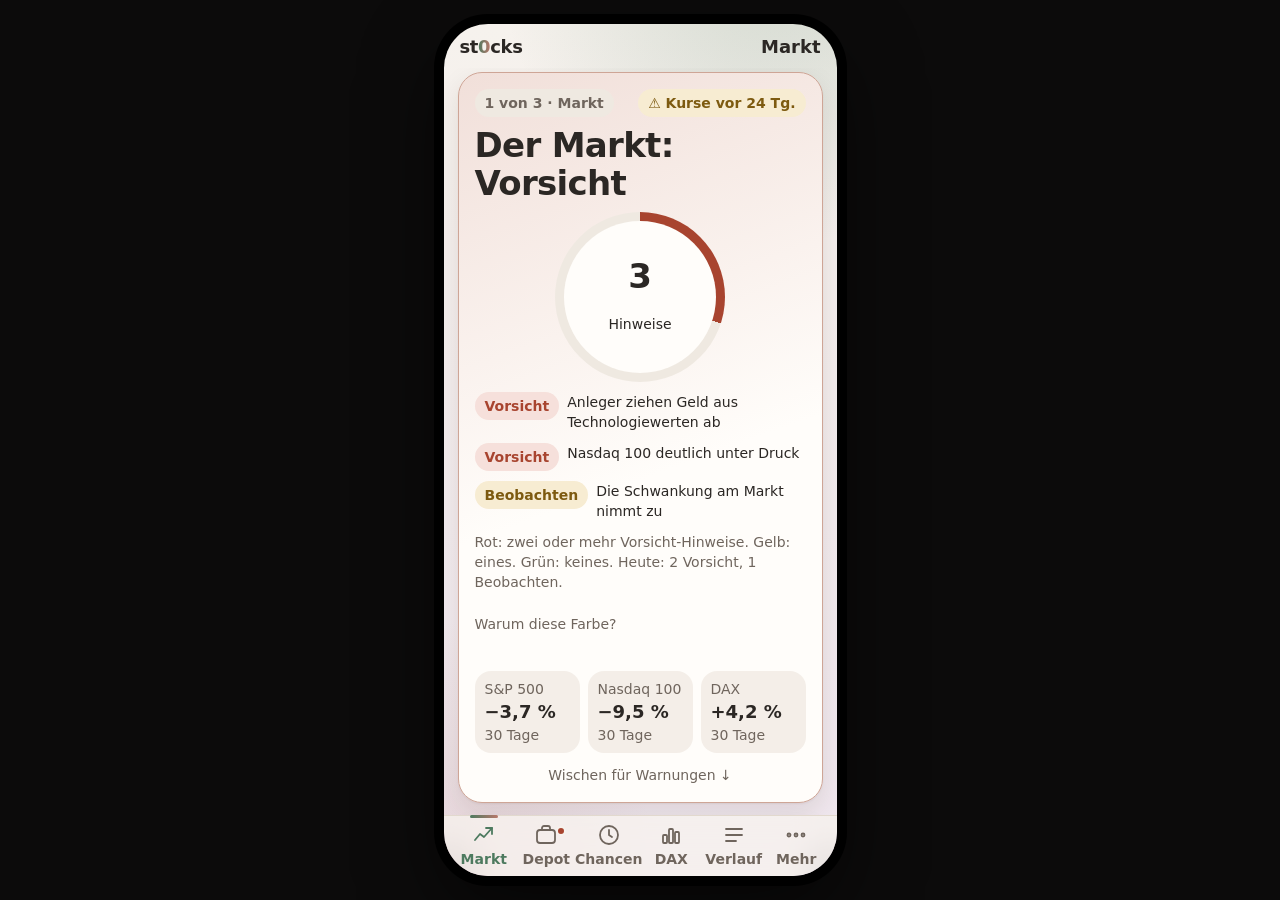
<file: docs/index.html>
<!doctype html>
<html lang="de">
<head>
<meta charset="utf-8">
<meta name="viewport" content="width=device-width, initial-scale=1, viewport-fit=cover">
<meta name="theme-color" content="#161413" media="(prefers-color-scheme: dark)">
<meta name="theme-color" content="#f6f2ed" media="(prefers-color-scheme: light)">
<meta name="apple-mobile-web-app-capable" content="yes">
<meta name="mobile-web-app-capable" content="yes">
<meta name="apple-mobile-web-app-title" content="st0cks">
<meta name="apple-mobile-web-app-status-bar-style" content="black-translucent">
<title>st0cks</title>
<link rel="apple-touch-icon" href="icon.png">
<link rel="icon" type="image/png" href="favicon.png">
<link rel="manifest" href="manifest.webmanifest">
<style>
:root{
  --bg:#161413;--bg2:#1d1a1f;--surface:#201d1b;--surface2:#2a2623;--line:#38332f;--text:#efe9e2;--muted:#a79f96;
  --accent:#9dbaa6;--accent2:#d9a79b;--accent-ink:#16201a;
  --ok:#9dc4a8;--ok-soft:#26332b;--warn:#e3c07a;--warn-soft:#382f1c;--bad:#e59a8f;--bad-soft:#3b2724;--info:#a9b4c2;--info-soft:#262b31;
  --glass:rgba(22,20,19,.72);--shadow:0 1px 2px rgba(0,0,0,.35),0 12px 32px rgba(0,0,0,.32);
  --fs-s:14px;--fs-m:18px;--fs-l:34px;--r:24px;--t:.2s;
  --font:system-ui,-apple-system,"SF Pro Text","Segoe UI",Roboto,sans-serif;
}
:root[data-theme="light"]{
  --bg:#f6f2ed;--bg2:#efe6ee;--surface:#fffdfa;--surface2:#efe9e1;--line:#e2d9ce;--text:#2b2724;--muted:#6f655d;
  --accent:#4d7a5f;--accent2:#b8786b;--accent-ink:#fff;
  --ok:#3f6b51;--ok-soft:#e1eee5;--warn:#7d5a10;--warn-soft:#f7ecd2;--bad:#a8442f;--bad-soft:#f6e0db;--info:#4d5968;--info-soft:#e8ecf1;
  --glass:rgba(246,242,237,.78);--shadow:0 1px 2px rgba(60,40,20,.06),0 10px 26px rgba(60,40,20,.10);
}
@media (prefers-color-scheme:light){:root:not([data-theme="dark"]){
  --bg:#f6f2ed;--bg2:#efe6ee;--surface:#fffdfa;--surface2:#efe9e1;--line:#e2d9ce;--text:#2b2724;--muted:#6f655d;
  --accent:#4d7a5f;--accent2:#b8786b;--accent-ink:#fff;
  --ok:#3f6b51;--ok-soft:#e1eee5;--warn:#7d5a10;--warn-soft:#f7ecd2;--bad:#a8442f;--bad-soft:#f6e0db;--info:#4d5968;--info-soft:#e8ecf1;
  --glass:rgba(246,242,237,.78);--shadow:0 1px 2px rgba(60,40,20,.06),0 10px 26px rgba(60,40,20,.10);}}
*{box-sizing:border-box;-webkit-tap-highlight-color:transparent}
html,body{height:100%;margin:0;overscroll-behavior:none}
body{font:400 var(--fs-s)/1.45 var(--font);color:var(--text);background:#0c0b0b;display:grid;place-items:center}
button{font:inherit;color:inherit;background:none;border:0;cursor:pointer;min-height:44px;min-width:44px}
.app{position:relative;width:100%;height:100dvh;overflow:hidden;
  background:radial-gradient(120% 60% at 85% -10%,color-mix(in srgb,var(--accent) 22%,transparent),transparent 60%),
             radial-gradient(90% 50% at 0% 100%,color-mix(in srgb,var(--accent2) 16%,transparent),transparent 60%),
             linear-gradient(180deg,var(--bg),var(--bg2));display:flex;flex-direction:column}
@media (min-width:520px){.app{width:393px;height:min(852px,100dvh);border-radius:44px;box-shadow:0 0 0 10px #000,0 30px 80px rgba(0,0,0,.6)}}
/* Kopf */
header{padding:calc(env(safe-area-inset-top) + 10px) 16px 8px;display:flex;align-items:center;gap:10px}
.brand{font-size:var(--fs-m);font-weight:800;letter-spacing:-.02em}
.brand em{font-style:normal;background:linear-gradient(90deg,var(--accent),var(--accent2));-webkit-background-clip:text;background-clip:text;color:transparent}
.title{font-size:var(--fs-m);font-weight:700}
.sp{flex:1}
.search{display:flex;align-items:center;gap:8px;background:var(--surface);border:1px solid var(--line);border-radius:14px;padding:0 12px;height:44px;flex:1;max-width:60%}
.search input{all:unset;flex:1;font-size:var(--fs-m);min-width:0}
.chip{display:inline-flex;align-items:center;gap:6px;border-radius:99px;padding:4px 10px;font-size:var(--fs-s);font-weight:600;background:var(--surface2);color:var(--muted);white-space:nowrap}
.chip.warn{background:var(--warn-soft);color:var(--warn)}
.chip.bad{background:var(--bad-soft);color:var(--bad)}
.chip.ok{background:var(--ok-soft);color:var(--ok)}
.chip.info{background:var(--info-soft);color:var(--info)}
/* Hauptbereich */
main{flex:1;min-height:0;position:relative}
.screen{position:absolute;inset:0;overflow-y:auto;scroll-snap-type:y mandatory;scroll-behavior:smooth;overscroll-behavior:contain;padding:0 14px;display:none;scrollbar-width:none}
.screen::-webkit-scrollbar{display:none}
.screen.on{display:block}
.screen.list{scroll-snap-type:none;padding-bottom:24px}
.tile{height:100%;scroll-snap-align:start;scroll-snap-stop:always;padding:4px 0 12px}
.card{height:100%;background:linear-gradient(160deg,color-mix(in srgb,var(--tone,var(--accent)) 16%,var(--surface)),var(--surface) 55%);
  border:1px solid color-mix(in srgb,var(--tone,var(--accent)) 35%,var(--line));border-radius:var(--r);box-shadow:var(--shadow);
  padding:16px;display:flex;flex-direction:column;gap:10px;overflow:hidden;position:relative}
.card.tap{cursor:pointer;transition:transform var(--t)}
.card.tap:active{transform:scale(.985)}
.row{display:flex;align-items:center;gap:8px;flex-wrap:wrap}
.muted{color:var(--muted)}
.m{font-size:var(--fs-m);font-weight:700;line-height:1.3}
.big{font-size:var(--fs-l);font-weight:800;letter-spacing:-.02em;line-height:1.1}
/* Urteil */
.verdict{display:flex;align-items:center;gap:16px}
.ring{--p:0;--c:var(--ok);width:92px;height:92px;border-radius:50%;flex:none;display:grid;place-items:center;
  background:conic-gradient(var(--c) calc(var(--p)*1%),var(--surface2) 0);position:relative}
.ring::after{content:"";position:absolute;inset:9px;border-radius:50%;background:var(--surface)}
.ring b{position:relative;z-index:1;font-size:var(--fs-l);font-weight:800}
.badge{display:inline-flex;align-items:center;gap:8px;font-size:var(--fs-m);font-weight:800;padding:8px 14px;border-radius:14px}
.gilt{--tone:var(--ok);--c:var(--ok)} .gilt .badge{background:var(--ok-soft);color:var(--ok)}
.wackelt{--tone:var(--warn);--c:var(--warn)} .wackelt .badge{background:var(--warn-soft);color:var(--warn)}
.widerlegt{--tone:var(--bad);--c:var(--bad)} .widerlegt .badge{background:var(--bad-soft);color:var(--bad)}
.unbekannt{--tone:var(--info);--c:var(--info)} .unbekannt .badge{background:var(--info-soft);color:var(--info)}
.facts{display:grid;grid-template-columns:1fr 1fr 1fr;gap:8px;margin-top:auto}
.fact{background:color-mix(in srgb,var(--surface2) 70%,transparent);border-radius:16px;padding:8px 10px}
.fact small{display:block;color:var(--muted);font-size:var(--fs-s);white-space:nowrap}
.facts+.facts{margin-top:0}.facts+.facts .fact{padding:5px 8px}
.fact b{font-size:var(--fs-m)}
.hint{text-align:center;color:var(--muted);font-size:var(--fs-s);margin-top:2px}
.spark{width:100%;flex:1;min-height:36px}
.stale{color:var(--warn)}
/* Balken */
.bar{display:grid;grid-template-columns:110px 1fr 56px;gap:8px;align-items:center;margin:6px 0}
.bar .tr{height:12px;border-radius:99px;background:var(--surface2);position:relative;overflow:hidden}
.bar .fl{position:absolute;top:0;bottom:0;border-radius:99px;background:linear-gradient(90deg,var(--accent),var(--accent2))}
.bar .fl.neg{background:linear-gradient(90deg,var(--bad),var(--accent2))}
.bar .fl.over{background:linear-gradient(90deg,var(--warn),var(--bad))}
.bar span:last-child{text-align:right;font-weight:700}
.limit{position:relative}
/* Karten in Listen */
.alert{border-radius:18px;padding:12px 14px;background:var(--surface2);border-left:5px solid var(--tone,var(--info));margin-bottom:10px}
.alert.v{--tone:var(--bad)} .alert.b{--tone:var(--warn)} .alert.c{--tone:var(--ok)} .alert.i{--tone:var(--info)}
.alert .h{font-weight:700;font-size:var(--fs-m);line-height:1.3}
details summary{cursor:pointer;color:var(--muted);min-height:44px;display:flex;align-items:center}
details p{margin:0 0 8px}
.seg{display:flex;background:var(--surface);border:1px solid var(--line);border-radius:14px;padding:3px;margin:0 14px 8px}
.seg button{white-space:nowrap;flex:1;border-radius:11px;font-weight:700;color:var(--muted);transition:background var(--t)}
.seg button.on{background:var(--accent);color:var(--accent-ink)}
.li{background:var(--surface);border:1px solid var(--line);border-radius:18px;padding:14px;margin:0 0 10px}
/* Tab-Leiste */
nav{padding:6px 10px calc(env(safe-area-inset-bottom) + 6px);display:flex;gap:2px;background:var(--glass);backdrop-filter:blur(18px) saturate(1.4);-webkit-backdrop-filter:blur(18px) saturate(1.4);border-top:1px solid var(--line)}
nav button{flex:1;display:flex;flex-direction:column;align-items:center;justify-content:center;gap:2px;border-radius:14px;color:var(--muted);font-size:var(--fs-s);font-weight:600;position:relative;transition:color var(--t)}
nav button svg{width:24px;height:24px;stroke:currentColor;fill:none;stroke-width:1.8;stroke-linecap:round;stroke-linejoin:round}
nav button.on{color:var(--accent)}
nav button.on::before{content:"";position:absolute;top:-7px;width:28px;height:3px;border-radius:3px;background:linear-gradient(90deg,var(--accent),var(--accent2))}
nav .dot{position:absolute;top:4px;right:calc(50% - 20px);width:10px;height:10px;border-radius:50%;background:var(--bad);border:2px solid var(--bg)}
/* Detail */
#sheet,.pane{overscroll-behavior:contain}
#sheet{position:absolute;inset:0;z-index:20;background:var(--bg);transform:translateY(100%);transition:transform var(--t) ease-out;display:flex;flex-direction:column;touch-action:pan-y}
#sheet.open{transform:none}
#sheet .grab{width:44px;height:5px;border-radius:5px;background:var(--line);margin:calc(env(safe-area-inset-top) + 8px) auto 6px}
.dh{padding:0 16px 8px}
.dtabs{display:flex;gap:6px;padding:0 12px 8px}
.dtabs button{flex:1;border-radius:12px;font-weight:700;color:var(--muted);background:var(--surface);border:1px solid var(--line);font-size:var(--fs-s)}
.dtabs button.on{background:var(--accent);color:var(--accent-ink);border-color:transparent}
.panes{flex:1;min-height:0;position:relative;overflow:hidden}
.pane{position:absolute;inset:0;overflow-y:auto;padding:4px 16px calc(env(safe-area-inset-bottom) + 24px);transform:translateX(0);transition:transform var(--t),opacity var(--t);scrollbar-width:none}
.pane.l{transform:translateX(-30px);opacity:0;pointer-events:none}
.pane.r{transform:translateX(30px);opacity:0;pointer-events:none}
.sec{margin:14px 0 6px;font-weight:700;font-size:var(--fs-m)}
.matrix{position:relative;height:170px;border-radius:18px;background:
  linear-gradient(var(--line),var(--line)) 50% 0/1px 100% no-repeat,linear-gradient(var(--line),var(--line)) 0 50%/100% 1px no-repeat,var(--surface);border:1px solid var(--line)}
.matrix i{position:absolute;color:var(--muted);font-style:normal;font-size:var(--fs-s);padding:6px 8px}
.matrix .pt{position:absolute;width:22px;height:22px;border-radius:50%;background:var(--accent);border:3px solid var(--bg);transform:translate(-50%,50%)}
.two{display:grid;grid-template-columns:1fr 1fr;gap:10px}
.two>div{background:var(--surface);border:1px solid var(--line);border-radius:16px;padding:12px}
.two h4{margin:0 0 6px;font-size:var(--fs-s);text-transform:uppercase;letter-spacing:.05em}
.lamp{display:inline-block;width:12px;height:12px;border-radius:50%;margin-right:8px;vertical-align:middle}
.lamp.gruen{background:var(--ok)}.lamp.gelb{background:var(--warn)}.lamp.rot{background:var(--bad)}.lamp.unbekannt{background:var(--info)}
.cols{display:flex;align-items:flex-end;gap:12px;height:120px;margin:8px 0}
.col{flex:1;display:flex;flex-direction:column;justify-content:flex-end;align-items:center;gap:4px;height:100%}
.col div{width:100%;border-radius:10px 10px 4px 4px;background:linear-gradient(180deg,var(--accent),color-mix(in srgb,var(--accent) 50%,var(--accent2)))}
.col div.est{background:repeating-linear-gradient(45deg,color-mix(in srgb,var(--accent2) 75%,transparent) 0 6px,color-mix(in srgb,var(--accent2) 35%,transparent) 6px 12px)}

/* Kennzahlen-Karten */
.kc{background:var(--surface);border:1px solid var(--line);border-left:5px solid var(--rtc,var(--info));border-radius:18px;margin:0 0 10px}
.kc summary{display:block;color:var(--text);list-style:none;cursor:pointer;padding:10px 12px;min-height:44px}
.kc summary::-webkit-details-marker{display:none}
.kc .top{display:flex;align-items:center;gap:8px}
.kc .top b{flex:1}
.kc .val{display:flex;align-items:center;gap:8px;margin-top:2px}
.kc .val b{font-size:var(--fs-m);white-space:nowrap}
.kc .val .muted{flex:1}
.kc .spk{width:84px;height:28px;margin-left:auto;stroke:var(--rtc,var(--info));fill:none;stroke-width:2.2;stroke-linejoin:round;stroke-linecap:round}
.kc .body{padding:0 12px 12px}
.kc.top{--rtc:var(--ok)} .kc.good{--rtc:color-mix(in srgb,var(--ok) 70%,var(--info))} .kc.mid{--rtc:var(--warn)} .kc.low{--rtc:var(--bad)}
.rtc{white-space:nowrap;border-radius:99px;padding:2px 10px;font-weight:700;background:color-mix(in srgb,var(--rtc,var(--info)) 20%,transparent);color:var(--text)}
.arr{font-weight:700} .arr.up,.arr.up2{color:var(--ok)} .arr.down,.arr.down2{color:var(--bad)}
.kh{display:flex;gap:6px;margin:8px 0}
.kh>div{flex:1;background:var(--surface2);border-radius:12px;padding:6px 8px;min-width:0}
.kh i{display:block;font-style:normal;color:var(--muted)} .kh b{display:block}
.kh u{text-decoration:none;font-weight:700} .kh u.up{color:var(--ok)} .kh u.down{color:var(--bad)}
.kh .est{background:repeating-linear-gradient(45deg,color-mix(in srgb,var(--accent2) 22%,transparent) 0 6px,transparent 6px 12px),var(--surface2)}
.kn{border-radius:12px;padding:8px 10px;margin-top:8px;background:var(--warn-soft);color:var(--text)}
.kn.einmal,.kn.kurzfristig,.kn.strukturell{background:var(--info-soft)} .kn.risiko{background:var(--bad-soft)}

/* Kachel: Logo, Score-Verlauf, Kursziel-Band */
.flogo{width:44px;height:44px;border-radius:12px;object-fit:contain;background:#fff;flex:none}
.flogo.ini{display:inline-grid;place-items:center;background:var(--surface2);color:var(--muted);font-weight:800}
.strip{display:flex;align-items:center;gap:8px;background:color-mix(in srgb,var(--surface2) 70%,transparent);border-radius:14px;padding:6px 12px;min-height:44px}
.strip .it{display:flex;flex-direction:column;line-height:1.15} .strip .it b{font-size:var(--fs-m)} .strip .it span{color:var(--muted)}
.strip .d{margin-left:auto;font-weight:800;font-size:var(--fs-m)} .strip .d.up{color:var(--ok)} .strip .d.down{color:var(--bad)}
.band{border-radius:18px;padding:12px 14px;background:linear-gradient(135deg,color-mix(in srgb,var(--ok) 20%,transparent),transparent 80%),var(--surface2);border:1px solid color-mix(in srgb,var(--ok) 35%,var(--line))}
.band.stale{background:var(--surface2);border-color:var(--line)} .band.stale .pct{color:var(--muted)}
.band.neg{background:linear-gradient(135deg,color-mix(in srgb,var(--bad) 20%,transparent),transparent 80%),var(--surface2);border-color:color-mix(in srgb,var(--bad) 35%,var(--line))}
.band .lab{font-weight:800;letter-spacing:.04em;text-transform:uppercase;color:var(--muted)}
.band .main{display:flex;align-items:flex-end;justify-content:space-between;gap:8px}
.band .pct{font-size:var(--fs-l);font-weight:800;line-height:1.05;color:var(--ok)} .band.neg .pct{color:var(--bad)}
.band .r{text-align:right;color:var(--muted)} .band .r b{color:var(--text);font-size:var(--fs-m)}
.scale{position:relative;height:12px;border-radius:99px;margin:14px 8px 4px;background:linear-gradient(90deg,var(--ok),var(--accent2))}
.scale i{position:absolute;top:50%;width:18px;height:18px;border-radius:50%;transform:translate(-50%,-50%);border:3px solid var(--bg)}
.scale .kurs{background:var(--text)} .scale .ziel{background:var(--accent);border-radius:4px 50% 50% 4px}
.scale-l{display:flex;justify-content:space-between;color:var(--muted)}
.legend{display:flex;gap:12px;color:var(--muted)} .legend i{display:inline-block;width:12px;height:12px;border-radius:50%;margin-right:4px;vertical-align:-1px} .legend .k{background:var(--text)} .legend .z{background:var(--accent)}
/* Detail: Umsatz/Gewinn, Chart */
.gr{display:grid;grid-template-columns:1fr auto;gap:6px;align-items:end;margin:8px 0;padding:10px 12px;background:var(--surface);border:1px solid var(--line);border-radius:16px}
.gr .big2{font-size:var(--fs-m);font-weight:800}
.bars{display:flex;gap:8px;align-items:flex-end;height:96px}
.bars .c{display:flex;flex-direction:column;align-items:center;justify-content:flex-end;width:58px;height:100%;gap:2px}
.bars .c div{width:100%;border-radius:8px 8px 3px 3px;background:var(--surface2);border:1px solid var(--line)}
.bars .c div.last{background:var(--accent);border-color:transparent}
.bars .c div.est{background:repeating-linear-gradient(45deg,color-mix(in srgb,var(--accent2) 70%,transparent) 0 5px,color-mix(in srgb,var(--accent2) 30%,transparent) 5px 10px);border-color:transparent}
.bars .c u{text-decoration:none;font-weight:700} .bars .c u.up{color:var(--ok)} .bars .c u.down{color:var(--bad)}
.chart{width:100%;height:auto;background:var(--surface);border:1px solid var(--line);border-radius:16px}

/* Unternehmen, Chance/Risiko, SWOT */
.what{color:var(--text)}
.cr .row2{display:flex;justify-content:space-between;gap:8px;margin-top:8px} .cr .tr{height:12px;border-radius:99px;background:var(--surface2);overflow:hidden} .cr .tr i{display:block;height:100%;border-radius:99px}
.cr .g{background:linear-gradient(90deg,var(--accent),var(--ok))} .cr .r{background:linear-gradient(90deg,var(--accent2),var(--bad))}
.info{background:var(--surface);border:1px solid var(--line);border-radius:18px;padding:4px 14px 10px;margin:0 0 10px}
.info h4{margin:10px 0 2px;color:var(--muted);text-transform:uppercase;letter-spacing:.05em}
/* Zustände */
.skel{border-radius:var(--r);height:100%;background:linear-gradient(100deg,var(--surface) 30%,var(--surface2) 50%,var(--surface) 70%) 0 0/200% 100%;animation:sh 1.2s linear infinite}
@keyframes sh{to{background-position:-200% 0}}
.state{height:100%;display:flex;flex-direction:column;align-items:center;justify-content:center;gap:12px;text-align:center;padding:24px}
.state .ico{font-size:var(--fs-l)}
#off{display:none;background:var(--warn-soft);color:var(--warn);text-align:center;padding:6px;font-weight:600}
.demo{position:absolute;top:calc(env(safe-area-inset-top) + 2px);left:50%;transform:translateX(-50%);z-index:50;font-size:14px;background:var(--warn);color:#000;border-radius:99px;padding:0 10px;pointer-events:none;font-weight:700;opacity:.9}
@media (prefers-reduced-motion:reduce){*{transition:none!important;animation:none!important;scroll-behavior:auto!important}}
</style>
</head>
<body>
<div class="app" id="app">
  <div id="off">Kein Netz. Angezeigt wird der zuletzt geladene Stand.</div>
  <header id="hd"></header>
  <main id="main"></main>
  <nav id="nav"></nav>
  <section id="sheet" aria-modal="true" role="dialog"></section>
</div>
<script src="kpi.js"></script>
<script src="charts.js"></script>
<script>
let DATA = null;
const TODAY = (() => { const d = new Date(); return d.getFullYear() + "-" + String(d.getMonth() + 1).padStart(2, "0") + "-" + String(d.getDate()).padStart(2, "0"); })();
const $ = (s, r = document) => r.querySelector(s);
const nm = s => String(s || "").replace(/,?\s+(Inc\.?|Corporation|Corp\.?|plc|N\.V\.|SE|AG|Co\., Ltd\.|Holding Inc\.|Group)$/i, "").replace(/,?\s+(Inc\.?|Corporation|Corp\.?|plc|N\.V\.|SE|AG)$/i, "");
const short = s => String(s || "").split(/[\/(]/)[0].replace(/ und .*/, "").trim();
const esc = s => String(s ?? "").replace(/[&<>"]/g, c => ({ "&": "&amp;", "<": "&lt;", ">": "&gt;", '"': "&quot;" }[c]));
const nf = (v, d = 0) => v == null ? "–" : new Intl.NumberFormat("de-DE", { maximumFractionDigits: d, minimumFractionDigits: d }).format(v);
const pct = (v, d = 0) => v == null ? "keine Daten" : (v > 0 ? "+" : v < 0 ? "−" : "") + nf(Math.abs(v), d) + " %";
const days = d => d ? Math.round((new Date(TODAY) - new Date(d)) / 864e5) : null;
const ago = d => { const n = days(d); return n == null ? "keine Daten" : n <= 0 ? "heute" : n === 1 ? "gestern" : "vor " + n + " Tg."; };
const dm = d => d ? d.slice(8, 10) + "." + d.slice(5, 7) + "." : "–";
const tb = iso => new Date(iso).toLocaleString("de-DE", { timeZone: "Europe/Berlin", day: "2-digit", month: "2-digit", hour: "2-digit", minute: "2-digit" }).replace(",", "");
const agoT = iso => { const m = (Date.now() - new Date(iso)) / 6e4; return m < 60 ? "vor " + Math.max(1, Math.round(m)) + " Min." : m < 1440 ? "vor " + Math.round(m / 60) + " Std." : "vor " + Math.round(m / 1440) + " Tg."; };
const freshT = (label, iso, maxH) => { const old = !iso || (Date.now() - new Date(iso)) / 36e5 > maxH;
  return `<span class="chip ${old ? "warn" : ""}">${old ? "⚠ " : ""}${esc(label)} ${iso ? esc(agoT(iso)) : "keine Daten"}</span>`; };
const fresh = (label, d, maxDays) => { const n = days(d); const old = n == null || n > maxDays;
  return `<span class="chip ${old ? "warn" : ""}" title="${esc(label)}">${old ? "⚠ " : ""}${esc(label)} ${esc(ago(d))}</span>`; };
const STATE = new URLSearchParams(location.search).get("state"); // loading | empty | error

/* ---------- Icons ---------- */
const IC = {
  markt: '<svg viewBox="0 0 24 24"><path d="M3 17l5-6 4 3 8-9"/><path d="M14 5h6v6"/></svg>',
  depot: '<svg viewBox="0 0 24 24"><rect x="3" y="7" width="18" height="13" rx="3"/><path d="M8 7V5a2 2 0 012-2h4a2 2 0 012 2v2"/></svg>',
  chancen: '<svg viewBox="0 0 24 24"><circle cx="12" cy="12" r="9"/><path d="M12 7v5l3 2"/></svg>',
  verlauf: '<svg viewBox="0 0 24 24"><path d="M4 6h16M4 12h16M4 18h10"/></svg>',
  dax: '<svg viewBox="0 0 24 24"><rect x="4" y="12" width="4" height="8" rx="1"/><rect x="10" y="6" width="4" height="14" rx="1"/><rect x="16" y="9" width="4" height="11" rx="1"/></svg>',
  mehr: '<svg viewBox="0 0 24 24"><circle cx="5" cy="12" r="1.5"/><circle cx="12" cy="12" r="1.5"/><circle cx="19" cy="12" r="1.5"/></svg>'
};
const TABS = [["markt", "Markt"], ["depot", "Depot"], ["chancen", "Chancen"], ["dax", "DAX"], ["verlauf", "Verlauf"], ["mehr", "Mehr"]];

/* ---------- Markt: Regeln und Warnungen (alles aus lage.json, Regeln sichtbar) ---------- */
let R = {};
function warnings() {
  const w = [], d = dm(DATA.lage.asof), src = "Yahoo Finance, Schlusskurse vom " + d;
  const nd = R["^NDX"], xk = R.XLK, rsp = R.RSP, vx = R["^VIX"], sp = R["^GSPC"];
  if (xk && rsp && xk.m1 <= -10 && rsp.m1 > 0)
    w.push({ k: "v", h: "Anleger ziehen Geld aus Technologiewerten ab", t: `Technologie ${pct(xk.m1, 1)} im letzten Monat, der Gesamtmarkt gleichgewichtet ${pct(rsp.m1, 1)}.`,
      why: "Regel: Technologie fällt im Monat um 10 % oder mehr, während der breite Markt steigt. Dann wechselt Geld in andere Branchen.", src, d });
  if (nd && nd.m1 <= -8) w.push({ k: "v", h: "Nasdaq 100 deutlich unter Druck", t: `${pct(nd.m1, 1)} in einem Monat, ${nf(Math.abs(nd.hi), 1)} % unter dem Jahreshoch.`,
      why: "Regel: Monatsverlust ab 8 % gilt als Vorsicht.", src, d });
  if (vx && vx.m1 >= 25) w.push({ k: "b", h: "Die Schwankung am Markt nimmt zu", t: `Angstbarometer VIX bei ${nf(vx.px, 1)}, ${pct(vx.m1, 0)} im Monat.`,
      why: "Regel: VIX steigt im Monat um 25 % oder mehr. Unter 20 gilt als ruhig, über 30 als Stress.", src, d });
  if (sp && sp.hi > -5 && sp.ma200 > 0) w.push({ k: "i", h: "Der Gesamtmarkt hält sich", t: `S&P 500 nur ${nf(Math.abs(sp.hi), 1)} % unter dem Hoch und ${nf(sp.ma200, 1)} % über der 200-Tage-Linie.`,
      why: "Regel: Abstand zum Hoch unter 5 % und über dem 200-Tage-Schnitt = intakter Aufwärtstrend.", src, d });
  const c = DATA.chancen.find(v => v.verdict === "gilt" && v.dd != null && v.dd <= -25 && v.pot_pct != null && v.pot_pct >= 40);
  if (c) w.push({ k: "c", h: `Chance: ${c.name} liegt deutlich unter dem Hoch`, t: `${pct(c.dd, 0)} zum Hoch, Analysten erwarten ${pct(c.pot_pct, 0)} (${c.pot_n} Analysten, Stand ${dm(c.pot_asof)}).`,
      why: "Regel: These gilt (Score ab 80), Kurs mindestens 25 % unter dem Hoch, Kursziel mindestens 40 % über dem Kurs.", src: "Eigene Prüfung, Analystenziele vom " + dm(c.pot_asof), d: dm(c.px_date) });
  return w;
}
const KIND = { v: "Vorsicht", b: "Beobachten", c: "Chance", i: "Info" };

/* ---------- Kachel (Aktie) ---------- */
function spark(v) {
  const a = v.spark; if (!a || a.length < 8) return '<div class="muted">Kursverlauf: keine Daten</div>';
  const mn = Math.min(...a), mx = Math.max(...a), W = 320, H = 64;
  const pts = a.map((y, i) => [i / (a.length - 1) * W, H - 6 - (y - mn) / (mx - mn || 1) * (H - 12)]);
  const line = pts.map((p, i) => (i ? "L" : "M") + p[0].toFixed(1) + " " + p[1].toFixed(1)).join(" ");
  const up = a[a.length - 1] >= a[0], col = up ? "var(--ok)" : "var(--bad)";
  return `<svg class="spark" viewBox="0 0 ${W} ${H}" preserveAspectRatio="none" role="img" aria-label="Kursverlauf 1 Jahr"><defs><linearGradient id="g${v.id}" x1="0" x2="0" y1="0" y2="1"><stop offset="0" stop-color="${col}" stop-opacity=".35"/><stop offset="1" stop-color="${col}" stop-opacity="0"/></linearGradient></defs>
  <path d="${line} L${W} ${H} L0 ${H}Z" fill="url(#g${v.id})"/><path d="${line}" fill="none" stroke="${col}" stroke-width="2.5" stroke-linejoin="round"/></svg>`;
}
const VT = { gilt: ["✓", "These gilt"], wackelt: ["!", "These wackelt"], widerlegt: ["✕", "These widerlegt"], unbekannt: ["?", "keine Daten"] };
/* ---------- Kachel-Bausteine ---------- */
const eur0 = (v, cur) => { const e = KPI.toEur(v, cur); return e == null ? "–" : (cur === "EUR" ? "" : "≈ ") + nf(e, 0) + " €"; };
const logoHtml = v => DATA.logos && DATA.logos[v.id] ? `<img class="flogo" alt="" src="${DATA.logos[v.id]}">` : `<span class="flogo ini" aria-hidden="true">${esc((v.name || "?").replace(/[^A-Za-z0-9]/g, "").slice(0, 2).toUpperCase())}</span>`;
function scoreStrip(v) {
  const a = v.slog || []; if (!a.length) return '<div class="strip muted">Score-Verlauf: keine Daten</div>';
  const day = r => r.slice(8, 10) + "." + r.slice(5, 7) + ".", tm = r => r.slice(11, 16);
  const items = a.map((x, i) => { const same = a.some((y, j) => j !== i && y.r.slice(0, 10) === x.r.slice(0, 10)); return `<div class="it"><b>${x.s}</b><span>${day(x.r)}${same ? " " + tm(x.r) : ""}</span></div>`; }).join('<span class="muted" aria-hidden="true">›</span>');
  const d = a.length > 1 ? a[a.length - 1].s - a[a.length - 2].s : null;
  return `<div class="strip"><span class="muted" style="font-weight:700">SCORE</span>${items}${d == null ? "" : `<span class="d ${Math.abs(d) <= 2 ? "" : d > 0 ? "up" : "down"}">${d === 0 ? "±0" : (d > 0 ? "+" : "−") + Math.abs(d)}</span>`}</div>`;
}
function potBand(v) {
  const k = DATA.all[v.id] && DATA.all[v.id].k, p = k && k.potential, px = k && k.last && k.last.price, cur = v.cur;
  if (!p || !p.mean || !px) return '<div class="band stale"><div class="lab">Bis zum Kursziel</div><div class="m">keine Daten</div></div>';
  const stale = days(p.as_of) > 14, up = (p.mean / px - 1) * 100;
  const lo = Math.min(p.low || p.mean, px), hi = Math.max(p.high || p.mean, px, p.mean), pos = x => Math.max(0, Math.min(100, (x - lo) / ((hi - lo) || 1) * 100));
  const dt = p.as_of ? p.as_of.slice(8, 10) + "." + p.as_of.slice(5, 7) + "." + p.as_of.slice(0, 4) : "keine Daten";
  return `<div class="band ${stale ? "stale" : up < 0 ? "neg" : ""}"><div class="main"><div><div class="lab">Bis zum Kursziel</div><div class="pct">${pct(up, 0)}</div></div>
    <div class="r"><b>${up >= 0 ? "+" : "−"} ${eur0(Math.abs(p.mean - px), cur)}</b> je Aktie<br>Ø-Ziel ${eur0(p.mean, cur)}<br>${stale ? "⚠ " : ""}Ziele: ${dt}</div></div>
    <div class="scale" role="img" aria-label="Kurs und Durchschnittsziel zwischen niedrigstem und höchstem Ziel"><i class="kurs" style="left:${pos(px)}%"></i><i class="ziel" style="left:${pos(p.mean)}%"></i></div>
    <div class="scale-l"><span>Tief ${eur0(p.low || p.mean, cur)}</span><span class="legend"><span><i class="k"></i>Kurs</span><span><i class="z"></i>Ziel</span></span><span>Hoch ${eur0(p.high || p.mean, cur)}</span></div>
    </div>`;
}
function stockTile(v) {
  const [ic, tx] = VT[v.verdict], A = DATA.all[v.id], kk = Object.assign({ info: A.info }, A.k), since = v.entry_price && kk.last && kk.last.price ? (kk.last.price / v.entry_price - 1) * 100 : null;
  const z = v.catalyst && v.catalyst.date ? dm(v.catalyst.date) : "offen", F = v.fund || {}, fx = (x, u) => x == null ? "–" : nf(x, 1) + u;
  return `<div class="tile"><div class="card tap ${v.verdict}" data-open="${esc(v.id)}">
    <div class="row"><span class="chip info">${esc(v.gics || short(v.sector) || "Sektor: keine Daten")}</span>${v.depot ? '<span class="chip ok">Depot</span>' : ""}<span class="sp"></span>${fresh("Kurs", v.px_date, 2)}</div>
    <div class="verdict" style="align-items:flex-start;gap:12px"><div class="ring" style="--p:${v.score ?? 0};width:68px;height:68px;flex:none"><b>${v.score ?? "–"}</b></div>
      <div style="flex:1;min-width:0"><div class="badge" style="padding:4px 12px"><span aria-hidden="true">${ic}</span>${tx}</div>
        <div class="m" style="margin-top:6px">${esc(nm(v.name))}</div><div class="muted">${esc(v.ticker)} · ${v.px_eur == null ? "Kurs: keine Daten" : "≈ " + nf(v.px_eur, 2) + " €"}</div></div>${logoHtml(v)}</div>
    ${kk.info && kk.info.was1 ? `<div class="what">${esc(kk.info.was1)}</div>` : ""}
    <div class="m">${esc(v.reason)}</div>
    ${scoreStrip(v)}
    ${potBand(v)}
    ${spark(v)}
    <div class="facts">
      <div class="fact"><small>zum Hoch</small><b>${pct(v.dd, 0)}</b></div>
      <div class="fact"><small>Regeln</small><b>${rules(Object.assign({}, v, { k: kk })).ok} von ${rules(Object.assign({}, v, { k: kk })).total}</b></div>
      <div class="fact"><small>Zahlen am</small><b>${z}</b></div></div>
    <div class="facts" title="Erwartung der Analysten für das laufende Geschäftsjahr${F.asof ? ", Stand " + dm(F.asof) : ""}">
      <div class="fact"><small>KGV erwartet</small><b>${fx(F.fpe, "")}</b></div>
      <div class="fact"><small>Betriebsmarge</small><b>${fx(F.om, " %")}</b></div>
      <div class="fact"><small>Cashflow-M.</small><b>${fx(F.fcf, " %")}</b></div></div>
    </div></div>`;
}
function mismatch(v) { const m = /(\d+)\s*% unter/.exec(v.reason || ""); if (!m || v.dd == null || Math.abs(+m[1] - Math.abs(v.dd)) <= 5) return "";
  return `<div class="chip warn" style="white-space:normal">⚠ Text sagt ${m[1]} % unter dem Hoch, der Kurs zeigt ${pct(v.dd, 0)}: Text ist älter als der Kurs</div>`; }
const skeleton = n => Array.from({ length: n }, () => '<div class="tile"><div class="skel"></div></div>').join("");
const emptyState = (t, s) => `<div class="tile"><div class="card"><div class="state"><div class="ico">🔍</div><div class="m">${t}</div><div class="muted">${s}</div></div></div></div>`;
const errorState = '<div class="tile"><div class="card" style="--tone:var(--bad)"><div class="state"><div class="ico">⚠️</div><div class="m">Daten konnten nicht geladen werden</div><div class="muted">Das liegt am Netz oder an der Datenbank, nicht an deinem Gerät. Gezeigt wird nichts Altes als frisch.</div><button class="chip bad" onclick="location.reload()">Erneut versuchen</button></div></div></div>';

/* ---------- Bildschirme ---------- */
function bars(rows, max) {
  return rows.map(r => { const w = Math.min(Math.abs(r.m1) / max * 50, 50), neg = r.m1 < 0;
    return `<div class="bar"><span>${esc(r.n)}</span><span class="tr"><span class="fl ${neg ? "neg" : ""}" style="${neg ? `right:50%;left:${50 - w}%` : `left:50%;right:${50 - w}%`}"></span></span><span>${pct(r.m1, 1)}</span></div>`; }).join("");
}
function klumpen(list) {
  const total = list.length || 1, by = {};
  list.forEach(v => { const k = short(v.sector) || "Ohne Sektor"; by[k] = (by[k] || 0) + 1; });
  const ki = list.filter(v => /Halbleiter|KI|Chip|Speicher|Rechenzentr/i.test(v.sector || "")).length;
  const rows = Object.entries(by).map(([n, c]) => ({ n, p: c / total * 100 })).sort((a, b) => b.p - a.p).slice(0, 4);
  rows.unshift({ n: "Thema Chips/KI", p: ki / total * 100, thema: true });
  return rows.map(r => `<div class="bar"><span>${esc(r.n)}</span><span class="tr"><span class="fl ${r.p > 40 ? "over" : ""}" style="left:0;right:${100 - r.p}%"></span></span><span class="${r.p > 40 ? "stale" : ""}">${nf(r.p, 0)} %</span></div>`).join("")
    + `<div class="muted">Grenze 40 %. ${rows.some(r => r.p > 40) ? "⚠ Mindestens ein Bereich liegt darüber." : "Alles darunter."}</div>`;
}
function renderMarkt() {
  if (STATE === "loading") return skeleton(3);
  if (STATE === "error") return errorState;
  const W = warnings(), nV = W.filter(x => x.k === "v").length, nB = W.filter(x => x.k === "b").length;
  const lvl = nV >= 2 ? "v" : nV + nB >= 1 ? "b" : "c", txt = { v: "Vorsicht", b: "Beobachten", c: "In Ordnung" }[lvl], tone = { v: "bad", b: "warn", c: "ok" }[lvl];
  const sec = DATA.lage.rows.filter(r => r.k === "sec" || r.k === "reg" || r.k === "asset").sort((a, b) => b.m1 - a.m1);
  const top = sec.slice(0, 3), low = sec.slice(-4);
  const src = "Yahoo Finance, Schlusskurse vom " + dm(DATA.lage.asof);
  return `
  <div class="tile"><div class="card" style="--tone:var(--${tone})">
    <div class="row"><span class="chip">1 von 3 · Markt</span><span class="sp"></span>${freshT("Kurse", DATA.lage.fetched, 36)}</div>
    <div class="big">Der Markt: ${txt}</div>
    <div class="ring" style="--p:${lvl === "c" ? 100 : lvl === "b" ? 60 : 30};--c:var(--${tone});width:170px;height:170px;align-self:center"><b style="font-size:var(--fs-l);text-align:center;line-height:1.2">${nV + nB}<br><small style="font-size:var(--fs-s,13px);font-weight:500">${nV + nB === 1 ? "Hinweis" : "Hinweise"}</small></b></div>
    ${W.some(x => x.k === "v" || x.k === "b") ? "" : '<div class="m">Keine Warnung aktiv</div>'}
    ${W.filter(x => x.k === "v" || x.k === "b").slice(0, 4).map(x => `<div class="row" style="gap:8px;align-items:flex-start"><span class="chip ${x.k === "v" ? "bad" : "warn"}">${x.k === "v" ? "Vorsicht" : "Beobachten"}</span><span style="flex:1">${esc(x.h)}</span></div>`).join("")}
    <div class="muted">Rot: zwei oder mehr Vorsicht-Hinweise. Gelb: eines. Grün: keines. Heute: ${nV} Vorsicht, ${nB} Beobachten.</div>
    <details><summary>Warum diese Farbe?</summary><p>Sechs feste Regeln auf Kursdaten (${esc(src)}). Die Regeln stehen unter jeder Warnung.</p></details>
    <div class="facts">${["^GSPC","^NDX","^GDAXI"].map(k => R[k] ? `<div class="fact"><small>${esc(R[k].n)}</small><b>${pct(R[k].m1, 1)}</b><small>30 Tage</small></div>` : "").join("")}</div>
    <div class="hint">Wischen für Warnungen ↓</div></div></div>
  <div class="tile"><div class="card">
    <div class="row"><span class="chip">1 von 3 · Frühwarnung</span><span class="sp"></span>${freshT("Stand", DATA.lage.fetched, 36)}</div>
    <div class="m">Was heute zählt</div>
    <div style="overflow:auto">${W.map(x => `<div class="alert ${x.k}"><div class="row"><span class="chip ${{ v: "bad", b: "warn", c: "ok", i: "info" }[x.k]}">${KIND[x.k]}</span><span class="muted">${esc(x.d)}</span></div>
      <div class="h">${esc(x.h)}</div><div>${esc(x.t)}</div><details><summary>Warum?</summary><p>${esc(x.why)}</p><p class="muted">Quelle: ${esc(x.src)}</p></details></div>`).join("") || '<div class="muted">Keine Hinweise.</div>'}</div></div></div>
  <div class="tile"><div class="card">
    <div class="row"><span class="chip">1 von 3 · Geldfluss</span><span class="sp"></span>${freshT("Stand", DATA.lage.fetched, 36)}</div>
    <div class="m">Wohin das Geld in 30 Tagen floss</div>
    <div class="muted">Stärkste: ${top.map(r => esc(r.n)).join(", ")}. Schwächste: ${low.slice().reverse().map(r => esc(r.n)).join(", ")}.</div>
    <div style="overflow:auto">${bars(sec.slice(0, 4).concat(sec.slice(-5)), 20)}</div>
    <div class="muted">Fonds auf Branchen, Regionen und Anlageklassen (Näherung). Quelle: ${esc(src)}.</div></div></div>
  <div class="tile"><div class="card">
    <div class="row"><span class="chip">2 von 3 · Klumpen</span><span class="sp"></span><span class="chip">nach Anzahl</span></div>
    <div class="m">Wie breit streuen deine Aktien?</div>
    <div class="muted">Depot (${DATA.depot.length} Aktien)</div>${klumpen(DATA.depot)}
    <div class="muted" style="margin-top:8px">Top 10 der Chancen</div>${klumpen(DATA.chancen)}</div></div>`;
}
function renderDepot(q) {
  if (STATE === "loading") return skeleton(2);
  const list = DATA.depot.filter(v => !q || (v.name + v.ticker).toLowerCase().includes(q));
  const bad = DATA.depot.filter(v => v.verdict !== "gilt").length;
  const head = `<div class="tile"><div class="card" style="--tone:var(--${bad ? "warn" : "ok"})">
    <div class="row"><span class="chip">2 von 3 · Depot</span></div>
    <div class="big">${bad} von ${DATA.depot.length}</div><div class="m">Aktien im Depot haben keine gültige These mehr oder wackeln</div>
    <div>${DATA.depot.map(v => `<div class="row" style="margin:6px 0"><span class="lamp ${{ gilt: "gruen", wackelt: "gelb", widerlegt: "rot" }[v.verdict] || "unbekannt"}"></span><span style="flex:1">${esc(v.name)}</span><b>${v.score ?? "–"}</b></div>`).join("")}</div>
    <div class="muted">Auf dem Handy nur Ticker und Urteil. Stückzahlen und Beträge bleiben auf deinem Rechner.</div></div></div>`;
  return head + (list.length ? list.map(stockTile).join("") : emptyState("Nichts gefunden", "Kein Depot-Wert passt zur Suche."));
}
let chMode = "top";
function renderChancen(q) {
  if (STATE === "loading") return skeleton(3);
  let list = chMode === "top" ? DATA.chancen : Object.values(DATA.sectors).flat().map(id => DATA.all[id]);
  list = list.filter(v => !q || (v.name + v.ticker + (v.sector || "")).toLowerCase().includes(q));
  const note = chMode === "top" && !q && DATA.chancen_note ? `<div class="tile"><div class="card"><div class="state"><div class="ico">⚖️</div><div class="m">${esc(DATA.chancen_note)}</div><div class="muted">Lieber weniger Treffer als ein Klumpen.</div></div></div></div>` : "";
  return list.length ? list.map(stockTile).join("") + note : emptyState("Nichts gefunden", "Versuche einen anderen Namen oder Ticker.");
}
/* ---------- DAX: alle 40 Werte, Daten aus dax-data.json (StockAnalysis, Zweitquelle) ---------- */
let DAXD = null, daxErr = false, daxMode = "dd";
const DAX_THESEN = ["RHM", "SAP", "IFX", "G24", "ENR"];
function loadDax() { if (DAXD || daxErr) return; fetch("dax-data.json?t=" + Date.now(), { cache: "no-store" }).then(r => { if (!r.ok) throw 0; return r.json(); }).then(d => { DAXD = d; if (tab === "dax") draw(); }).catch(() => { daxErr = true; if (tab === "dax") draw(); }); }
const dx = (x, u, d = 1) => x == null ? "–" : nf(x, d) + (u || "");
function daxTile(x) {
  const dd = x.abstand_hoch_pct, zone = dd != null && dd <= -20;
  const kz = x.kursziel, up = kz && kz.mean && x.kurs ? (kz.mean / x.kurs - 1) * 100 : null;
  const lo = Math.min(x.tief52 ?? x.kurs, x.kurs), hi = Math.max(x.hoch52 ?? x.kurs, x.kurs), pos = v => Math.max(0, Math.min(100, (v - lo) / ((hi - lo) || 1) * 100));
  const stale = kz && days(kz.datum) > 14;
  const J = (x.jahre || []).slice().sort((a, b) => a.jahr - b.jahr), mx = Math.max(1, ...J.map(j => j.umsatz || 0));
  const bars = J.map(j => `<div style="flex:1;text-align:center"><div style="height:44px;display:flex;align-items:flex-end"><i style="display:block;width:100%;height:${Math.max(4, (j.umsatz || 0) / mx * 100)}%;background:var(--accent);opacity:.75;border-radius:4px 4px 0 0"></i></div><small class="muted">${j.jahr}</small><div style="font-size:11px">${j.nettogewinn == null ? "–" : nf(j.nettogewinn / 1000, 1)}</div></div>`).join("");
  const hv = (x.halbjahre_oder_quartale || []).map(h => `<tr><td>${esc(h.label)}</td><td style="text-align:right">${nf(h.umsatz, 0)}</td><td style="text-align:right">${dx(h.nettogewinn, "", 0)}</td><td style="text-align:right">${dx(h.eps, "", 2)}</td></tr>`).join("");
  const nt = x.naechster_termin, termin = nt ? nt.slice(8, 10) + "." + nt.slice(5, 7) + "." + nt.slice(2, 4) : "offen";
  const ur = x.rueckgangs_ursache, urT = ur ? (typeof ur === "string" ? ur : (ur.text || ur.ursache || "")) : "";
  return `<div class="tile"><div class="card"><div class="row"><span class="chip info">DAX</span>${zone ? '<span class="chip warn">Rückgang ab 20 %</span>' : ""}<span class="sp"></span><span class="chip" title="Kursdaten vom ${esc(x.stand)}">Kurs ${esc(ago(x.stand))}</span></div>
    <div class="verdict" style="align-items:flex-start;gap:12px"><div style="flex:1;min-width:0"><div class="m">${esc(nm(x.name))}</div><div class="muted">${esc(x.sym)} · ${dx(x.kurs, " €", 2)} · Börsenwert ${dx(x.boersenwert_mrd, " Mrd. €", 1)}</div></div><div class="ring" style="--p:${Math.max(0, Math.min(100, 100 + (dd ?? 0)))};width:60px;height:60px;flex:none"><b style="font-size:15px">${dd == null ? "–" : nf(dd, 0)}</b></div></div>
    <div class="band ${stale ? "stale" : up != null && up < 0 ? "neg" : ""}"><div class="main"><div><div class="lab">Bis zum Kursziel</div><div class="pct">${up == null ? "keine Daten" : pct(up, 0)}</div></div><div class="r">Ø-Ziel ${dx(kz && kz.mean, " €", 0)}<br>${kz && kz.analysten ? kz.analysten + " Analysten" : "Anzahl: keine Daten"}<br>${stale ? "⚠ " : ""}Ziele: ${kz && kz.datum ? dm(kz.datum) + kz.datum.slice(0, 4) : "keine Daten"}</div></div></div>
    <div class="scale" role="img" aria-label="Kurs zwischen 52-Wochen-Tief und -Hoch"><i class="kurs" style="left:${pos(x.kurs)}%"></i></div><div class="scale-l"><span>52W-Tief ${dx(x.tief52, " €", 0)}</span><span class="legend"><span><i class="k"></i>Kurs</span></span><span>52W-Hoch ${dx(x.hoch52, " €", 0)}</span></div>
    <div class="facts"><div class="fact"><small>zum Hoch</small><b>${pct(dd, 0)}</b></div><div class="fact"><small>KGV erwartet</small><b>${dx(x.kgv_erwartet, "", 1)}</b></div><div class="fact"><small>Dividende</small><b>${dx(x.rendite_pct, " %", 1)}</b></div></div>
    <div class="facts"><div class="fact"><small>Betriebsmarge</small><b>${dx(x.op_marge_pct, " %", 1)}</b></div><div class="fact"><small>Cashflow-M.</small><b>${dx(x.fcf_marge_pct, " %", 1)}</b></div><div class="fact"><small>Zahlen am</small><b>${esc(termin)}</b></div></div>
    ${urT ? `<div class="m">Ursache des Rückgangs: ${esc(urT)}</div>` : (zone ? '<div class="chip warn" style="white-space:normal">Ursache des Rückgangs: nicht belegt</div>' : "")}
    <details><summary>Zahlen der letzten Jahre</summary><div style="display:flex;gap:6px;margin:6px 0">${bars}</div><div class="muted">Balken = Umsatz, Zahl = Nettogewinn in Mrd. €</div>
      ${hv ? `<table style="width:100%;font-size:12px;margin-top:8px"><tr class="muted"><td>${x.periode === "quartal" ? "Quartal" : "Halbjahr"}</td><td style="text-align:right">Umsatz</td><td style="text-align:right">Gewinn</td><td style="text-align:right">EPS</td></tr>${hv}</table><div class="muted">Mio. €; EPS in €</div>` : ""}</details>
    <details><summary>Lücken und Quellen</summary>${(x.luecken || []).map(l => `<p>• ${esc(l)}</p>`).join("") || "<p>Keine Lücken gemeldet.</p>"}<p class="muted">Quelle: StockAnalysis (Zweitquelle), keine Firmenmitteilung gelesen.</p></details>
    </div></div>`;
}
function renderDax(q) {
  loadDax();
  if (daxErr) return errorState;
  if (!DAXD) return skeleton(3);
  let l = DAXD.items.filter(x => !q || (x.name + x.sym).toLowerCase().includes(q));
  l = l.slice().sort((a, b) => daxMode === "dd" ? (a.abstand_hoch_pct ?? 0) - (b.abstand_hoch_pct ?? 0) : String(a.name).localeCompare(String(b.name), "de"));
  const ids = DAX_THESEN.map(t => Object.entries(DATA.all).find(([, a]) => a.k && a.k.ticker === t)).filter(Boolean);
  const hint = !q ? `<div class="tile"><div class="card"><div class="m">Weitere DAX-Werte mit eigener These</div><div class="muted">${ids.map(([id, a]) => `<span class="chip info" data-open="${esc(id)}">${esc(nm(a.k.name))}</span>`).join(" ")}</div><div class="muted">Stand der Daten: ${esc(tb(DAXD.generated))} Uhr. ${esc(DAXD.quelle)}.</div></div></div>` : "";
  const seg = `<div class="seg" style="margin:0 0 8px"><button data-dm="dd" class="${daxMode === "dd" ? "on" : ""}">Größter Rückgang</button><button data-dm="az" class="${daxMode === "az" ? "on" : ""}">A bis Z</button></div>`;
  return (l.length ? seg + l.map(daxTile).join("") : emptyState("Nichts gefunden", "Versuche einen anderen Namen.")) + hint;
}
function renderVerlauf() {
  const st = DATA.status, run = DATA.run;
  const sline = st ? `Lauf ${esc(st.type)} gestartet ${dm(st.start.slice(0, 10))} ${esc(st.start.slice(11))} Uhr. Status: ${({ laeuft: "läuft noch oder wurde nicht beendet", gelb: "beendet, mit Hinweisen (gelb)", gruen: "sauber beendet (grün)", rot: "mit Fehlern beendet (rot)" })[st.state] || esc(st.state)}.` : "Lauf-Status: keine Daten.";
  return `<div style="padding:4px 0"><div class="li" style="border-left:5px solid var(--warn)"><div class="m">Letzter Deep-Lauf</div><div>${sline}</div><div class="muted">Letzter gespeicherter Lauf: ${esc(run.id)} · ${esc(run.summary || "")}</div></div>
   <div class="sec" style="margin-left:2px">Entscheidungen</div>
   ${DATA.hist.map(x => `<div class="li"><div class="row"><span class="chip ${x.t === "neu" ? "ok" : x.t === "verletzt" ? "bad" : "info"}">${x.t === "neu" ? "aufgenommen" : x.t === "verletzt" ? "These gebrochen" : "beendet"}</span><span class="muted">${dm(x.d)}</span></div><div class="m">${esc(x.n)}</div><div class="muted">${esc(x.x)}</div></div>`).join("")}</div>`;
}
function renderMehr() {
  const th = localStorage.getItem("theme") || "system";
  return `<div style="padding:4px 0">
  <div class="li"><div class="m">Darstellung</div><div class="seg" style="margin:8px 0 0">${["system", "light", "dark"].map(t => `<button data-theme-set="${t}" class="${th === t ? "on" : ""}">${{ system: "Automatisch", light: "Hell", dark: "Dunkel" }[t]}</button>`).join("")}</div></div>
  <div class="li"><div class="m">Regeln</div><div>These gilt ab Score 80, wackelt von 70 bis 79, ist widerlegt darunter oder bei gebrochenem Stop-Kriterium.</div><div>Einstiegszone: bis 70 % unter dem Hoch. Ab 40 % zählt sie nur mit geprüfter Ursache.</div></div>
  <div class="li"><div class="m">Datenstand</div><div>Kurse: ${dm(DATA.lage.asof)} · Lauf: ${esc(DATA.run.id)}</div>${DATA.status ? `<div>Letzter Deep-Lauf: ${({ laeuft: "nicht beendet", gelb: "mit Hinweisen", gruen: "sauber", rot: "mit Fehlern" })[DATA.status.state] || esc(DATA.status.state)}</div>` : ""}</div>
  <div class="li" style="border-left:5px solid var(--warn)"><div class="m">Hinweis</div><div>Das ist Recherche nach meinen eigenen Regeln, keine Anlageberatung.</div></div></div>`;
}

/* ---------- Detail ---------- */
const sheet = $("#sheet"); let cur = null, tabI = 0; const DT = ["Urteil", "Zahlen", "Rückgang", "Verlauf"];
function dnum(v) { /* Erklärsätze aus Zahlen, mit Maßstab */
  const r = v.rev3; if (!r || r.length < 3 || r[0].v == null || r[1].v == null) return "Umsatz: keine Daten.";
  const g = (r[1].v / r[0].v - 1) * 100, g2 = r[2].v != null ? (r[2].v / r[1].v - 1) * 100 : null;
  return `Umsatz ≈ ${nf(r[1].v, 1)} Mrd. € im letzten Geschäftsjahr, ${pct(g, 0)} zum Jahr davor. ${g > 15 ? "Das ist sehr stark (Markt: etwa 4 bis 5 %)." : g > 8 ? "Das ist gut." : g > 0 ? "Das ist mäßig." : "Das ist schwach."}${g2 != null ? ` Erwartet für das laufende Jahr: ${pct(g2, 0)} (Schätzung der Analysten).` : ""}`;
}

/* ---------- Kennzahlen (Auf einen Blick) ---------- */
const NOTE_LAB = { einmal: "Einmaleffekt", kurzfristig: "wahrscheinlich kurzfristig", beobachten: "beobachten", risiko: "echtes Risiko", strukturell: "branchentypisch" };
function kspark(vals) {
  const v = (vals || []).map(x => (typeof x === "number" && isFinite(x) ? x : null)), pts = v.map((x, i) => x == null ? null : [i, x]).filter(Boolean);
  if (pts.length < 2) return "";
  const W = 84, H = 28, mn = Math.min(...pts.map(p => p[1])), mx = Math.max(...pts.map(p => p[1])), rg = (mx - mn) || 1, n = v.length;
  const X = i => 3 + (W - 6) * i / Math.max(1, n - 1), Y = x => 3 + (H - 6) * (1 - (x - mn) / rg);
  return `<svg class="spk" viewBox="0 0 ${W} ${H}" role="img" aria-label="Verlauf"><path d="${pts.map((p, i) => (i ? "L" : "M") + X(p[0]).toFixed(1) + " " + Y(p[1]).toFixed(1)).join(" ")}"/></svg>`;
}
function kpiCard(k) {
  const rt = k.rt || "info", lab = k.lab || KPI.RT[rt], dir = k.dir && k.dir !== "na" ? k.dir : null;
  const note = k.note ? `<div class="kn ${esc(k.note.v)}"><b>Warum? ${esc(NOTE_LAB[k.note.v] || "")}</b> ${esc(k.note.t)}</div>`
    : rt === "low" ? '<div class="kn"><b>Warum so schwach?</b> Die Ursache liegt noch nicht vor. Der nächste Lauf ergänzt sie.</div>' : "";
  const hist = k.h && k.h.length ? `<div class="muted">${esc(k.hl || "")}</div><div class="kh">${k.h.map(c => `<div class="${c.est ? "est" : ""}"><i>${esc(c.y)}</i><b>${esc(c.v)}</b>${c.g ? `<u class="${esc(c.c)}">${esc(c.g)}</u>` : ""}</div>`).join("")}</div>` : "";
  return `<details class="kc ${rt}"><summary><div class="top"><b>${esc(k.title)}</b><span class="rtc">${esc(lab)}</span></div>
    <div class="val"><b>${esc(k.val)}</b>${dir ? `<span class="arr ${dir}" title="${esc(KPI.DIRTXT[dir])}">${KPI.ARROW[dir]}</span>` : ""}${kspark(k.sp)}</div>
    <div class="muted">${esc(k.sub || "")}</div></summary><div class="body"><div>${esc(k.text)}</div>${hist}${note}</div></details>`;
}
let gmMode = "5", stMode = "kum";
const safe = fn => { try { return fn(); } catch (err) { return '<div class="muted">Diagramm konnte nicht gezeichnet werden.</div>'; } };
/* ---------- Detail: Überblick (Kurs, Chart, Umsatz/Gewinn, Termine) ---------- */
function chart5(v) {
  const k = v.k || {}, f = KPI.toEur(1, k.pcur || v.cur);
  if (!k.px || k.px.length < 8 || !f) return '<div class="muted">Kursverlauf: keine Daten</div>';
  const px = k.px.map(x => x * f), fc = KPI.toEur(1, v.cur) || f, mean = k.potential && k.potential.mean ? k.potential.mean * fc : null, ent = v.entry_price ? v.entry_price * fc : null;
  const W = 340, H = 160, L = 44, R = 8, T = 12, B = 26, all = px.concat(mean ? [mean] : [], ent ? [ent] : []), mn = Math.min(...all), mx = Math.max(...all), rg = (mx - mn) || 1;
  const X = i => L + (W - L - R) * i / (px.length - 1), Y = x => T + (H - T - B) * (1 - (x - mn) / rg);
  const line = px.map((y, i) => (i ? "L" : "M") + X(i).toFixed(1) + " " + Y(y).toFixed(1)).join(" ");
  const hl = (val, txt, col) => val == null ? "" : `<line x1="${L}" x2="${W - R}" y1="${Y(val).toFixed(1)}" y2="${Y(val).toFixed(1)}" stroke="${col}" stroke-dasharray="5 4" stroke-width="1.5"/><text x="${L + 4}" y="${(Y(val) - 4).toFixed(1)}" font-size="14" fill="${col}">${txt}</text>`;
  const my = d => d ? d.slice(5, 7) + "/" + d.slice(2, 4) : "";
  return `<svg class="chart" viewBox="0 0 ${W} ${H}" role="img" aria-label="Kursverlauf der letzten 5 Jahre in Euro mit Durchschnittsziel und Aufnahmekurs">
    <path d="${line} L${X(px.length - 1)} ${H - B} L${L} ${H - B}Z" fill="var(--accent)" opacity=".12"/><path d="${line}" fill="none" stroke="var(--accent)" stroke-width="2" stroke-linejoin="round"/>
    ${hl(mean, "Ø-Ziel", "var(--ok)")}${hl(ent, "Aufnahme", "var(--muted)")}
    <text x="2" y="${Y(mx).toFixed(1)}" font-size="14" fill="var(--muted)" dominant-baseline="hanging">${nf(mx, 0)}</text><text x="2" y="${Y(mn).toFixed(1)}" font-size="14" fill="var(--muted)">${nf(mn, 0)}</text>
    <text x="${L}" y="${H - 6}" font-size="14" fill="var(--muted)">${my(k.px0)}</text><text x="${W - R}" y="${H - 6}" font-size="14" fill="var(--muted)" text-anchor="end">${my(k.px1)} (€)</text></svg>`;
}
function growthRow(v, label, key, ekey) {
  const k = v.k || {}, g = k.growth, e = k.est;
  if (!g || !g.periods || !e || !e[ekey] || !e.years || e.years.length < 6) return "";
  const m = KPI.growthMetrics({ growth: g }), mm = m && m[key === "revenue" ? "rev" : "ni"], cur = KPI.curOf(e.unit || g.unit);
  const conv = x => { const z = KPI.toEur(x * 1e6, cur); return z == null ? null : z / 1e9; };
  const cells = [3, 4, 5].map(i => ({ y: String(e.years[i]) + (i === 5 ? " e" : ""), v: conv(e[ekey][i]), g: KPI.gOf(e[ekey][i], e[ekey][i - 1]), est: i === 5 }));
  const mxv = Math.max(...cells.map(c => c.v || 0)) || 1;
  const bars = cells.map(c => `<div class="c"><b>${c.v == null ? "–" : nf(c.v, c.v >= 10 ? 0 : 1)}</b><div class="${c.est ? "est" : ""}" style="height:${c.v == null ? 0 : Math.max(4, c.v / mxv * 60)}px"></div><u class="${c.g == null ? "" : c.g >= 0 ? "up" : "down"}">${c.g == null ? "–" : pct(c.g, 0)}</u><span class="muted">${esc(c.y)}</span></div>`).join("");
  const dir = mm && mm.dir && mm.dir !== "na" ? `<span class="arr ${mm.dir}" title="${esc(KPI.DIRTXT[mm.dir])}">${KPI.ARROW[mm.dir]}</span>` : "";
  return `<div class="gr"><div><div class="muted">${label}</div><div class="big2">${mm && mm.q != null ? pct(mm.q, 0) : "–"} ${dir}</div><div class="muted">Quartal zum Vorjahr<br>12 Monate: ${mm && mm.ttm != null ? pct(mm.ttm, 0) : "–"}</div></div><div class="bars">${bars}</div></div>`;
}
function overview(v) {
  const k = v.k || {}, last = k.last && k.last.price, since = v.entry_price && last ? (last / v.entry_price - 1) * 100 : null, e = k.est, g = k.growth;
  const dEur = since != null && KPI.toEur(last - v.entry_price, v.cur) != null ? KPI.toEur(last - v.entry_price, v.cur) : null;
  let l12 = "", exp = "";
  if (g && g.periods && g.annual) { const per = g.per_year || 4, P = g.periods, rc = P.revenue.length >= per ? KPI.sumN(P.revenue, 0, per) : null, nc = P.net_income.length >= per ? KPI.sumN(P.net_income, 0, per) : null;
    l12 = `<div><b>Letzte 12 Monate:</b> Umsatz ${rc != null ? KPI.euM(rc, g.unit) : "keine Daten"} · Gewinn ${nc != null ? KPI.euM(nc, g.unit) : "keine Daten"}</div>`; }
  if (e && e.rev && e.years && e.years.length >= 6) { const eg = KPI.gOf(e.rev[5], e.rev[4]), pg = e.eps_last > 0 && e.eps_cur != null ? KPI.gOf(e.eps_cur, e.eps_last) : null;
    exp = `<div><b>Analysten erwarten ${esc(e.years[5])}:</b> Umsatz ${eg == null ? "keine Daten" : pct(eg, 0)} · Gewinn je Aktie ${pg == null ? "keine Daten" : pct(pg, 0)}</div>`; }
  const c = v.catalyst, term = c && c.date ? `${dm(c.date)}${c.date.slice(0, 4)} · ${esc(c.event || "Zahlen")}` : "Termin noch unbekannt";
  return `<div class="two"><div><h4>Kurs</h4><b class="m">${v.px_eur == null ? "keine Daten" : "≈ " + nf(v.px_eur, 2) + " €"}</b><div class="muted">${last ? nf(last, 2) + " " + esc(v.cur) : ""}</div></div>
    <div><h4>Seit Aufnahme</h4><b class="m" style="color:${since == null ? "inherit" : since >= 0 ? "var(--ok)" : "var(--bad)"}">${pct(since, 1)}</b><div class="muted">${dEur == null ? "" : "≈ " + (dEur >= 0 ? "+" : "−") + nf(Math.abs(dEur), 2) + " € je Aktie · "}seit ${dm(v.entry_date)}</div></div></div>
    <div class="sec">Kurs über 5 Jahre</div>${chart5(v)}
    ${techBlock(v)}
    <div id="gblock">${safe(() => CH.growth(v.k || {}, gmMode))}</div>
    <div id="sblock">${safe(() => CH.stair(v.k || {}, stMode))}</div>
    <div style="margin-top:8px">${l12}${exp}<div><b>Nächste Zahlen:</b> ${term}</div></div>`;
}
function kpiPane(v) {
  let ks = null; try { ks = KPI.data(Object.assign({ id: v.id }, v.k || {})); } catch (_) { ks = null; }
  if (!ks || !ks.length) return overview(v) + '<div class="m">Kennzahlen: keine Daten</div><div class="muted">Für diese Aktie liegen keine Umsatz- und Gewinnreihen vor.</div>';
  const ord = { top: 0, good: 1, mid: 2, low: 3 }, by = (a, b) => (ord[a.rt] ?? 4) - (ord[b.rt] ?? 4);
  const pros = ks.filter(k => k.pro && (k.rt === "top" || k.rt === "good")).sort(by).slice(0, 3), cons = ks.filter(k => k.con && (k.rt === "low" || (k.rt === "mid" && k.id === "pe"))).slice(0, 3);
  const li = (a, c) => a.length ? a.map(k => `<div style="margin:4px 0">${esc(c === "p" ? k.pro : k.con)}</div>`).join("") : '<div class="muted">Nichts Auffälliges.</div>';
  const stale = days(v.pot_asof) > 14 ? '<div class="chip warn" style="margin-bottom:8px">⚠ Kursziele älter als 14 Tage</div>' : "";
  return overview(v) + `<div class="sec">Auf einen Blick</div>${stale}<div class="muted" style="margin-bottom:8px">Stufe: sehr gut, gut, mittel, schwach. Pfeil: Tempo wird besser (▲) oder schlechter (▼). Antippen für die Erklärung. Faustregeln, keine Anlageberatung.</div>
    ${ks.map(kpiCard).join("")}
    <div class="sec">Säulen der These</div>${v.pillars.map(p => `<div style="margin:6px 0"><span class="lamp ${esc(p.l)}"></span><b>${esc(p.n)}</b>: ${esc(p.c)}${p.tr ? ` <span class="muted">(${esc(p.tr)})</span>` : ""}</div>`).join("") || '<div class="muted">keine Daten</div>'}
    <div class="muted" style="margin-top:10px">Beträge in Euro, bei Fremdwährung grob umgerechnet (≈). Erwartungen: Durchschnitt der Analysten.</div>`;
}
/* ---------- Unternehmen, Chance/Risiko, SWOT ---------- */
function infoTop(v) {
  const i = v.info || {}, k = v.k || {};
  const m = /(\d+(?:,\d+)?)\s*%\s*unter dem (?:52[- ]Wochen-)?Hoch/.exec(i.kurs || ""), stale = m && v.dd != null && Math.abs(parseFloat(m[1].replace(",", ".")) - Math.abs(v.dd)) > 5
    ? `<div class="chip warn" style="white-space:normal;margin-top:4px">⚠ Text nennt ${esc(m[1])} % unter dem Hoch, der Kurs zeigt ${pct(v.dd, 0)}: Text ist älter als der Kurs</div>` : "";
  const blk = (lab, txt) => txt ? `<h4>${lab}</h4><div>${esc(txt)}</div>` : "";
  if (!i.was && !i.gm && !i.kurs) return '<div class="info"><h4>Was das Unternehmen macht</h4><div class="muted">keine Daten</div></div>';
  return `<div class="info">${blk("Was das Unternehmen macht", i.was)}${blk("Geschäftsmodell", i.gm)}${i.kurs ? `<h4>Was ist mit dem Kurs passiert?</h4><div>${esc(i.kurs)}</div>${stale}` : ""}</div>`;
}
function swotBlock(v) {
  let ks = []; try { ks = KPI.data(Object.assign({ id: v.id }, v.k || {})) || []; } catch (_) { ks = []; }
  const ord = { top: 0, good: 1, mid: 2, low: 3 }, by = (a, b) => (ord[a.rt] ?? 4) - (ord[b.rt] ?? 4), i = v.info || {};
  const pros = ks.filter(x => x.pro && (x.rt === "top" || x.rt === "good" || (x.id === "sz" && x.pro))).sort(by).slice(0, 3).map(x => x.pro);
  const cons = ks.filter(x => x.con && (x.rt === "low" || (x.rt === "mid" && x.id === "pe") || (x.id === "sz" && x.con))).slice(0, 3).map(x => x.con);
  const li = a => a.length ? a.slice(0, 3).map(x => `<div style="margin:4px 0">${esc(x)}</div>`).join("") : '<div class="muted">Nichts Auffälliges.</div>';
  const p = v.k && v.k.potential, px = v.k && v.k.last && v.k.last.price; let cr = "";
  if (p && p.mean && px) {
    const ch = (p.mean / px - 1) * 100, rk = p.low ? (p.low / px - 1) * 100 : null, rr = rk != null ? Math.max(0, -rk) : null, mx = Math.max(ch, rr || 0, 1);
    cr = `<div class="cr"><div class="row2"><span>Chance bis Ø-Ziel</span><b style="color:var(--ok)">${pct(ch, 1)}</b></div><div class="tr"><i class="g" style="width:${(Math.max(ch, 0) / mx * 100).toFixed(0)}%"></i></div>
      ${rk != null ? `<div class="row2"><span>Risiko bis schwächstem Ziel</span><b style="color:var(${rk < 0 ? "--bad" : "--ok"})">${pct(rk, 1)}</b></div><div class="tr"><i class="r" style="width:${((rr || 0) / mx * 100).toFixed(0)}%"></i></div>${rk >= 0 ? '<div class="muted">Selbst das niedrigste Analystenziel liegt über dem Kurs.</div>' : ""}` : ""}
      <div class="muted">Analystenziele (Meinung, keine Prognose)${p.as_of ? ", Stand " + dm(p.as_of) + p.as_of.slice(0, 4) : ""}${days(p.as_of) > 14 ? " ⚠ veraltet" : ""}.</div></div>`;
  }
  return `<div class="sec">Chance, Risiko und SWOT</div>${cr}
    <div class="two" style="margin-top:10px"><div><h4 style="color:var(--ok)">Stärken</h4>${li(pros)}</div><div><h4 style="color:var(--bad)">Schwächen</h4>${li(cons)}</div></div>
    <div class="two" style="margin-top:10px"><div><h4 style="color:var(--accent)">Chancen</h4>${li(i.chancen || [])}</div><div><h4 style="color:var(--warn)">Risiken</h4>${li(i.risiken || [])}</div></div>`;
}
/* ---------- Analysten-Sicht: Chart-Lage, Regel-Check, Szenarien, Datenlücken ---------- */
const RULES = { score: 80, zoneMin: 20, zoneMax: 70, pot: 15, rev: 10, ma200: -10, analysts: 5, potDays: 14 };
function tech(v) {
  const px = (v.k && v.k.px) || [], n = px.length; if (n < 30) return null;
  const last = px[n - 1], at = w => n > w ? (last / px[n - 1 - w] - 1) * 100 : null, win = px.slice(-52);
  const ma = px.slice(-40).reduce((a, b) => a + b, 0) / Math.min(40, n);
  let peak = win[0], dd = 0; win.forEach(x => { peak = Math.max(peak, x); dd = Math.min(dd, (x / peak - 1) * 100); });
  const r = []; for (let i = 1; i < win.length; i++) r.push(Math.log(win[i] / win[i - 1]));
  const mu = r.reduce((a, b) => a + b, 0) / r.length, vol = Math.sqrt(r.reduce((a, b) => a + (b - mu) ** 2, 0) / (r.length - 1)) * Math.sqrt(52) * 100;
  return { m1: at(4), m3: at(13), m6: at(26), m12: at(52), ma: (last / ma - 1) * 100, dd, vol };
}
function rules(v) {
  const k = v.k || {}, p = k.potential || {}, tc = tech(v), gm = KPI.growthMetrics({ growth: k.growth }), rev = gm && gm.rev ? gm.rev.ttm : null, fcf = k.est ? k.est.fcf_last : null;
  const fresh = p.as_of != null && days(p.as_of) <= RULES.potDays && (p.analysts || 0) >= RULES.analysts;
  const R_ = [
    ["Score ab " + RULES.score, v.score == null ? null : v.score >= RULES.score, v.score == null ? "keine Daten" : "Score " + v.score],
    ["Keine gebrochene Säule", v.verdict === "unbekannt" ? null : v.verdict !== "widerlegt" && !(v.pillars || []).some(x => x.l === "rot"), (v.pillars || []).some(x => x.l === "rot") ? "mindestens eine Säule rot" : v.verdict === "widerlegt" ? "These widerlegt" : "keine rote Säule"],
    ["Abstand zum Hoch " + RULES.zoneMin + " bis " + RULES.zoneMax + " %", v.dd == null ? null : -v.dd >= RULES.zoneMin && -v.dd <= RULES.zoneMax, v.dd == null ? "keine Daten" : pct(v.dd, 0)],
    ["Kurspotenzial ab " + RULES.pot + " %", v.pot_pct == null ? null : v.pot_pct >= RULES.pot, v.pot_pct == null ? "keine Daten" : pct(v.pot_pct, 0)],
    ["Umsatzwachstum ab " + RULES.rev + " %", rev == null ? null : rev >= RULES.rev, rev == null ? "keine Daten" : pct(rev, 0)],
    ["Freier Cashflow positiv", fcf == null ? null : fcf > 0, fcf == null ? "keine Daten" : fcf > 0 ? "positiv" : "negativ"],
    ["Kurs höchstens 10 % unter der 200-Tage-Linie", tc ? tc.ma >= RULES.ma200 : null, tc ? pct(tc.ma, 0) : "keine Daten"],
    ["Daten frisch (Ziele ≤ 14 Tage, ab 5 Analysten)", p.as_of == null ? null : fresh, p.as_of == null ? "keine Daten" : "Ziele " + ago(p.as_of) + ", " + (p.analysts || 0) + " Analysten"]
  ];
  return { list: R_, ok: R_.filter(x => x[1] === true).length, total: R_.length };
}
function ruleBlock(v) {
  const r = rules(v), tone = r.ok === r.total ? "ok" : r.ok >= r.total - 2 ? "warn" : "bad";
  return `<div class="sec">Regel-Check</div><div class="info" style="padding-top:10px"><div class="row"><span class="chip ${tone}">${r.ok} von ${r.total} Regeln erfüllt</span><span class="muted">deine Regeln, kein Kaufsignal</span></div>
    ${r.list.map(x => `<div style="margin:6px 0"><b style="color:var(${x[1] === true ? "--ok" : x[1] === false ? "--bad" : "--warn"})">${x[1] === true ? "✓" : x[1] === false ? "✗" : "?"}</b> ${esc(x[0])} <span class="muted">· ${esc(x[2])}</span></div>`).join("")}</div>`;
}
function techBlock(v) {
  const t = tech(v); if (!t) return '<div class="muted">Chart-Lage: keine Daten</div>';
  const c = x => x == null ? "–" : `<b style="color:var(${x >= 0 ? "--ok" : "--bad"})">${pct(x, 0)}</b>`;
  return `<div class="sec">Chart-Lage</div><div class="facts" style="margin-top:0"><div class="fact"><small>1 Monat</small>${c(t.m1)}</div><div class="fact"><small>3 Monate</small>${c(t.m3)}</div><div class="fact"><small>12 Monate</small>${c(t.m12)}</div></div>
    <div class="facts" style="margin-top:8px"><div class="fact"><small>zur 200-Tage-Linie</small>${c(t.ma)}</div><div class="fact"><small>größter Rückgang (1 J.)</small>${c(t.dd)}</div><div class="fact"><small>Schwankung pro Jahr</small><b>${nf(t.vol, 0)} %</b></div></div>
    <div class="muted" style="margin-top:6px">${t.ma < RULES.ma200 ? "⚠ Der Kurs liegt klar unter dem Durchschnitt der letzten 40 Wochen: Der Abwärtstrend läuft noch. " : ""}Aus Wochenschlusskursen (Yahoo). Schwankung = wie stark der Kurs im Jahr typisch hin und her geht; ab 40 % ist das nervenaufreibend.</div>`;
}
function scenBlock(v) {
  const i = v.info || {}, s = i.scen || []; if (!s.length) return "";
  return `<div class="sec">Drei Szenarien</div>${s.map(x => `<div class="li" style="padding:10px 12px"><div class="row" style="justify-content:space-between"><b>${esc(x.n)}</b><span class="chip">${esc(x.p || "keine Daten")}</span></div><div class="muted">${esc(x.a)}</div></div>`).join("")}
    <div class="muted">${esc(i.scen_note || "Das sind Annahmen, keine Prognosen.")} Kursbereiche in Euro, bei Fremdwährung grob umgerechnet.</div>`;
}
function gaps(v) {
  const k = v.k || {}, p = k.potential || {}, e = k.est || {}, g = [];
  if (!(v.catalyst && v.catalyst.date)) g.push("Termin der nächsten Zahlen ist nicht bekannt");
  if ((p.analysts || 0) < RULES.analysts) g.push("Nur " + (p.analysts || 0) + " Analysten: Kursziel wenig belastbar");
  if (p.as_of && days(p.as_of) > RULES.potDays) g.push("Kursziele älter als 14 Tage");
  if (!(e.fwd && e.fwd.years && e.fwd.years.length)) g.push("Erwartungen nur bis zum nächsten Jahr");
  if (e.fcf_last == null) g.push("Freier Cashflow fehlt");
  g.push("Politische und Marktabhängigkeiten (Zölle, Zinsen, Regulierung) sind noch nicht erfasst");
  return g;
}
function gapBlock(v) { const g = gaps(v); return `<div class="sec">Was zur Entscheidung noch fehlt</div><div class="info" style="padding-top:8px">${g.map(x => `<div style="margin:6px 0">• ${esc(x)}</div>`).join("")}</div>`; }
function openDetail(id) {
  cur = DATA.all[id]; tabI = 0; const v = cur, [ic, tx] = VT[v.verdict];
  const p = v.parts.find(x => x.n === "Thesenrisiko"), x = Math.max(0, Math.min(100, v.pot_pct ?? 0)), y = p ? p.p / p.max * 100 : null;
  const lo = v.pot_lo, hi = v.pot_hi;
  sheet.className = "open " + v.verdict;
  sheet.innerHTML = `<div class="grab" aria-hidden="true"></div>
  <div class="dh"><div class="row"><div class="badge" style="padding:4px 10px"><span>${ic}</span>${tx}</div><span class="sp"></span>${fresh("Kurs", v.px_date, 2)}</div>
    <div class="m" style="margin-top:6px">${esc(v.name)} <span class="muted">· ${esc(v.sector || "")}</span></div></div>
  <div class="dtabs">${DT.map((t, i) => `<button data-dt="${i}" class="${i ? "" : "on"}">${t}</button>`).join("")}</div>
  <div class="panes">
   <div class="pane" data-p="0">${infoTop(v)}${ruleBlock(v)}<div class="m">${esc(v.reason)}</div>
     ${mismatch(v)}<details><summary>Zahlen hinter dem Urteil</summary><p>${esc(v.why[0] || "keine Daten")}</p></details>
     ${swotBlock(v)}${scenBlock(v)}
     <div class="sec">Chancen-/Risiko-Matrix</div>
     <div class="matrix" role="img" aria-label="Matrix aus Kurspotenzial und Thesen-Sicherheit"><i style="top:0;left:0">Sicher, wenig Chance</i><i style="top:0;right:0">Sicher, viel Chance</i><i style="bottom:0;left:0">Riskant</i><i style="bottom:0;right:0">Riskant, viel Chance</i>
       ${y == null || v.pot_pct == null ? '<i style="top:50%;left:30%">keine Daten</i>' : `<span class="pt" style="left:${x}%;bottom:${y}%"></span>`}</div>
     <div class="muted">Rechts = Analysten-Potenzial, oben = wie sicher die These laut Score ist.</div>
     <div class="sec">Abhängigkeiten (Zölle, Zinsen, Wahlen, Regulierung)</div><div class="muted">keine Daten: Dieses Feld gibt es noch nicht. Der Lauf soll es künftig je Aktie füllen.</div>
     <div class="sec">Das widerlegt die These</div><div>${esc(v.stop || "keine Daten")}</div>${gapBlock(v)}</div>
   <div class="pane r" data-p="1">${kpiPane(v)}</div>
   <div class="pane r" data-p="2"><div class="sec" style="margin-top:4px">Warum der Kurs gefallen ist</div>${v.drop ? `<div class="li"><div class="row"><span class="chip warn">${esc(v.drop.kind)}</span><span class="muted">${dm(v.drop.date)} · ${esc(v.drop.move || "")}</span></div><div>${esc(v.drop.cause)}</div></div>` : '<div class="muted">keine Daten</div>'}
     <div class="sec">Score in Teilen</div>${v.parts.map(p => `<div class="bar"><span>${esc(p.n)}</span><span class="tr"><span class="fl" style="left:0;right:${100 - p.p / p.max * 100}%"></span></span><span>${p.p}/${p.max}</span></div>`).join("") || '<div class="muted">keine Daten</div>'}
     <div class="muted">Der Score ist ein grober Sortierhelfer, nicht rückwirkend getestet.</div></div>
   <div class="pane r" data-p="3"><div class="sec" style="margin-top:4px">Warum aufgenommen, was seither war</div>${v.log.map(l => `<div class="li"><div class="row"><span class="chip info">${esc(l.t)}</span><span class="muted">${dm(l.d)}</span></div><div>${esc(l.x)}</div></div>`).join("") || '<div class="muted">keine Daten</div>'}</div>
  </div>`;
  sheet.querySelectorAll(".pane")[0].scrollTop = 0;
}
function goTab(i) {
  if (i < 0 || i > 3) return; tabI = i;
  sheet.querySelectorAll(".pane").forEach((p, k) => { p.classList.toggle("l", k < i); p.classList.toggle("r", k > i); });
  sheet.querySelectorAll("[data-dt]").forEach((b, k) => b.classList.toggle("on", k === i));
}
function closeDetail() { sheet.classList.remove("open"); }
/* Wischen: links/rechts = Tab, nach oben/unten = schließen (nur am Rand des Inhalts) */
let sx, sy;
const start = (x, y) => { sx = x; sy = y; }, end = (x, y) => {
  if (!sheet.classList.contains("open") || sx == null) return; const dx = x - sx, dy = y - sy; sx = null;
  if (Math.abs(dx) > 60 && Math.abs(dx) > Math.abs(dy) * 1.3) goTab(tabI + (dx < 0 ? 1 : -1));
  else if (Math.abs(dy) > 90 && Math.abs(dy) > Math.abs(dx) * 1.3) {
    const p = sheet.querySelectorAll(".pane")[tabI], top = p.scrollTop <= 0, bot = p.scrollTop + p.clientHeight >= p.scrollHeight - 2;
    if ((dy > 0 && top) || (dy < 0 && bot)) closeDetail();
  }
};
sheet.addEventListener("touchstart", e => start(e.touches[0].clientX, e.touches[0].clientY), { passive: true });
sheet.addEventListener("touchmove", e => { if (sx == null) return; const dx = e.touches[0].clientX - sx, dy = e.touches[0].clientY - sy;
  if (Math.abs(dx) > 10 && Math.abs(dx) > Math.abs(dy)) e.preventDefault(); }, { passive: false }); /* waagerechtes Wischen gehört dem Reiterwechsel, nicht der Zurück-Geste */
sheet.addEventListener("touchend", e => end(e.changedTouches[0].clientX, e.changedTouches[0].clientY));
sheet.addEventListener("mousedown", e => start(e.clientX, e.clientY));
sheet.addEventListener("mouseup", e => end(e.clientX, e.clientY));
sheet.addEventListener("click", e => { const b = e.target.closest("[data-dt]"); if (b) goTab(+b.dataset.dt); });
document.addEventListener("keydown", e => { if (e.key === "Escape") closeDetail(); if (e.key === "ArrowRight") goTab(tabI + 1); if (e.key === "ArrowLeft") goTab(tabI - 1); });

/* ---------- Shell ---------- */
let tab = "markt", q = "";
const main = $("#main");
function draw() {
  const hd = $("#hd");
  const searchBox = `<label class="search"><span aria-hidden="true">⌕</span><input id="q" type="search" placeholder="Suchen" value="${esc(q)}" aria-label="Suchen"></label>`;
  hd.innerHTML = `<span class="brand">st<em>0</em>cks</span><span class="sp"></span>` + (tab === "depot" || tab === "chancen" || tab === "dax" ? searchBox : `<span class="title">${esc(TABS.find(t => t[0] === tab)[1])}</span>`);
  const seg = tab === "chancen" ? `<div class="seg"><button data-mode="top" class="${chMode === "top" ? "on" : ""}">Top 10</button><button data-mode="sek" class="${chMode === "sek" ? "on" : ""}">Nach Sektoren</button></div>` : "";
  const body = { markt: renderMarkt, depot: () => renderDepot(q), chancen: () => renderChancen(q), dax: () => renderDax(q), verlauf: renderVerlauf, mehr: renderMehr }[tab]();
  main.innerHTML = `${seg}<div class="screen on ${tab === "verlauf" || tab === "mehr" ? "list" : ""}" style="${seg ? "top:52px" : ""}" id="scr">${body}</div>`;
  $("#nav").innerHTML = TABS.map(([k, n]) => `<button data-tab="${k}" class="${k === tab ? "on" : ""}" aria-label="${n}">${IC[k]}<span>${n}</span>${k === "depot" && DATA.depot.some(v => v.verdict === "widerlegt") ? '<i class="dot" title="Eine Depot-These ist widerlegt"></i>' : ""}</button>`).join("");
  const qi = $("#q"); if (qi) { qi.oninput = e => { q = e.target.value.trim().toLowerCase(); const c = main.querySelector("#scr"); c.innerHTML = tab === "depot" ? renderDepot(q) : tab === "dax" ? renderDax(q) : renderChancen(q); }; }
}
document.addEventListener("click", e => {
  const t = e.target.closest("[data-tab]"); if (t) { tab = t.dataset.tab; q = ""; draw(); return; }
  const dmb = e.target.closest("[data-dm]"); if (dmb) { daxMode = dmb.dataset.dm; draw(); return; }
  const m = e.target.closest("[data-mode]"); if (m) { chMode = m.dataset.mode; draw(); return; }
  const o = e.target.closest("[data-open]"); if (o) { openDetail(o.dataset.open); return; }
  const gm = e.target.closest("[data-gm]"); if (gm && cur) { gmMode = gm.dataset.gm; const b = $("#gblock"); if (b) b.innerHTML = safe(() => CH.growth(cur.k || {}, gmMode)); return; }
  const sm = e.target.closest("[data-stair]"); if (sm && cur) { stMode = sm.dataset.stair; const b = $("#sblock"); if (b) b.innerHTML = safe(() => CH.stair(cur.k || {}, stMode)); return; }
  const th = e.target.closest("[data-theme-set]"); if (th) { const v = th.dataset.themeSet; try { localStorage.setItem("theme", v); } catch (_) {} applyTheme(); draw(); }
});
function applyTheme() { let v = "system"; try { v = localStorage.getItem("theme") || "system"; } catch (_) {} const r = document.documentElement; v === "system" ? r.removeAttribute("data-theme") : r.setAttribute("data-theme", v); }
const off = () => { $("#off").style.display = navigator.onLine ? "none" : "block"; };
addEventListener("online", off); addEventListener("offline", off);
/* ---------- Start: Daten laden (mit Zwischenspeicher fuer Offline) ---------- */
function loadData() {
  return fetch("lean-data.json?t=" + Date.now(), { cache: "no-store" }).then(r => { if (!r.ok) throw new Error("HTTP " + r.status); const fc = r.headers.get("x-from-cache") === "1"; return r.text().then(txt => ({ txt, fc })); })
    .then(({ txt, fc }) => { if (!fc) { try { localStorage.setItem("lean-data", txt); } catch (_) {} } return { d: JSON.parse(txt), cached: fc }; })
    .catch(err => { let c = null; try { c = localStorage.getItem("lean-data"); } catch (_) {} if (c) return { d: JSON.parse(c), cached: true }; throw err; });
}
if ("serviceWorker" in navigator) navigator.serviceWorker.register("sw.js").catch(() => {});
applyTheme(); off();
main.innerHTML = '<div class="screen on">' + skeleton(2) + '</div>'; $("#nav").innerHTML = ""; $("#hd").innerHTML = '<span class="brand">st<em>0</em>cks</span>';
loadData().then(({ d, cached }) => {
  DATA = d; R = Object.fromEntries(DATA.lage.rows.map(r => [r.s, r]));
  if (cached) { $("#off").textContent = "Keine Verbindung. Gezeigt wird der Stand vom " + tb(DATA.generated) + " Uhr."; $("#off").style.display = "block"; }
  draw();
  const P = new URLSearchParams(location.search);
  if (P.get("tab")) { tab = P.get("tab"); if (P.get("mode")) chMode = P.get("mode"); draw(); }
  const tl = +P.get("tile") || 0; if (tl) { const s = $("#scr"); s.style.scrollBehavior = "auto"; s.scrollTop = tl * s.clientHeight; }
  if (P.get("open") && DATA.all[P.get("open")]) { openDetail(P.get("open")); goTab(+P.get("dt") || 0); }
}).catch(e => { main.innerHTML = '<div class="screen on">' + errorState + '</div>'; });
</script>
</body>
</html>
</file>
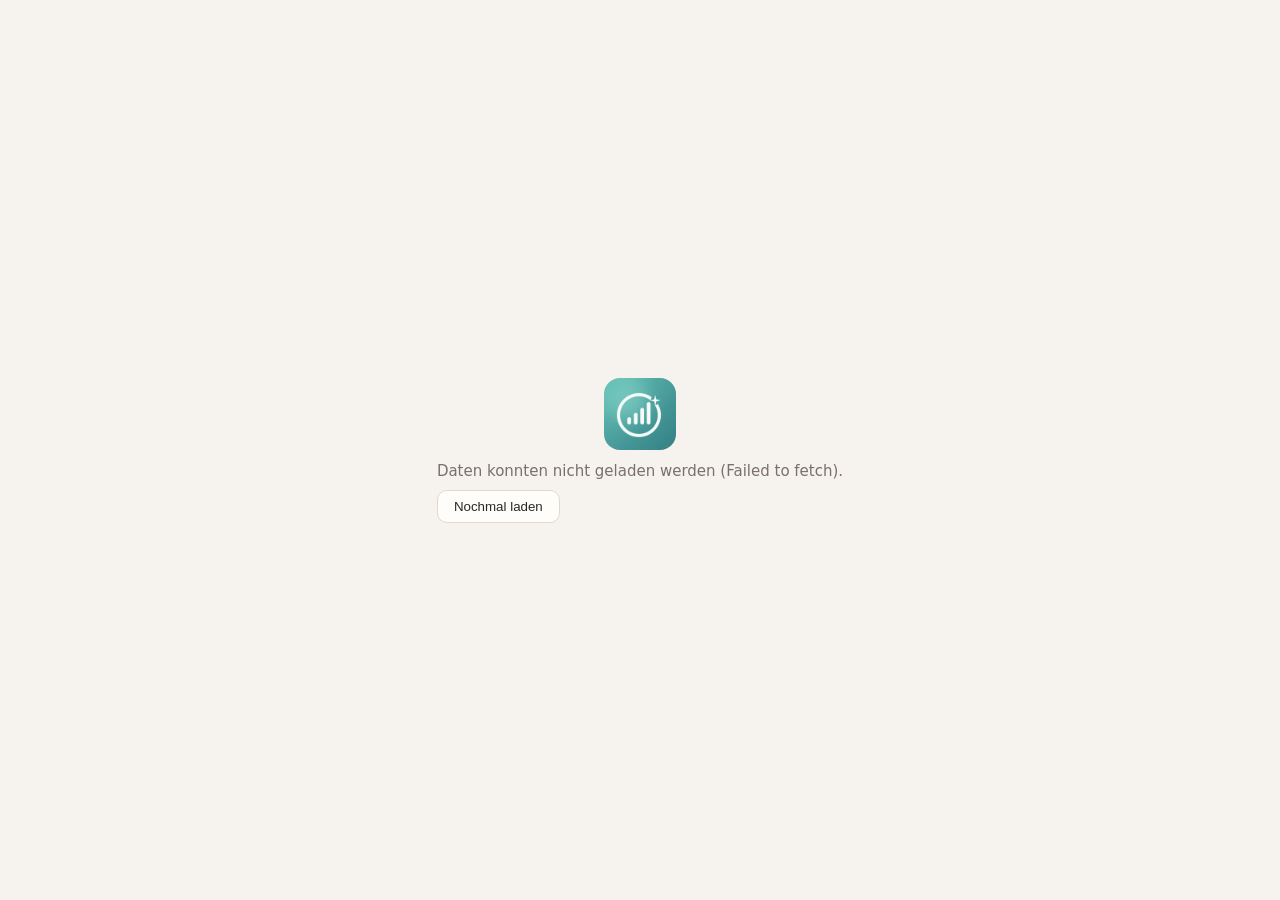
<file: docs/classic/index.html>
<!doctype html>
<html lang="de">
<head>
<meta charset="utf-8">
<meta name="viewport" content="width=device-width, initial-scale=1, viewport-fit=cover">
<meta name="theme-color" content="#f2f2f2" media="(prefers-color-scheme: light)">
<meta name="theme-color" content="#0b0b0c" media="(prefers-color-scheme: dark)">
<meta name="apple-mobile-web-app-capable" content="yes">
<meta name="mobile-web-app-capable" content="yes">
<meta name="apple-mobile-web-app-title" content="st0cks">
<meta name="apple-mobile-web-app-status-bar-style" content="default">
<title>st0cks</title>

<link rel="apple-touch-icon" href="../icon.png">
<link rel="icon" type="image/png" href="../favicon.png">
<link rel="manifest" href="../manifest.webmanifest">
<link rel="stylesheet" href="style.css?v=b1613d4b">
</head>
<body>
<div id="prog" aria-hidden="true"></div>
<nav class="apptabs" id="apptabs" aria-label="Hauptmenü">
  <button type="button" data-go="lage"><svg viewBox="0 0 24 24" aria-hidden="true"><circle cx="12" cy="12" r="8"/><path d="M12 12l4-4"/><circle cx="12" cy="12" r="1.3"/></svg><span>Lage</span></button>
  <button type="button" data-go="heute"><svg viewBox="0 0 24 24" aria-hidden="true"><path d="M5 20V11M12 20V5M19 20v-7"/></svg><span>Aktien</span></button>
  <button type="button" data-go="depot"><svg viewBox="0 0 24 24" aria-hidden="true"><path d="M4 8h16v11H4z"/><path d="M9 8V6a1 1 0 0 1 1-1h4a1 1 0 0 1 1 1v2"/><path d="M4 13h16"/></svg><span>Depot</span></button>
  <button type="button" data-go="verlauf"><svg viewBox="0 0 24 24" aria-hidden="true"><path d="M3 17l5-6 4 3 8-9"/><path d="M3 21h18"/></svg><span>Verlauf</span></button>
  <button type="button" data-more="1" aria-haspopup="true"><svg viewBox="0 0 24 24" aria-hidden="true"><circle cx="5" cy="12" r="1.4"/><circle cx="12" cy="12" r="1.4"/><circle cx="19" cy="12" r="1.4"/></svg><span>Mehr</span></button>
</nav>
<div class="moreback" id="moreback" hidden></div>
<div class="moresheet" id="moresheet" role="menu" hidden>
  <div class="ms-title">Einstellungen<small>Bereiche und Darstellung</small></div>
<div class="ms-grid">
  <button type="button" data-go="themen"><svg viewBox="0 0 24 24" aria-hidden="true"><rect x="4" y="4" width="7" height="7" rx="1.5"/><rect x="13" y="4" width="7" height="7" rx="1.5"/><rect x="4" y="13" width="7" height="7" rx="1.5"/><rect x="13" y="13" width="7" height="7" rx="1.5"/></svg><b>Markt-Details</b><small>Hintergrund: Ausblick, Crash-Radar, Termine</small></button>
  <button type="button" data-go="thesen"><svg viewBox="0 0 24 24" aria-hidden="true"><path d="M5 4h14v16H5z"/><path d="M9 9h6M9 13h6M9 17h3"/></svg><b>Alle Thesen</b><small>Archiv: große Kacheln</small></button>
  <button type="button" data-go="muster"><svg viewBox="0 0 24 24" aria-hidden="true"><path d="M4 8h16v11H4z"/><path d="M9 8V6h6v2"/></svg><b>Muster-Depot</b><small>Archiv: Gedankenspiel, nicht für Entscheidungen</small></button>
  <button type="button" data-go="universum"><svg viewBox="0 0 24 24" aria-hidden="true"><circle cx="12" cy="12" r="8"/><path d="M4 12h16M12 4c3 3 3 13 0 16M12 4c-3 3-3 13 0 16"/></svg><b>Universum</b><small>Archiv: Rohdaten, selten erneuert</small></button>
  <button type="button" data-go="methodik"><svg viewBox="0 0 24 24" aria-hidden="true"><circle cx="12" cy="12" r="8"/><path d="M12 11v5M12 8h.01"/></svg><b>Allgemeine Infos</b><small>Methode, Regeln</small></button>
  <button type="button" data-theme="1"><svg viewBox="0 0 24 24" aria-hidden="true"><circle cx="12" cy="12" r="4"/><path d="M12 3v2M12 19v2M3 12h2M19 12h2M5.6 5.6 7 7M17 17l1.4 1.4M18.4 5.6 17 7M7 17l-1.4 1.4"/></svg><b>Darstellung</b><small>Hell / Dunkel</small></button>
</div>
</div>

<div class="aurora" aria-hidden="true"><i></i><i></i><i></i></div>
<button id="top" type="button" aria-label="Nach oben"><svg viewBox="0 0 48 48" aria-hidden="true"><circle class="trk" cx="24" cy="24" r="21"/><circle class="pg" cx="24" cy="24" r="21"/></svg><span aria-hidden="true">↑</span></button>
<div class="wrap">
  <header class="top">
    <div>
      <h1><span class="radar" aria-hidden="true"></span><span>st<em>0</em>cks</span></h1>
      <div class="sub" id="sub"></div>
    </div>
    <div class="gsearch" id="gsearch" role="search">
      <svg viewBox="0 0 24 24" aria-hidden="true"><circle cx="11" cy="11" r="6.5"/><path d="m16 16 4.5 4.5"/></svg>
      <input id="gsq" type="search" inputmode="search" enterkeyhint="search" autocomplete="off" autocapitalize="off" spellcheck="false" placeholder="Aktie suchen (Name oder Kürzel)" aria-label="Aktie suchen">
      <div class="gs-res" id="gsres" hidden></div>
    </div>
    <button class="icon" id="themeBtn" type="button" aria-label="Darstellung wechseln">Hell / Dunkel</button>
  </header>
  <div id="demo"></div>

  <nav class="tabs" role="tablist" aria-label="Bereiche">
    <span class="tabind" aria-hidden="true"></span>
    <button role="tab" data-tab="lage" aria-selected="true">Lage</button>
    <button role="tab" data-tab="heute" aria-selected="false">Aktien</button>
    <button role="tab" data-tab="depot" aria-selected="false" hidden>Depot</button>
    <button role="tab" data-tab="verlauf" aria-selected="false">Verlauf</button>
    <button role="tab" data-tab="themen" aria-selected="false">Markt-Details</button>
    <button role="tab" data-tab="methodik" aria-selected="false">Allgemeine Infos</button>
    <button role="tab" data-tab="thesen" aria-selected="false">Alle Thesen</button>
    <button role="tab" data-tab="muster" aria-selected="false">Muster-Depot</button>
    <button role="tab" data-tab="universum" aria-selected="false">Universum</button>
    <button role="tab" data-tab="score" aria-selected="false" hidden>Score</button>
  </nav>

  <section id="tab-lage"></section>
  <section id="tab-heute" hidden></section>
  <section id="tab-depot" hidden></section>
  <section id="tab-thesen" hidden></section>
  <section id="tab-score" hidden></section>
  <section id="tab-themen" hidden></section>
  <section id="tab-muster" hidden></section>
  <section id="tab-universum" hidden></section>
  <section id="tab-verlauf" hidden></section>
  <section id="tab-methodik" class="method" hidden>
    <h2>Allgemeine Informationen</h2>
    <div class="stats" id="stats"></div>
    <div id="info-dyn"></div>
    <h2>So entsteht die Liste</h2>
    <p>Beim Befehl <code>/radar</code> in Claude Code prüft Claude zuerst alle offenen Thesen. Danach screent er die Listen von MSCI World (Industrieländer), S&amp;P 500, Nasdaq 100, DAX, MDAX, SDAX, EURO STOXX 50 und Nikkei 225, zuerst auf High-Growth-Aktien mit hohem Kurspotenzial, danach auf Kursrückgänge und prüft die Treffer einzeln in öffentlichen Quellen (Unternehmensseite, Berichte, finanzen.net, Finviz, StockAnalysis und weitere, bei Ausfall mit Ausweichquelle).</p>
    <p>Alle weit über 1.000 Aktien einzeln zu prüfen, ist pro Lauf nicht möglich. Deshalb merkt sich der Lauf, was er schon geprüft hat (Liste „Geprüft und verworfen" im Verlauf), und nimmt beim nächsten Mal andere Treffer. Welche Indizes im letzten Lauf wirklich gescreent wurden, steht unten auf „Heute".</p>
    <h2>Läufe, Top 10 und Schwelle 80</h2>
    <ul>
      <li><b>/radar deep:</b> tiefer Lauf. Rund 50 neue Aktien werden einzeln mit vollem Score analysiert, alle bestehenden Thesen werden neu bewertet. Ab Score 80 wird eine Aktie These, sonst landet sie mit Score und Grund unter „Geprüft und verworfen“.</li>
      <li><b>/radar update:</b> Aktualisierung um 8:00 und 17:00 Uhr: Markteinschätzung, Kurse, Meldungen und Scores der bestehenden Thesen.</li>
      <li><b>Top 10:</b> „Ranking“ zeigt oben die echte Top 10 (Score ab 80, alle Sektoren) und per Umschalter je klassischem Sektor (GICS) die fünf besten, auch mit Score unter 80; nach Sektor und Anzahl filterbar. Alle anderen stehen unter „Alle Thesen“. Mouseover auf den Namen erklärt in drei Sätzen, was die Firma macht.</li>
      <li><b>Schwelle 80:</b> Fällt der Score einer These unter 80, gilt sie nicht mehr als gültig. Die Änderungsbox auf „Heute“ meldet jede Unterschreitung, jede Rückkehr über 80 und jede Rangänderung in den Top 10.</li>
      <li><b>Top 10:</b> Der Reiter „Ranking“ zeigt die zehn Thesen mit dem höchsten Score und, umschaltbar, je Sektor die besten. Chance ist der Weg bis zum durchschnittlichen Analystenziel, Risiko der Weg bis zum schwächsten Ziel. Der Score ist eine Heuristik, keine Prognose.</li>
      <li><b>Markteinschätzung:</b> Jeder Lauf beginnt mit Marktlage, wichtigen Terminen, Sektoren, Makro, Risiken und Chancen. Der Datenstand steht dabei und ist nicht immer der heutige Tag.</li>
    </ul>
    <h2>Wann ist ein Einstieg interessant?</h2>
    <p>Es gibt zwei Profile. Beide brauchen eine erklärbare, vorübergehende Ursache des Rückgangs, drei messbare Säulen mit Schwellenwert, ein Gegenargument und ein Stop-Kriterium.</p>
    <ul>
      <li><span class="tag hg">High Growth</span> Umsatz mindestens 20 % oder Gewinn je Aktie mindestens 30 % über Vorjahr, Wachstum stabil oder beschleunigend, Ø-Kursziel der Analysten mindestens 30 % über dem Kurs, Kurs mindestens 15 % unter dem 52-Wochen-Hoch. Diese Profile bekommen bei der Auswahl Vorrang.</li>
      <li><b>Erholung:</b> Kurs etwa 20 bis 40 % unter dem 52-Wochen-Hoch, Umsatz und Gewinn wachsen weiter, idealerweise mit steigender Rate.</li>
    </ul>
    <h2>Was zeigt eine Karte?</h2>
    <ul>
      <li><b>Entscheidungskopf:</b> Oben in jeder Detailansicht stehen Score mit Trend, Abstand zum Hoch, Kurspotenzial, nächster Termin, dein Regel-Check, das größte Risiko, die Bedingung, die die These widerlegt, und der Datenstand (grün frisch, gelb 2 bis 3 Tage, rot älter). So siehst du in etwa 30 Sekunden, ob eine Aktie zu deiner Strategie passt.</li>
      <li><b>Meine Regeln:</b> Auf „Heute“ unten stellst du deine Kriterien ein (zum Beispiel Score, Abstand zum Hoch, Wachstum, Positionsgröße). Die Spalte „Regeln“ zeigt, wie viele erfüllt sind. Die Werte liegen nur in deinem Browser; über „Regeln und Notizen sichern“ machst du eine Sicherung.</li>
      <li><b>Handlungsbedarf:</b> Die Zeile ganz oben auf „Heute“ zeigt nur, was Aufmerksamkeit braucht: Score unter 80 oder stark gefallen, Zahlen in den nächsten 7 Tagen, Tagesbewegung ab 5 % bei Depotwerten, wichtige Makro-Termine in den nächsten 3 Tagen.</li>
      <li><b>Depot-Werkzeuge:</b> Klumpenrisiko (Summe je Thema), Positionsrechner (Größe, Thema und Verlustrisiko nach einem Kauf), Quartalszahlen deiner Positionen. Das sind Rechenhilfen, keine Empfehlungen.</li>
      <li><b>Score oben rechts:</b> Ranking-Zahl von 0 bis 100 und Rang unter den offenen Thesen. Sie ist die Summe von sieben Teilnoten: Wachstum (22), Qualität (14), Bewertung (14), Kurspotenzial (14), Einstiegslage (13), Thesenrisiko (13) und Erwartungen der Analysten (10). Die Aufschlüsselung mit Begründung steht unter „Details". Der Score ist eine Heuristik und nicht rückwirkend getestet.</li>
      <li><b>Was das Unternehmen macht:</b> ein bis zwei Sätze direkt unter dem Namen.</li>
      <li><b>Vorschau:</b> erscheint, wenn die nächsten Zahlen in den nächsten 14 Tagen anstehen. Mit Punkten, auf die zu achten ist, und möglichen Reaktionen.</li>
      <li><b>Tiefenanalyse:</b> ausführlichere Einordnung mit Szenarien für die am höchsten bewerteten Aktien, aufklappbar.</li>
      <li><b>Tagesnotiz und Themen:</b> kurze Zusammenfassung oben auf „Heute" und Branchenübersichten im Reiter „Themen".</li>
      <li><b>Kurspotenzial-Band:</b> Das große Prozentfeld oben auf jeder Kachel. Es zeigt den Abstand zum durchschnittlichen Analysten-Kursziel, darunter den Betrag je Aktie in Euro und eine Skala mit Kurs (Punkt), Ø-Ziel (Raute) und der Spanne der Schätzungen. Grün leuchtet ab +40 %, Grün ab +20 %, Blau ab +8 %, Gelb darunter, Rot bei negativem Potenzial.</li>
      <li><b>Auf einen Blick (im Detailfenster):</b> Karten mit den wichtigsten Kennzahlen. Jede Karte nennt den Wert, eine Einstufung (sehr gut, gut, mittel, schwach), einen Pfeil für die Entwicklung, eine kleine Verlaufslinie und einen Satz in einfachen Worten, warum der Wert gut oder schlecht ist. Darunter fasst „Das spricht dafür / dagegen" zusammen.</li>
      <li><b>Erwartungen:</b> Neben den gemeldeten Zahlen zeigen Balken (schraffiert) und Texte, was Analysten für das laufende und das nächste Jahr erwarten. Die Erwartung fließt mit bis zu 10 Punkten in den Score ein.</li>
      <li><b>Euro-Werte:</b> Wo möglich stehen neben Prozentwerten die absoluten Beträge in Euro. Fremdwährungen sind grob umgerechnet (1 € ≈ 1,12 US-$ (Stand 09.10.2026); 1 £ ≈ 1,19 €; 100 ¥ ≈ 0,56 €); „≈" kennzeichnet umgerechnete Werte.</li>
      <li><b>Links im Text:</b> Namen von Aktien in der Tagesnotiz und im Lauf-Protokoll sind anklickbar und öffnen die passende Kachel.</li>
      <li><b>Kurs 5 Jahre:</b> Chart von TradingView (lädt aus dem Internet, ohne Verbindung bleibt das Feld leer).</li>
      <li><b>Gewinn-Treppe:</b> Gewinn je Aktie als Stufen. Standard ist <b>Kumuliert</b>: die Summe seit dem ersten gezeigten Quartal, die Zahl über der Stufe ist der aufgelaufene Wert und das Plus darunter der Gewinn der Periode. Je steiler die Treppe, desto stärker wächst der Gewinn. Umschalten auf <b>12 Monate</b> (rollierend, mit Wachstum zum Vorjahr) oder <b>Je Quartal</b>. Gestrichelt sind Schätzungen.</li>
      <li><b>Bedienung:</b> Die Rangliste oben springt per Klick zur Karte. Unter „Thesen“ lässt sich nach High Growth filtern und nach Score, Kurspotenzial, Abstand zum Hoch oder nächsten Zahlen sortieren. Die Navigation blendet sich beim Runterscrollen aus und beim Hochscrollen wieder ein. Bei eingestellter Bewegungsreduktion im Betriebssystem entfallen die Animationen.</li>
      <li><b>Kurspotenzial:</b> Abstand zum durchschnittlichen Kursziel der Analysten, mit niedrigster und höchster Schätzung. Das ist eine Meinung von Analysten, keine Prognose des Radars.</li>
    </ul>
    <h2>Wie lese ich die Kennzahlen?</h2>
    <p>Die Stufen sind einfache Faustregeln, damit man Zahlen ohne Vorwissen einordnen kann. Sie ersetzen keine eigene Prüfung.</p>
    <ul>
      <li><b>Umsatzwachstum:</b> sehr gut ab 25 % pro Jahr, gut ab 12 %, mittel ab 5 %, darunter schwach. Der Gesamtmarkt wächst nur um etwa 4 bis 5 %.</li>
      <li><b>Gewinnwachstum:</b> sehr gut ab 30 %, gut ab 15 %, mittel ab 5 %.</li>
      <li><b>Gewinn pro 100 € Umsatz (Nettomarge):</b> sehr gut ab 20 €, gut ab 10 €, mittel ab 5 €. Große US-Firmen verdienen im Schnitt etwa 10 €.</li>
      <li><b>Operative Marge:</b> sehr gut ab 25 %, gut ab 15 %, mittel ab 8 %. <b>Bruttomarge:</b> sehr gut ab 60 %, gut ab 40 %, mittel ab 25 %.</li>
      <li><b>Freier Cashflow</b> (Geld, das nach allen Ausgaben übrig bleibt, in % vom Umsatz): sehr gut ab 15 %, gut ab 5 %, mittel ab 0 %.</li>
      <li><b>Bewertung (KGV, erwartet):</b> günstig bis 18, fair bis 28, anspruchsvoll bis 45, darüber teuer. Ein PEG unter 1 wertet eine Stufe auf, ein PEG über 2 eine Stufe ab.</li>
      <li><b>Größe (Umsatz in Euro):</b> Riese ab 50 Mrd. €, Großkonzern ab 10 Mrd. €, mittelgroß ab 2 Mrd. €, klein ab 0,5 Mrd. €.</li>
      <li><b>Kurspotenzial:</b> sehr gut ab +40 %, gut ab +20 %, mittel ab +8 %.</li>
      <li><b>Pfeile:</b> ▲▲ stark beschleunigt, ▲ beschleunigt, ► gleichbleibend, ▼ verlangsamt, ▼▼ stark verlangsamt.</li>
    </ul>
    <h2>Status und Ampel</h2>
    <p><span class="badge b-neu">neu</span> <span class="badge b-intakt">intakt</span> <span class="badge b-beobachten">beobachten</span> <span class="badge b-verletzt">verletzt</span> <span class="badge b-geschlossen">geschlossen</span></p>
    <p><span class="dot gruen"></span> Säule erfüllt &nbsp; <span class="dot gelb"></span> wackelt &nbsp; <span class="dot rot"></span> gebrochen &nbsp; <span class="dot unbekannt"></span> nicht belegbar</p>
    <h2>Grenzen</h2>
    <ul>
      <li>Die Zahlen stammen aus Web-Recherche, nicht aus einem Datenfeed. Sie können veraltet oder falsch sein, deshalb steht bei jeder Säule Quelle und Datum.</li>
      <li>Für Europa und Japan gibt es keinen frei abrufbaren Screener mit 52-Wochen-Hoch. Dort ist die Vorauswahl gröber als bei US-Aktien.</li>
      <li>Erwartungen sind Durchschnittswerte von Analysten (StockAnalysis). Ob eine Firma die Erwartungen je Quartal übertroffen oder verfehlt hat, liegt dem Radar nicht systematisch vor. Stattdessen vergleicht die Seite das erwartete mit dem zuletzt gemeldeten Wachstum.</li>
      <li>Euro-Werte sind Näherungen mit festen Kursen und weichen vom Tageskurs ab.</li>
      <li>Die Auswahlregeln sind nicht rückwirkend getestet. Die Historie zeigt mit der Zeit, ob sie taugen.</li>
    </ul>
  </section>

  <p class="disclaimer">Recherche, keine Anlageberatung. Alle Angaben ohne Gewähr; vor einer Entscheidung die verlinkten Quellen prüfen. Kurscharts: TradingView.</p>
</div>

<script id="radar-prices" type="application/json">null</script>
<script id="radar-universe" type="application/json">null</script>
<script id="radar-markt" type="application/json">null</script>
<script id="radar-plain" type="application/json">null</script>
<script id="radar-crash" type="application/json">null</script>
<script id="radar-faktor" type="application/json">null</script>
<script id="radar-trader" type="application/json">null</script>
<script id="radar-logos" type="application/json">null</script>
<script id="radar-backtest" type="application/json">null</script>
<script id="radar-lage" type="application/json">null</script>
<script id="radar-status" type="application/json">null</script>
<script id="radar-depot" type="application/json">
null
</script>
<script id="radar-data" type="application/json">null</script>




<div id="st-splash" style="position:fixed;inset:0;display:flex;align-items:center;justify-content:center;flex-direction:column;gap:12px;background:var(--bg);color:var(--muted);font:15px system-ui;z-index:9999"><img src="../icon.png" width="72" height="72" alt="" style="border-radius:16px"><span id="st-msg">Lade st0cks …</span></div>
<script src="config.js"></script>
<script src="loader.js?v=b1613d4b"></script>
</body>
</html>
</file>
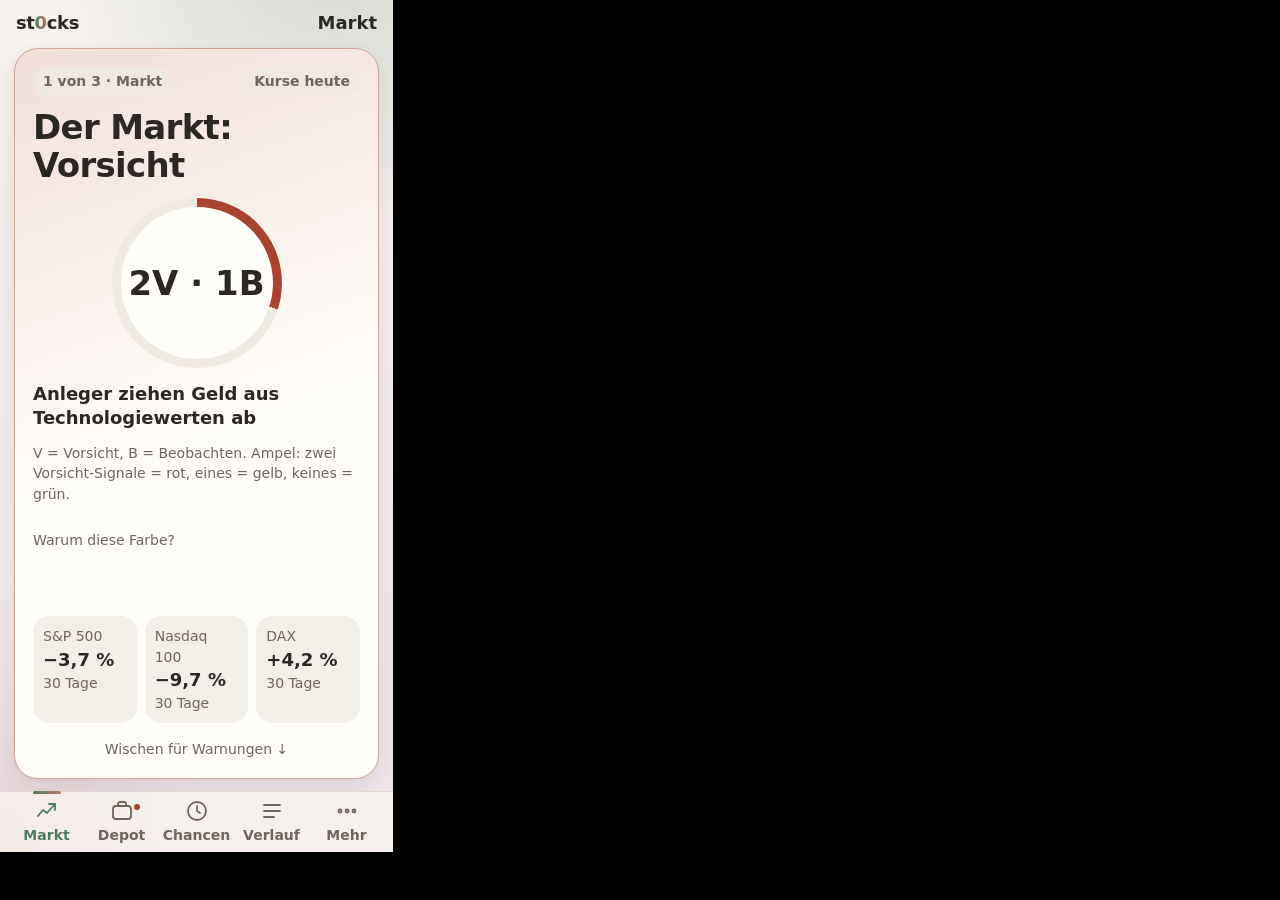
<file: prototype/frame.html>
<!doctype html><meta charset="utf-8"><body style="margin:0;background:#000"><iframe id="f" style="border:0;width:393px;height:852px;display:block"></iframe><script>f.src="lean.html"+location.search</script>
</file>
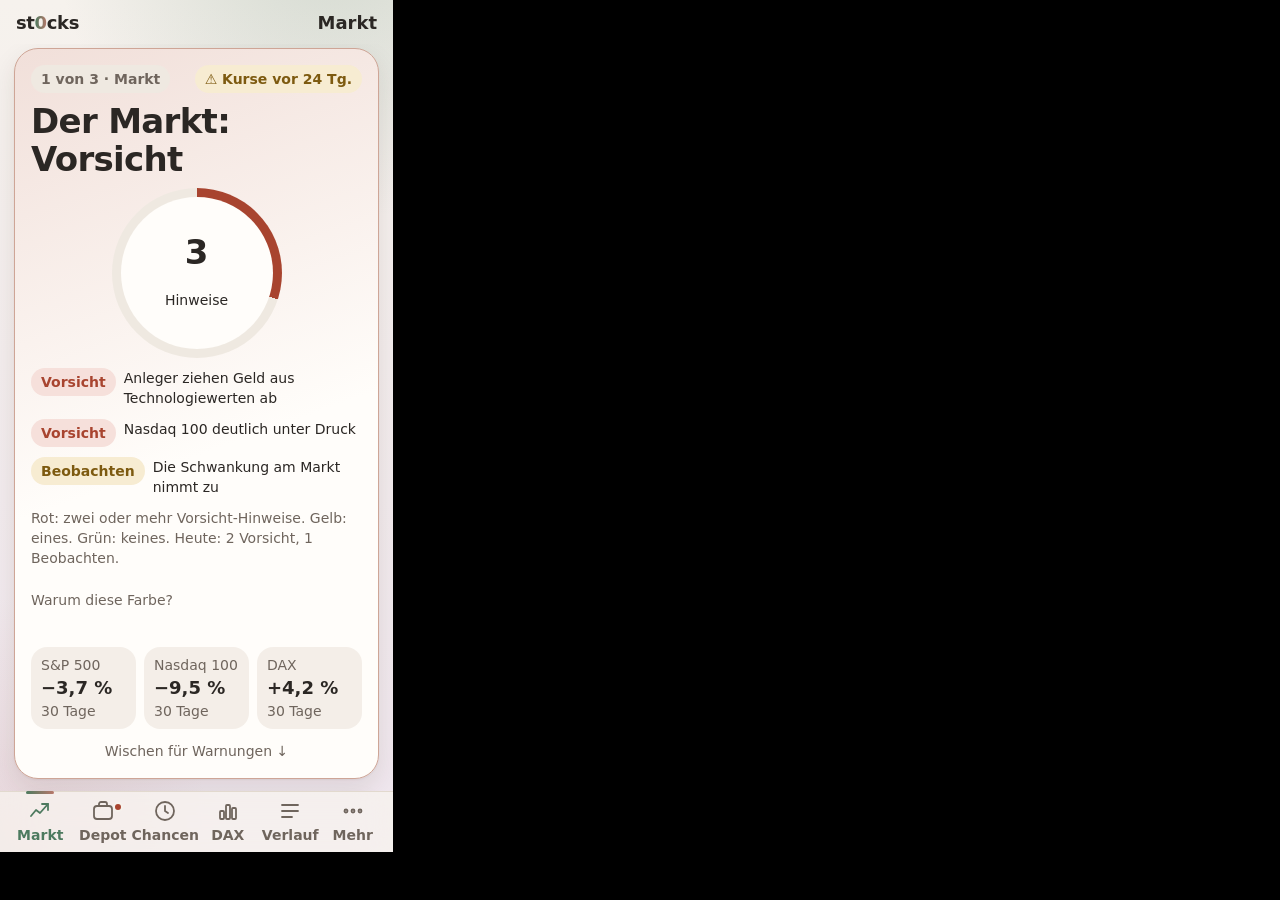
<file: prototype/frame_live.html>
<!doctype html><meta charset="utf-8"><body style="margin:0;background:#000"><iframe id="f" style="border:0;width:393px;height:852px;display:block"></iframe><script>f.src="../docs/index.html"+location.search</script>
</file>
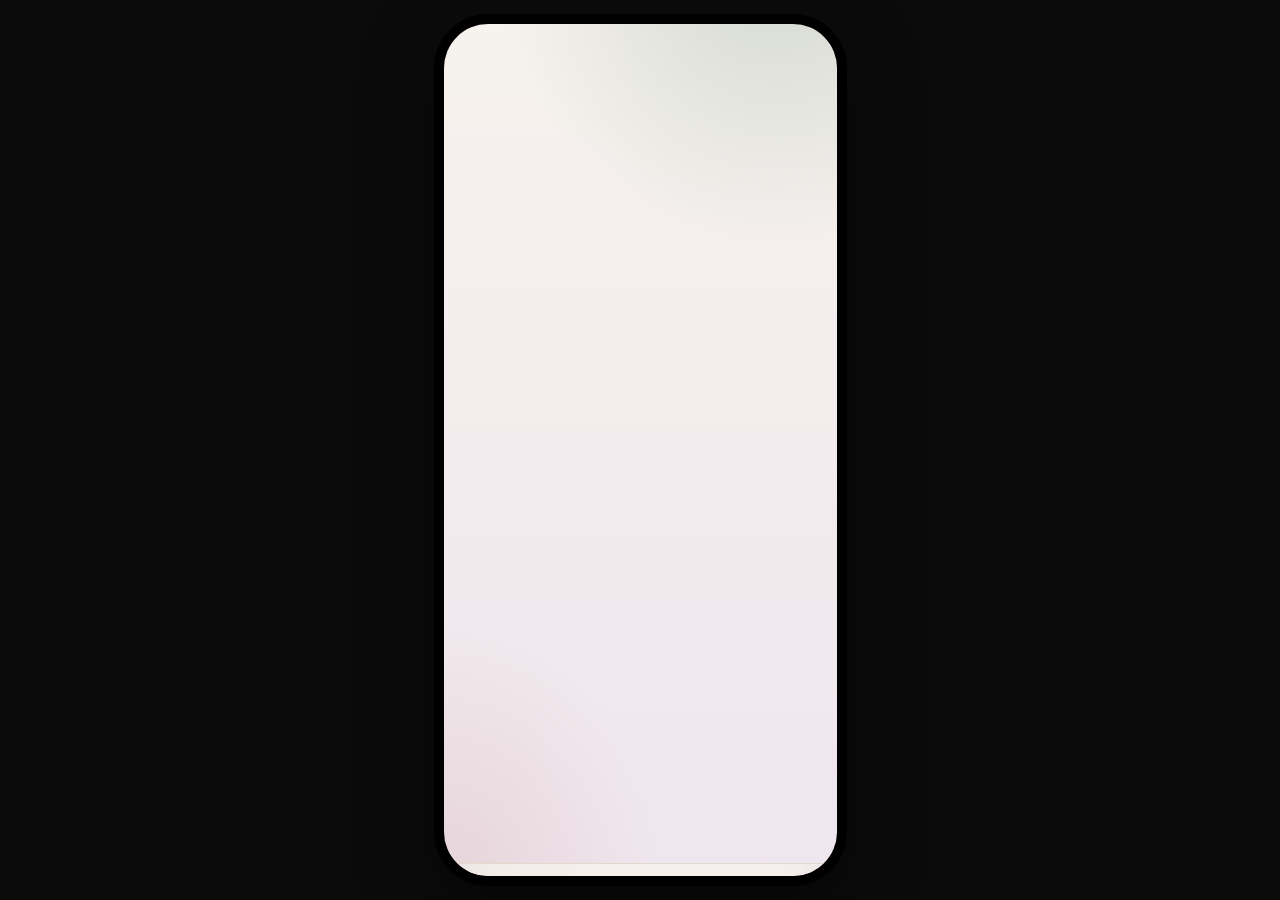
<file: prototype/lean_template.html>
<!doctype html>
<html lang="de">
<head>
<meta charset="utf-8">
<meta name="viewport" content="width=device-width, initial-scale=1, viewport-fit=cover">
<meta name="theme-color" content="#161413">
<title>st0cks Prototyp</title>
<style>
:root{
  --bg:#161413;--bg2:#1d1a1f;--surface:#201d1b;--surface2:#2a2623;--line:#38332f;--text:#efe9e2;--muted:#a79f96;
  --accent:#9dbaa6;--accent2:#d9a79b;--accent-ink:#16201a;
  --ok:#9dc4a8;--ok-soft:#26332b;--warn:#e3c07a;--warn-soft:#382f1c;--bad:#e59a8f;--bad-soft:#3b2724;--info:#a9b4c2;--info-soft:#262b31;
  --glass:rgba(22,20,19,.72);--shadow:0 1px 2px rgba(0,0,0,.35),0 12px 32px rgba(0,0,0,.32);
  --fs-s:14px;--fs-m:18px;--fs-l:34px;--r:24px;--t:.2s;
  --font:system-ui,-apple-system,"SF Pro Text","Segoe UI",Roboto,sans-serif;
}
:root[data-theme="light"]{
  --bg:#f6f2ed;--bg2:#efe6ee;--surface:#fffdfa;--surface2:#efe9e1;--line:#e2d9ce;--text:#2b2724;--muted:#6f655d;
  --accent:#4d7a5f;--accent2:#b8786b;--accent-ink:#fff;
  --ok:#3f6b51;--ok-soft:#e1eee5;--warn:#7d5a10;--warn-soft:#f7ecd2;--bad:#a8442f;--bad-soft:#f6e0db;--info:#4d5968;--info-soft:#e8ecf1;
  --glass:rgba(246,242,237,.78);--shadow:0 1px 2px rgba(60,40,20,.06),0 10px 26px rgba(60,40,20,.10);
}
@media (prefers-color-scheme:light){:root:not([data-theme="dark"]){
  --bg:#f6f2ed;--bg2:#efe6ee;--surface:#fffdfa;--surface2:#efe9e1;--line:#e2d9ce;--text:#2b2724;--muted:#6f655d;
  --accent:#4d7a5f;--accent2:#b8786b;--accent-ink:#fff;
  --ok:#3f6b51;--ok-soft:#e1eee5;--warn:#7d5a10;--warn-soft:#f7ecd2;--bad:#a8442f;--bad-soft:#f6e0db;--info:#4d5968;--info-soft:#e8ecf1;
  --glass:rgba(246,242,237,.78);--shadow:0 1px 2px rgba(60,40,20,.06),0 10px 26px rgba(60,40,20,.10);}}
*{box-sizing:border-box;-webkit-tap-highlight-color:transparent}
html,body{height:100%;margin:0}
body{font:400 var(--fs-s)/1.45 var(--font);color:var(--text);background:#0c0b0b;display:grid;place-items:center}
button{font:inherit;color:inherit;background:none;border:0;cursor:pointer;min-height:44px;min-width:44px}
.app{position:relative;width:100%;height:100dvh;overflow:hidden;
  background:radial-gradient(120% 60% at 85% -10%,color-mix(in srgb,var(--accent) 22%,transparent),transparent 60%),
             radial-gradient(90% 50% at 0% 100%,color-mix(in srgb,var(--accent2) 16%,transparent),transparent 60%),
             linear-gradient(180deg,var(--bg),var(--bg2));display:flex;flex-direction:column}
@media (min-width:520px){.app{width:393px;height:min(852px,100dvh);border-radius:44px;box-shadow:0 0 0 10px #000,0 30px 80px rgba(0,0,0,.6)}}
/* Kopf */
header{padding:calc(env(safe-area-inset-top) + 10px) 16px 8px;display:flex;align-items:center;gap:10px}
.brand{font-size:var(--fs-m);font-weight:800;letter-spacing:-.02em}
.brand em{font-style:normal;background:linear-gradient(90deg,var(--accent),var(--accent2));-webkit-background-clip:text;background-clip:text;color:transparent}
.title{font-size:var(--fs-m);font-weight:700}
.sp{flex:1}
.search{display:flex;align-items:center;gap:8px;background:var(--surface);border:1px solid var(--line);border-radius:14px;padding:0 12px;height:44px;flex:1;max-width:60%}
.search input{all:unset;flex:1;font-size:16px;min-width:0}
.chip{display:inline-flex;align-items:center;gap:6px;border-radius:99px;padding:4px 10px;font-size:var(--fs-s);font-weight:600;background:var(--surface2);color:var(--muted);white-space:nowrap}
.chip.warn{background:var(--warn-soft);color:var(--warn)}
.chip.bad{background:var(--bad-soft);color:var(--bad)}
.chip.ok{background:var(--ok-soft);color:var(--ok)}
.chip.info{background:var(--info-soft);color:var(--info)}
/* Hauptbereich */
main{flex:1;min-height:0;position:relative}
.screen{position:absolute;inset:0;overflow-y:auto;scroll-snap-type:y mandatory;scroll-behavior:smooth;overscroll-behavior:contain;padding:0 14px;display:none;scrollbar-width:none}
.screen::-webkit-scrollbar{display:none}
.screen.on{display:block}
.screen.list{scroll-snap-type:none;padding-bottom:24px}
.tile{height:100%;scroll-snap-align:start;scroll-snap-stop:always;padding:4px 0 12px}
.card{height:100%;background:linear-gradient(160deg,color-mix(in srgb,var(--tone,var(--accent)) 16%,var(--surface)),var(--surface) 55%);
  border:1px solid color-mix(in srgb,var(--tone,var(--accent)) 35%,var(--line));border-radius:var(--r);box-shadow:var(--shadow);
  padding:18px;display:flex;flex-direction:column;gap:14px;overflow:hidden;position:relative}
.card.tap{cursor:pointer;transition:transform var(--t)}
.card.tap:active{transform:scale(.985)}
.row{display:flex;align-items:center;gap:8px;flex-wrap:wrap}
.muted{color:var(--muted)}
.m{font-size:var(--fs-m);font-weight:700;line-height:1.3}
.big{font-size:var(--fs-l);font-weight:800;letter-spacing:-.02em;line-height:1.1}
/* Urteil */
.verdict{display:flex;align-items:center;gap:16px}
.ring{--p:0;--c:var(--ok);width:92px;height:92px;border-radius:50%;flex:none;display:grid;place-items:center;
  background:conic-gradient(var(--c) calc(var(--p)*1%),var(--surface2) 0);position:relative}
.ring::after{content:"";position:absolute;inset:9px;border-radius:50%;background:var(--surface)}
.ring b{position:relative;z-index:1;font-size:var(--fs-l);font-weight:800}
.badge{display:inline-flex;align-items:center;gap:8px;font-size:var(--fs-m);font-weight:800;padding:8px 14px;border-radius:14px}
.gilt{--tone:var(--ok);--c:var(--ok)} .gilt .badge{background:var(--ok-soft);color:var(--ok)}
.wackelt{--tone:var(--warn);--c:var(--warn)} .wackelt .badge{background:var(--warn-soft);color:var(--warn)}
.widerlegt{--tone:var(--bad);--c:var(--bad)} .widerlegt .badge{background:var(--bad-soft);color:var(--bad)}
.unbekannt{--tone:var(--info);--c:var(--info)} .unbekannt .badge{background:var(--info-soft);color:var(--info)}
.facts{display:grid;grid-template-columns:1fr 1fr 1fr;gap:8px;margin-top:auto}
.fact{background:color-mix(in srgb,var(--surface2) 70%,transparent);border-radius:16px;padding:10px}
.fact small{display:block;color:var(--muted);font-size:var(--fs-s)}
.fact b{font-size:var(--fs-m)}
.hint{text-align:center;color:var(--muted);font-size:var(--fs-s);margin-top:2px}
.spark{width:100%;flex:1;min-height:64px}
.stale{color:var(--warn)}
/* Balken */
.bar{display:grid;grid-template-columns:110px 1fr 56px;gap:8px;align-items:center;margin:6px 0}
.bar .tr{height:12px;border-radius:99px;background:var(--surface2);position:relative;overflow:hidden}
.bar .fl{position:absolute;top:0;bottom:0;border-radius:99px;background:linear-gradient(90deg,var(--accent),var(--accent2))}
.bar .fl.neg{background:linear-gradient(90deg,var(--bad),var(--accent2))}
.bar .fl.over{background:linear-gradient(90deg,var(--warn),var(--bad))}
.bar span:last-child{text-align:right;font-weight:700}
.limit{position:relative}
/* Karten in Listen */
.alert{border-radius:18px;padding:12px 14px;background:var(--surface2);border-left:5px solid var(--tone,var(--info));margin-bottom:10px}
.alert.v{--tone:var(--bad)} .alert.b{--tone:var(--warn)} .alert.c{--tone:var(--ok)} .alert.i{--tone:var(--info)}
.alert .h{font-weight:700;font-size:var(--fs-m);line-height:1.3}
details summary{cursor:pointer;color:var(--muted);min-height:44px;display:flex;align-items:center}
details p{margin:0 0 8px}
.seg{display:flex;background:var(--surface);border:1px solid var(--line);border-radius:14px;padding:3px;margin:0 14px 8px}
.seg button{flex:1;border-radius:11px;font-weight:700;color:var(--muted);transition:background var(--t)}
.seg button.on{background:var(--accent);color:var(--accent-ink)}
.li{background:var(--surface);border:1px solid var(--line);border-radius:18px;padding:14px;margin:0 0 10px}
/* Tab-Leiste */
nav{padding:6px 10px calc(env(safe-area-inset-bottom) + 6px);display:flex;gap:2px;background:var(--glass);backdrop-filter:blur(18px) saturate(1.4);-webkit-backdrop-filter:blur(18px) saturate(1.4);border-top:1px solid var(--line)}
nav button{flex:1;display:flex;flex-direction:column;align-items:center;justify-content:center;gap:2px;border-radius:14px;color:var(--muted);font-size:var(--fs-s);font-weight:600;position:relative;transition:color var(--t)}
nav button svg{width:24px;height:24px;stroke:currentColor;fill:none;stroke-width:1.8;stroke-linecap:round;stroke-linejoin:round}
nav button.on{color:var(--accent)}
nav button.on::before{content:"";position:absolute;top:-7px;width:28px;height:3px;border-radius:3px;background:linear-gradient(90deg,var(--accent),var(--accent2))}
nav .dot{position:absolute;top:4px;right:calc(50% - 20px);width:10px;height:10px;border-radius:50%;background:var(--bad);border:2px solid var(--bg)}
/* Detail */
#sheet{position:absolute;inset:0;z-index:20;background:var(--bg);transform:translateY(100%);transition:transform var(--t) ease-out;display:flex;flex-direction:column;touch-action:pan-y}
#sheet.open{transform:none}
#sheet .grab{width:44px;height:5px;border-radius:5px;background:var(--line);margin:calc(env(safe-area-inset-top) + 8px) auto 6px}
.dh{padding:0 16px 8px}
.dtabs{display:flex;gap:6px;padding:0 12px 8px}
.dtabs button{flex:1;border-radius:12px;font-weight:700;color:var(--muted);background:var(--surface);border:1px solid var(--line);font-size:var(--fs-s)}
.dtabs button.on{background:var(--accent);color:var(--accent-ink);border-color:transparent}
.panes{flex:1;min-height:0;position:relative;overflow:hidden}
.pane{position:absolute;inset:0;overflow-y:auto;padding:4px 16px calc(env(safe-area-inset-bottom) + 24px);transform:translateX(0);transition:transform var(--t),opacity var(--t);scrollbar-width:none}
.pane.l{transform:translateX(-30px);opacity:0;pointer-events:none}
.pane.r{transform:translateX(30px);opacity:0;pointer-events:none}
.sec{margin:14px 0 6px;font-weight:700;font-size:var(--fs-m)}
.matrix{position:relative;height:170px;border-radius:18px;background:
  linear-gradient(var(--line),var(--line)) 50% 0/1px 100% no-repeat,linear-gradient(var(--line),var(--line)) 0 50%/100% 1px no-repeat,var(--surface);border:1px solid var(--line)}
.matrix i{position:absolute;color:var(--muted);font-style:normal;font-size:var(--fs-s);padding:6px 8px}
.matrix .pt{position:absolute;width:22px;height:22px;border-radius:50%;background:var(--accent);border:3px solid var(--bg);transform:translate(-50%,50%)}
.two{display:grid;grid-template-columns:1fr 1fr;gap:10px}
.two>div{background:var(--surface);border:1px solid var(--line);border-radius:16px;padding:12px}
.two h4{margin:0 0 6px;font-size:var(--fs-s);text-transform:uppercase;letter-spacing:.05em}
.lamp{display:inline-block;width:12px;height:12px;border-radius:50%;margin-right:8px;vertical-align:middle}
.lamp.gruen{background:var(--ok)}.lamp.gelb{background:var(--warn)}.lamp.rot{background:var(--bad)}.lamp.unbekannt{background:var(--info)}
.cols{display:flex;align-items:flex-end;gap:12px;height:120px;margin:8px 0}
.col{flex:1;display:flex;flex-direction:column;justify-content:flex-end;align-items:center;gap:4px;height:100%}
.col div{width:100%;border-radius:10px 10px 4px 4px;background:linear-gradient(180deg,var(--accent),color-mix(in srgb,var(--accent) 50%,var(--accent2)))}
.col div.est{background:repeating-linear-gradient(45deg,color-mix(in srgb,var(--accent2) 75%,transparent) 0 6px,color-mix(in srgb,var(--accent2) 35%,transparent) 6px 12px)}
/* Zustände */
.skel{border-radius:var(--r);height:100%;background:linear-gradient(100deg,var(--surface) 30%,var(--surface2) 50%,var(--surface) 70%) 0 0/200% 100%;animation:sh 1.2s linear infinite}
@keyframes sh{to{background-position:-200% 0}}
.state{height:100%;display:flex;flex-direction:column;align-items:center;justify-content:center;gap:12px;text-align:center;padding:24px}
.state .ico{font-size:40px}
#off{display:none;background:var(--warn-soft);color:var(--warn);text-align:center;padding:6px;font-weight:600}
.demo{position:absolute;top:calc(env(safe-area-inset-top) + 2px);left:50%;transform:translateX(-50%);z-index:50;font-size:14px;background:var(--warn);color:#000;border-radius:99px;padding:0 10px;pointer-events:none;font-weight:700;opacity:.9}
@media (prefers-reduced-motion:reduce){*{transition:none!important;animation:none!important;scroll-behavior:auto!important}}
</style>
</head>
<body>
<div class="app" id="app">
  <div id="off">Kein Netz. Angezeigt wird der zuletzt geladene Stand.</div>
  <header id="hd"></header>
  <main id="main"></main>
  <nav id="nav"></nav>
  <section id="sheet" aria-modal="true" role="dialog"></section>
</div>
<script>
const DATA = __DATA__;
const TODAY = DATA.today;
const $ = (s, r = document) => r.querySelector(s);
const short = s => String(s || "").split(/[\/(]/)[0].replace(/ und .*/, "").trim();
const esc = s => String(s ?? "").replace(/[&<>"]/g, c => ({ "&": "&amp;", "<": "&lt;", ">": "&gt;", '"': "&quot;" }[c]));
const nf = (v, d = 0) => v == null ? "–" : new Intl.NumberFormat("de-DE", { maximumFractionDigits: d, minimumFractionDigits: d }).format(v);
const pct = (v, d = 0) => v == null ? "keine Daten" : (v > 0 ? "+" : v < 0 ? "−" : "") + nf(Math.abs(v), d) + " %";
const days = d => d ? Math.round((new Date(TODAY) - new Date(d)) / 864e5) : null;
const ago = d => { const n = days(d); return n == null ? "keine Daten" : n <= 0 ? "heute" : n === 1 ? "gestern" : "vor " + n + " Tg."; };
const dm = d => d ? d.slice(8, 10) + "." + d.slice(5, 7) + "." : "–";
const fresh = (label, d, maxDays) => { const n = days(d); const old = n == null || n > maxDays;
  return `<span class="chip ${old ? "warn" : ""}" title="${esc(label)}">${old ? "⚠ " : ""}${esc(label)} ${esc(ago(d))}</span>`; };
const STATE = new URLSearchParams(location.search).get("state"); // loading | empty | error

/* ---------- Icons ---------- */
const IC = {
  markt: '<svg viewBox="0 0 24 24"><path d="M3 17l5-6 4 3 8-9"/><path d="M14 5h6v6"/></svg>',
  depot: '<svg viewBox="0 0 24 24"><rect x="3" y="7" width="18" height="13" rx="3"/><path d="M8 7V5a2 2 0 012-2h4a2 2 0 012 2v2"/></svg>',
  chancen: '<svg viewBox="0 0 24 24"><circle cx="12" cy="12" r="9"/><path d="M12 7v5l3 2"/></svg>',
  verlauf: '<svg viewBox="0 0 24 24"><path d="M4 6h16M4 12h16M4 18h10"/></svg>',
  mehr: '<svg viewBox="0 0 24 24"><circle cx="5" cy="12" r="1.5"/><circle cx="12" cy="12" r="1.5"/><circle cx="19" cy="12" r="1.5"/></svg>'
};
const TABS = [["markt", "Markt"], ["depot", "Depot"], ["chancen", "Chancen"], ["verlauf", "Verlauf"], ["mehr", "Mehr"]];

/* ---------- Markt: Regeln und Warnungen (alles aus lage.json, Regeln sichtbar) ---------- */
const R = Object.fromEntries(DATA.lage.rows.map(r => [r.s, r]));
function warnings() {
  const w = [], d = dm(DATA.lage.asof), src = "Yahoo Finance, Schlusskurse vom " + d;
  const nd = R["^NDX"], xk = R.XLK, rsp = R.RSP, vx = R["^VIX"], sp = R["^GSPC"];
  if (xk && rsp && xk.m1 <= -10 && rsp.m1 > 0)
    w.push({ k: "v", h: "Anleger ziehen Geld aus Technologiewerten ab", t: `Technologie ${pct(xk.m1, 1)} im letzten Monat, der Gesamtmarkt gleichgewichtet ${pct(rsp.m1, 1)}.`,
      why: "Regel: Technologie fällt im Monat um 10 % oder mehr, während der breite Markt steigt. Dann wechselt Geld in andere Branchen.", src, d });
  if (nd && nd.m1 <= -8) w.push({ k: "v", h: "Nasdaq 100 deutlich unter Druck", t: `${pct(nd.m1, 1)} in einem Monat, ${nf(Math.abs(nd.hi), 1)} % unter dem Jahreshoch.`,
      why: "Regel: Monatsverlust ab 8 % gilt als Vorsicht.", src, d });
  if (vx && vx.m1 >= 25) w.push({ k: "b", h: "Die Schwankung am Markt nimmt zu", t: `Angstbarometer VIX bei ${nf(vx.px, 1)}, ${pct(vx.m1, 0)} im Monat.`,
      why: "Regel: VIX steigt im Monat um 25 % oder mehr. Unter 20 gilt als ruhig, über 30 als Stress.", src, d });
  if (sp && sp.hi > -5 && sp.ma200 > 0) w.push({ k: "i", h: "Der Gesamtmarkt hält sich", t: `S&P 500 nur ${nf(Math.abs(sp.hi), 1)} % unter dem Hoch und ${nf(sp.ma200, 1)} % über der 200-Tage-Linie.`,
      why: "Regel: Abstand zum Hoch unter 5 % und über dem 200-Tage-Schnitt = intakter Aufwärtstrend.", src, d });
  const c = DATA.chancen.find(v => v.verdict === "gilt" && v.dd != null && v.dd <= -25 && v.pot_pct != null && v.pot_pct >= 40);
  if (c) w.push({ k: "c", h: `Chance: ${c.name} liegt deutlich unter dem Hoch`, t: `${pct(c.dd, 0)} zum Hoch, Analysten erwarten ${pct(c.pot_pct, 0)} (${c.pot_n} Analysten, Stand ${dm(c.pot_asof)}).`,
      why: "Regel: These gilt (Score ab 80), Kurs mindestens 25 % unter dem Hoch, Kursziel mindestens 40 % über dem Kurs.", src: "Eigene Prüfung, Analystenziele vom " + dm(c.pot_asof), d: dm(c.px_date) });
  return w;
}
const KIND = { v: "Vorsicht", b: "Beobachten", c: "Chance", i: "Info" };

/* ---------- Kachel (Aktie) ---------- */
function spark(v) {
  const a = v.spark; if (!a || a.length < 8) return '<div class="muted">Kursverlauf: keine Daten</div>';
  const mn = Math.min(...a), mx = Math.max(...a), W = 320, H = 64;
  const pts = a.map((y, i) => [i / (a.length - 1) * W, H - 6 - (y - mn) / (mx - mn || 1) * (H - 12)]);
  const line = pts.map((p, i) => (i ? "L" : "M") + p[0].toFixed(1) + " " + p[1].toFixed(1)).join(" ");
  const up = a[a.length - 1] >= a[0], col = up ? "var(--ok)" : "var(--bad)";
  return `<svg class="spark" viewBox="0 0 ${W} ${H}" preserveAspectRatio="none" role="img" aria-label="Kursverlauf 1 Jahr"><defs><linearGradient id="g${v.id}" x1="0" x2="0" y1="0" y2="1"><stop offset="0" stop-color="${col}" stop-opacity=".35"/><stop offset="1" stop-color="${col}" stop-opacity="0"/></linearGradient></defs>
  <path d="${line} L${W} ${H} L0 ${H}Z" fill="url(#g${v.id})"/><path d="${line}" fill="none" stroke="${col}" stroke-width="2.5" stroke-linejoin="round"/></svg>`;
}
const VT = { gilt: ["✓", "These gilt"], wackelt: ["!", "These wackelt"], widerlegt: ["✕", "These widerlegt"], unbekannt: ["?", "keine Daten"] };
function stockTile(v) {
  const [ic, tx] = VT[v.verdict];
  return `<div class="tile"><div class="card tap ${v.verdict}" data-open="${esc(v.id)}">
    <div class="row"><span class="chip info">${esc(short(v.sector) || "Sektor: keine Daten")}</span>${v.depot ? '<span class="chip ok">Depot</span>' : ""}<span class="sp"></span>${fresh("Kurs", v.px_date, 2)}</div>
    <div class="verdict"><div class="ring" style="--p:${v.score ?? 0}"><b>${v.score ?? "–"}</b></div>
      <div><div class="badge"><span aria-hidden="true">${ic}</span>${tx}</div><div class="muted" style="margin-top:6px">Score von 100, ab 80 gilt die These</div></div></div>
    <div><div class="big" style="font-size:26px">${esc(v.name)}</div><div class="muted">${esc(v.ticker)} · ${v.px_eur == null ? "Kurs: keine Daten" : "≈ " + nf(v.px_eur, 2) + " €"}</div></div>
    <div class="m">${esc(v.reason)}</div>${mismatch(v)}
    ${spark(v)}
    <div class="facts">
      <div class="fact"><small>zum Hoch</small><b>${pct(v.dd, 0)}</b></div>
      <div class="fact"><small>Analysten</small><b class="${days(v.pot_asof) > 14 ? "stale" : ""}">${days(v.pot_asof) > 14 ? "⚠ " : ""}${pct(v.pot_pct, 0)}</b></div>
      <div class="fact"><small>Ziel vom</small><b>${dm(v.pot_asof)}</b></div></div>
    <div class="hint">Tippen für Details</div></div></div>`;
}
function mismatch(v) { const m = /(\d+)\s*% unter/.exec(v.reason || ""); if (!m || v.dd == null || Math.abs(+m[1] - Math.abs(v.dd)) <= 5) return "";
  return `<div class="chip warn" style="white-space:normal">⚠ Text sagt ${m[1]} % unter dem Hoch, der Kurs zeigt ${pct(v.dd, 0)}: Text ist älter als der Kurs</div>`; }
const skeleton = n => Array.from({ length: n }, () => '<div class="tile"><div class="skel"></div></div>').join("");
const emptyState = (t, s) => `<div class="tile"><div class="card"><div class="state"><div class="ico">🔍</div><div class="m">${t}</div><div class="muted">${s}</div></div></div></div>`;
const errorState = '<div class="tile"><div class="card" style="--tone:var(--bad)"><div class="state"><div class="ico">⚠️</div><div class="m">Daten konnten nicht geladen werden</div><div class="muted">Das liegt am Netz oder an der Datenbank, nicht an deinem Gerät. Gezeigt wird nichts Altes als frisch.</div><button class="chip bad" onclick="location.search=\'\'">Erneut versuchen</button></div></div></div>';

/* ---------- Bildschirme ---------- */
function bars(rows, max) {
  return rows.map(r => { const w = Math.min(Math.abs(r.m1) / max * 50, 50), neg = r.m1 < 0;
    return `<div class="bar"><span>${esc(r.n)}</span><span class="tr"><span class="fl ${neg ? "neg" : ""}" style="${neg ? `right:50%;left:${50 - w}%` : `left:50%;right:${50 - w}%`}"></span></span><span>${pct(r.m1, 1)}</span></div>`; }).join("");
}
function klumpen(list) {
  const total = list.length || 1, by = {};
  list.forEach(v => { const k = short(v.sector) || "Ohne Sektor"; by[k] = (by[k] || 0) + 1; });
  const ki = list.filter(v => /Halbleiter|KI|Chip|Speicher|Rechenzentr/i.test(v.sector || "")).length;
  const rows = Object.entries(by).map(([n, c]) => ({ n, p: c / total * 100 })).sort((a, b) => b.p - a.p).slice(0, 4);
  rows.unshift({ n: "Thema Chips/KI", p: ki / total * 100, thema: true });
  return rows.map(r => `<div class="bar"><span>${esc(r.n)}</span><span class="tr"><span class="fl ${r.p > 40 ? "over" : ""}" style="left:0;right:${100 - r.p}%"></span></span><span class="${r.p > 40 ? "stale" : ""}">${nf(r.p, 0)} %</span></div>`).join("")
    + `<div class="muted">Grenze 40 %. ${rows.some(r => r.p > 40) ? "⚠ Mindestens ein Bereich liegt darüber." : "Alles darunter."}</div>`;
}
function renderMarkt() {
  if (STATE === "loading") return skeleton(3);
  if (STATE === "error") return errorState;
  const W = warnings(), nV = W.filter(x => x.k === "v").length, nB = W.filter(x => x.k === "b").length;
  const lvl = nV >= 2 ? "v" : nV + nB >= 1 ? "b" : "c", txt = { v: "Vorsicht", b: "Beobachten", c: "In Ordnung" }[lvl], tone = { v: "bad", b: "warn", c: "ok" }[lvl];
  const sec = DATA.lage.rows.filter(r => r.k === "sec" || r.k === "reg" || r.k === "asset").sort((a, b) => b.m1 - a.m1);
  const top = sec.slice(0, 3), low = sec.slice(-4);
  const src = "Yahoo Finance, Schlusskurse vom " + dm(DATA.lage.asof);
  return `
  <div class="tile"><div class="card" style="--tone:var(--${tone})">
    <div class="row"><span class="chip">1 von 3 · Markt</span><span class="sp"></span>${fresh("Kurse", DATA.lage.asof, 2)}</div>
    <div class="big">Der Markt: ${txt}</div>
    <div class="ring" style="--p:${lvl === "c" ? 100 : lvl === "b" ? 60 : 30};--c:var(--${tone});width:170px;height:170px;align-self:center"><b style="font-size:var(--fs-l)">${nV}V · ${nB}B</b></div>
    <div class="m">${esc(W.find(x => x.k === "v" || x.k === "b")?.h || "Keine Warnung aktiv")}</div>
    <div class="muted">V = Vorsicht, B = Beobachten. Ampel: zwei Vorsicht-Signale = rot, eines = gelb, keines = grün.</div>
    <details><summary>Warum diese Farbe?</summary><p>Sechs feste Regeln auf Kursdaten (${esc(src)}). Die Regeln stehen unter jeder Warnung.</p></details>
    <div class="facts">${["^GSPC","^NDX","^GDAXI"].map(k => R[k] ? `<div class="fact"><small>${esc(R[k].n)}</small><b>${pct(R[k].m1, 1)}</b><small>30 Tage</small></div>` : "").join("")}</div>
    <div class="hint">Wischen für Warnungen ↓</div></div></div>
  <div class="tile"><div class="card">
    <div class="row"><span class="chip">1 von 3 · Frühwarnung</span><span class="sp"></span>${fresh("Stand", DATA.lage.asof, 2)}</div>
    <div class="m">Was heute zählt</div>
    <div style="overflow:auto">${W.map(x => `<div class="alert ${x.k}"><div class="row"><span class="chip ${{ v: "bad", b: "warn", c: "ok", i: "info" }[x.k]}">${KIND[x.k]}</span><span class="muted">${esc(x.d)}</span></div>
      <div class="h">${esc(x.h)}</div><div>${esc(x.t)}</div><details><summary>Warum?</summary><p>${esc(x.why)}</p><p class="muted">Quelle: ${esc(x.src)}</p></details></div>`).join("") || '<div class="muted">Keine Hinweise.</div>'}</div></div></div>
  <div class="tile"><div class="card">
    <div class="row"><span class="chip">1 von 3 · Geldfluss</span><span class="sp"></span>${fresh("Stand", DATA.lage.asof, 2)}</div>
    <div class="m">Wohin das Geld in 30 Tagen floss</div>
    <div class="muted">Stärkste: ${top.map(r => esc(r.n)).join(", ")}. Schwächste: ${low.slice().reverse().map(r => esc(r.n)).join(", ")}.</div>
    <div style="overflow:auto">${bars(sec.slice(0, 4).concat(sec.slice(-5)), 20)}</div>
    <div class="muted">Fonds auf Branchen, Regionen und Anlageklassen (Näherung). Quelle: ${esc(src)}.</div></div></div>
  <div class="tile"><div class="card">
    <div class="row"><span class="chip">2 von 3 · Klumpen</span><span class="sp"></span><span class="chip">nach Anzahl</span></div>
    <div class="m">Wie breit streuen deine Aktien?</div>
    <div class="muted">Depot (${DATA.depot.length} Aktien)</div>${klumpen(DATA.depot)}
    <div class="muted" style="margin-top:8px">Top 10 der Chancen</div>${klumpen(DATA.chancen)}</div></div>`;
}
function renderDepot(q) {
  if (STATE === "loading") return skeleton(2);
  const list = DATA.depot.filter(v => !q || (v.name + v.ticker).toLowerCase().includes(q));
  const bad = DATA.depot.filter(v => v.verdict !== "gilt").length;
  const head = `<div class="tile"><div class="card" style="--tone:var(--${bad ? "warn" : "ok"})">
    <div class="row"><span class="chip">2 von 3 · Depot</span></div>
    <div class="big">${bad} von ${DATA.depot.length}</div><div class="m">Aktien im Depot haben keine gültige These mehr oder wackeln</div>
    <div>${DATA.depot.map(v => `<div class="row" style="margin:6px 0"><span class="lamp ${{ gilt: "gruen", wackelt: "gelb", widerlegt: "rot" }[v.verdict] || "unbekannt"}"></span><span style="flex:1">${esc(v.name)}</span><b>${v.score ?? "–"}</b></div>`).join("")}</div>
    <div class="muted">Auf dem Handy nur Ticker und Urteil. Stückzahlen und Beträge bleiben auf deinem Rechner.</div></div></div>`;
  return head + (list.length ? list.map(stockTile).join("") : emptyState("Nichts gefunden", "Kein Depot-Wert passt zur Suche."));
}
let chMode = "top";
function renderChancen(q) {
  if (STATE === "loading") return skeleton(3);
  let list = chMode === "top" ? DATA.chancen : Object.values(DATA.sectors).flat().map(id => DATA.all[id]);
  list = list.filter(v => !q || (v.name + v.ticker + (v.sector || "")).toLowerCase().includes(q));
  return list.length ? list.map(stockTile).join("") : emptyState("Nichts gefunden", "Versuche einen anderen Namen oder Ticker.");
}
function renderVerlauf() {
  const st = DATA.status, run = DATA.run;
  const sline = st ? `Lauf ${esc(st.type)} gestartet ${dm(st.start.slice(0, 10))} ${esc(st.start.slice(11))} Uhr. Status: ${({ laeuft: "läuft noch oder wurde nicht beendet", gelb: "beendet, mit Hinweisen (gelb)", gruen: "sauber beendet (grün)", rot: "mit Fehlern beendet (rot)" })[st.state] || esc(st.state)}.` : "Lauf-Status: keine Daten.";
  return `<div style="padding:4px 0"><div class="li" style="border-left:5px solid var(--warn)"><div class="m">Letzter Deep-Lauf</div><div>${sline}</div><div class="muted">Letzter gespeicherter Lauf: ${esc(run.id)} · ${esc(run.summary || "")}</div></div>
   <div class="sec" style="margin-left:2px">Entscheidungen</div>
   ${DATA.hist.map(x => `<div class="li"><div class="row"><span class="chip ${x.t === "neu" ? "ok" : x.t === "verletzt" ? "bad" : "info"}">${x.t === "neu" ? "aufgenommen" : x.t === "verletzt" ? "These gebrochen" : "beendet"}</span><span class="muted">${dm(x.d)}</span></div><div class="m">${esc(x.n)}</div><div class="muted">${esc(x.x)}</div></div>`).join("")}</div>`;
}
function renderMehr() {
  const th = localStorage.getItem("theme") || "system";
  return `<div style="padding:4px 0">
  <div class="li"><div class="m">Darstellung</div><div class="seg" style="margin:8px 0 0">${["system", "light", "dark"].map(t => `<button data-theme-set="${t}" class="${th === t ? "on" : ""}">${{ system: "Automatisch", light: "Hell", dark: "Dunkel" }[t]}</button>`).join("")}</div></div>
  <div class="li"><div class="m">Regeln</div><div>These gilt ab Score 80, wackelt von 70 bis 79, ist widerlegt darunter oder bei gebrochenem Stop-Kriterium.</div><div>Einstiegszone: bis 70 % unter dem Hoch. Ab 40 % zählt sie nur mit geprüfter Ursache.</div></div>
  <div class="li"><div class="m">Datenstand</div><div>Kurse: ${dm(DATA.lage.asof)} · Lauf: ${esc(DATA.run.id)}</div>${DATA.status ? `<div>Letzter Deep-Lauf: ${({ laeuft: "nicht beendet", gelb: "mit Hinweisen", gruen: "sauber", rot: "mit Fehlern" })[DATA.status.state] || esc(DATA.status.state)}</div>` : ""}</div>
  <div class="li" style="border-left:5px solid var(--warn)"><div class="m">Hinweis</div><div>Das ist Recherche nach meinen eigenen Regeln, keine Anlageberatung.</div></div></div>`;
}

/* ---------- Detail ---------- */
const sheet = $("#sheet"); let cur = null, tabI = 0; const DT = ["Urteil", "Zahlen", "Rückgang", "Verlauf"];
function dnum(v) { /* Erklärsätze aus Zahlen, mit Maßstab */
  const r = v.rev3; if (!r || r.length < 3 || r[0].v == null || r[1].v == null) return "Umsatz: keine Daten.";
  const g = (r[1].v / r[0].v - 1) * 100, g2 = r[2].v != null ? (r[2].v / r[1].v - 1) * 100 : null;
  return `Umsatz ≈ ${nf(r[1].v, 1)} Mrd. € im letzten Geschäftsjahr, ${pct(g, 0)} zum Jahr davor. ${g > 15 ? "Das ist sehr stark (Markt: etwa 4 bis 5 %)." : g > 8 ? "Das ist gut." : g > 0 ? "Das ist mäßig." : "Das ist schwach."}${g2 != null ? ` Erwartet für das laufende Jahr: ${pct(g2, 0)} (Schätzung der Analysten).` : ""}`;
}
function openDetail(id) {
  cur = DATA.all[id]; tabI = 0; const v = cur, [ic, tx] = VT[v.verdict];
  const p = v.parts.find(x => x.n === "Thesenrisiko"), x = Math.max(0, Math.min(100, v.pot_pct ?? 0)), y = p ? p.p / p.max * 100 : null;
  const lo = v.pot_lo, hi = v.pot_hi;
  sheet.className = "open " + v.verdict;
  sheet.innerHTML = `<div class="grab" aria-hidden="true"></div>
  <div class="dh"><div class="row"><div class="badge" style="padding:4px 10px"><span>${ic}</span>${tx}</div><span class="sp"></span>${fresh("Kurs", v.px_date, 2)}</div>
    <div class="m" style="margin-top:6px">${esc(v.name)} <span class="muted">· ${esc(v.sector || "")}</span></div></div>
  <div class="dtabs">${DT.map((t, i) => `<button data-dt="${i}" class="${i ? "" : "on"}">${t}</button>`).join("")}</div>
  <div class="panes">
   <div class="pane" data-p="0"><div class="m">${esc(v.reason)}</div>
     ${mismatch(v)}<details><summary>Zahlen hinter dem Urteil</summary><p>${esc(v.why[0] || "keine Daten")}</p></details>
     <div class="sec">Das stützt sie / das gefährdet sie</div>
     <div class="two"><div><h4 style="color:var(--ok)">Stützt</h4>${v.pillars.filter(p => p.l === "gruen").map(p => `<div><span class="lamp gruen"></span>${esc(p.n)}</div>`).join("") || "keine Daten"}</div>
       <div><h4 style="color:var(--bad)">Gefährdet</h4><div>${esc(v.counter || "keine Daten")}</div></div></div>
     <div class="sec">Chance und Risiko</div>
     <div class="matrix" role="img" aria-label="Matrix aus Kurspotenzial und Thesen-Sicherheit"><i style="top:0;left:0">Sicher, wenig Chance</i><i style="top:0;right:0">Sicher, viel Chance</i><i style="bottom:0;left:0">Riskant</i><i style="bottom:0;right:0">Riskant, viel Chance</i>
       ${y == null || v.pot_pct == null ? '<i style="top:50%;left:30%">keine Daten</i>' : `<span class="pt" style="left:${x}%;bottom:${y}%"></span>`}</div>
     <div class="muted">Rechts = Analysten-Potenzial, oben = wie sicher die These laut Score ist.</div>
     <div class="sec">Abhängigkeiten (Zölle, Zinsen, Wahlen, Regulierung)</div><div class="muted">keine Daten: Dieses Feld gibt es noch nicht. Der Lauf soll es künftig je Aktie füllen.</div>
     <div class="sec">Das widerlegt die These</div><div>${esc(v.stop || "keine Daten")}</div></div>
   <div class="pane r" data-p="1"><div class="m">${esc(dnum(v))}</div>
     <div class="cols">${(v.rev3 || []).map(r => { const mx = Math.max(...v.rev3.map(z => z.v || 0)) || 1; return `<div class="col"><b>${r.v == null ? "–" : nf(r.v, 1)}</b><div class="${r.est ? "est" : ""}" style="height:${r.v == null ? 0 : r.v / mx * 80}%"></div><span class="muted">${esc(r.y)}${r.est ? " (erw.)" : ""}</span></div>`; }).join("") || '<div class="muted">keine Daten</div>'}</div>
     <div class="muted">Umsatz in Mrd. €, schraffiert = Erwartung der Analysten.</div>
     <div class="sec">Analysten-Ziel</div><div>${v.pot_pct == null ? "keine Daten" : `Im Schnitt ${pct(v.pot_pct, 0)} über dem Kurs (${v.pot_n} Analysten), von ${pct(lo, 0)} bis ${pct(hi, 0)}. Stand ${dm(v.pot_asof)}`}</div>
     ${days(v.pot_asof) > 14 ? '<div class="chip warn" style="margin-top:6px">⚠ veraltet, älter als 14 Tage</div>' : ""}
     <div class="sec">Säulen der These</div>${v.pillars.map(p => `<div style="margin:6px 0"><span class="lamp ${esc(p.l)}"></span><b>${esc(p.n)}</b>: ${esc(p.c)} ${p.tr ? `<span class="muted">(${esc(p.tr)})</span>` : ""}</div>`).join("") || '<div class="muted">keine Daten</div>'}</div>
   <div class="pane r" data-p="2"><div class="sec" style="margin-top:4px">Warum der Kurs gefallen ist</div>${v.drop ? `<div class="li"><div class="row"><span class="chip warn">${esc(v.drop.kind)}</span><span class="muted">${dm(v.drop.date)} · ${esc(v.drop.move || "")}</span></div><div>${esc(v.drop.cause)}</div></div>` : '<div class="muted">keine Daten</div>'}
     <div class="sec">Score in Teilen</div>${v.parts.map(p => `<div class="bar"><span>${esc(p.n)}</span><span class="tr"><span class="fl" style="left:0;right:${100 - p.p / p.max * 100}%"></span></span><span>${p.p}/${p.max}</span></div>`).join("") || '<div class="muted">keine Daten</div>'}
     <div class="muted">Der Score ist ein grober Sortierhelfer, nicht rückwirkend getestet.</div></div>
   <div class="pane r" data-p="3"><div class="sec" style="margin-top:4px">Warum aufgenommen, was seither war</div>${v.log.map(l => `<div class="li"><div class="row"><span class="chip info">${esc(l.t)}</span><span class="muted">${dm(l.d)}</span></div><div>${esc(l.x)}</div></div>`).join("") || '<div class="muted">keine Daten</div>'}</div>
  </div>`;
  sheet.querySelectorAll(".pane")[0].scrollTop = 0;
}
function goTab(i) {
  if (i < 0 || i > 3) return; tabI = i;
  sheet.querySelectorAll(".pane").forEach((p, k) => { p.classList.toggle("l", k < i); p.classList.toggle("r", k > i); });
  sheet.querySelectorAll("[data-dt]").forEach((b, k) => b.classList.toggle("on", k === i));
}
function closeDetail() { sheet.classList.remove("open"); }
/* Wischen: links/rechts = Tab, nach oben/unten = schließen (nur am Rand des Inhalts) */
let sx, sy;
const start = (x, y) => { sx = x; sy = y; }, end = (x, y) => {
  if (!sheet.classList.contains("open") || sx == null) return; const dx = x - sx, dy = y - sy; sx = null;
  if (Math.abs(dx) > 60 && Math.abs(dx) > Math.abs(dy) * 1.3) goTab(tabI + (dx < 0 ? 1 : -1));
  else if (Math.abs(dy) > 90 && Math.abs(dy) > Math.abs(dx) * 1.3) {
    const p = sheet.querySelectorAll(".pane")[tabI], top = p.scrollTop <= 0, bot = p.scrollTop + p.clientHeight >= p.scrollHeight - 2;
    if ((dy > 0 && top) || (dy < 0 && bot)) closeDetail();
  }
};
sheet.addEventListener("touchstart", e => start(e.touches[0].clientX, e.touches[0].clientY), { passive: true });
sheet.addEventListener("touchend", e => end(e.changedTouches[0].clientX, e.changedTouches[0].clientY));
sheet.addEventListener("mousedown", e => start(e.clientX, e.clientY));
sheet.addEventListener("mouseup", e => end(e.clientX, e.clientY));
sheet.addEventListener("click", e => { const b = e.target.closest("[data-dt]"); if (b) goTab(+b.dataset.dt); });
document.addEventListener("keydown", e => { if (e.key === "Escape") closeDetail(); if (e.key === "ArrowRight") goTab(tabI + 1); if (e.key === "ArrowLeft") goTab(tabI - 1); });

/* ---------- Shell ---------- */
let tab = "markt", q = "";
const main = $("#main");
function draw() {
  const hd = $("#hd");
  const searchBox = `<label class="search"><span aria-hidden="true">⌕</span><input id="q" type="search" placeholder="Suchen" value="${esc(q)}" aria-label="Suchen"></label>`;
  hd.innerHTML = `<span class="brand">st<em>0</em>cks</span><span class="sp"></span>` + (tab === "depot" || tab === "chancen" ? searchBox : `<span class="title">${esc(TABS.find(t => t[0] === tab)[1])}</span>`);
  const seg = tab === "chancen" ? `<div class="seg"><button data-mode="top" class="${chMode === "top" ? "on" : ""}">Top 10</button><button data-mode="sek" class="${chMode === "sek" ? "on" : ""}">Nach Sektoren</button></div>` : "";
  const body = { markt: renderMarkt, depot: () => renderDepot(q), chancen: () => renderChancen(q), verlauf: renderVerlauf, mehr: renderMehr }[tab]();
  main.innerHTML = `${seg}<div class="screen on ${tab === "verlauf" || tab === "mehr" ? "list" : ""}" style="${seg ? "top:52px" : ""}" id="scr">${body}</div>`;
  $("#nav").innerHTML = TABS.map(([k, n]) => `<button data-tab="${k}" class="${k === tab ? "on" : ""}" aria-label="${n}">${IC[k]}<span>${n}</span>${k === "depot" && DATA.depot.some(v => v.verdict === "widerlegt") ? '<i class="dot" title="Eine Depot-These ist widerlegt"></i>' : ""}</button>`).join("");
  const qi = $("#q"); if (qi) { qi.oninput = e => { q = e.target.value.trim().toLowerCase(); const c = main.querySelector("#scr"); c.innerHTML = tab === "depot" ? renderDepot(q) : renderChancen(q); }; }
}
document.addEventListener("click", e => {
  const t = e.target.closest("[data-tab]"); if (t) { tab = t.dataset.tab; q = ""; draw(); return; }
  const m = e.target.closest("[data-mode]"); if (m) { chMode = m.dataset.mode; draw(); return; }
  const o = e.target.closest("[data-open]"); if (o) { openDetail(o.dataset.open); return; }
  const th = e.target.closest("[data-theme-set]"); if (th) { const v = th.dataset.themeSet; try { localStorage.setItem("theme", v); } catch (_) {} applyTheme(); draw(); }
});
function applyTheme() { let v = "system"; try { v = localStorage.getItem("theme") || "system"; } catch (_) {} const r = document.documentElement; v === "system" ? r.removeAttribute("data-theme") : r.setAttribute("data-theme", v); }
const off = () => { $("#off").style.display = navigator.onLine ? "none" : "block"; };
addEventListener("online", off); addEventListener("offline", off);
applyTheme(); off(); draw();
if (STATE === "empty") { tab = "depot"; q = "zzzz"; draw(); }
/* Prototyp-Hilfe: gezielte Ansicht per Adresse (nur fuer Screenshots) */
(() => { const P = new URLSearchParams(location.search);
  if (P.get("theme")) { document.documentElement.setAttribute("data-theme", P.get("theme")); }
  if (P.get("tab")) { tab = P.get("tab"); if (P.get("mode")) chMode = P.get("mode"); draw(); }
  const tl = +P.get("tile") || 0; if (tl) { const s = $("#scr"); s.style.scrollBehavior = "auto"; s.scrollTop = tl * s.clientHeight; }
  if (P.get("open")) { openDetail(P.get("open")); goTab(+P.get("dt") || 0); }
})();
</script>
</body>
</html>
</file>
<file: docs/classic/style.css>
:root {
  --bg: #f2f2f2; --surface: #ffffff; --surface-2: #ececed; --text: #1c1c1e; --muted: #5f6064;
  --line: #dcdcdf; --accent: #3d6a5b; --accent-soft: #e4eae7;
  --green: #12805c; --green-soft: #dcf3ea; --yellow: #946200; --yellow-soft: #fbefcf;
  --red: #c2352d; --red-soft: #fbe1de; --grey: #6e6f73; --grey-soft: #e6e6e8;
  --shadow: 0 1px 2px rgba(20,20,24,.06), 0 6px 18px rgba(20,20,24,.05);
}
@media (prefers-color-scheme: dark) {
  :root:not([data-theme="light"]) {
    --bg: #111112; --surface: #19191b; --surface-2: #212124; --text: #e6e6e8; --muted: #9d9ea4;
    --line: #2d2d31; --accent: #8db8a4; --accent-soft: #212a26;
    --green: #4cc9a0; --green-soft: #13352b; --yellow: #f1c453; --yellow-soft: #3a2f10;
    --red: #ff8a80; --red-soft: #3d1b19; --grey: #a0a0a6; --grey-soft: #27272b;
    --shadow: 0 1px 2px rgba(0,0,0,.4), 0 6px 18px rgba(0,0,0,.3);
  }
}
:root[data-theme="dark"] {
  --bg: #111112; --surface: #19191b; --surface-2: #212124; --text: #e6e6e8; --muted: #9d9ea4;
  --line: #2d2d31; --accent: #8db8a4; --accent-soft: #212a26;
  --green: #4cc9a0; --green-soft: #13352b; --yellow: #f1c453; --yellow-soft: #3a2f10;
  --red: #ff8a80; --red-soft: #3d1b19; --grey: #a0a0a6; --grey-soft: #27272b;
  --shadow: 0 1px 2px rgba(0,0,0,.4), 0 6px 18px rgba(0,0,0,.3);
}
* { box-sizing: border-box; }
html { -webkit-text-size-adjust: 100%; }
body {
  margin: 0; background: var(--bg); color: var(--text);
  font: 15px/1.5 system-ui, -apple-system, "Segoe UI", Roboto, sans-serif;
}
a { color: var(--accent); }
.wrap { max-width: 1120px; margin: 0 auto; padding: 0 16px 56px; }
header.top { padding: 28px 0 8px; display: flex; gap: 16px; align-items: flex-start; justify-content: space-between; flex-wrap: wrap; }
h1 { margin: 0; font-size: 26px; letter-spacing: -.02em; }
.sub { color: var(--muted); margin-top: 2px; font-size: 14px; }
.demo-banner { background: var(--yellow-soft); color: var(--yellow); border: 1px solid var(--yellow); border-radius: 10px; padding: 8px 12px; margin-top: 14px; font-size: 14px; font-weight: 600; }
button.icon { background: var(--surface); color: var(--text); border: 1px solid var(--line); border-radius: 10px; padding: 8px 12px; font: inherit; cursor: pointer; }
button.icon:hover { background: var(--surface-2); }
.stats { display: grid; grid-template-columns: repeat(4, 1fr); gap: 10px; margin: 18px 0 8px; }
.stat { background: var(--surface); border: 1px solid var(--line); border-radius: 14px; padding: 12px 14px; box-shadow: var(--shadow); }
.stat b { display: block; font-size: 26px; line-height: 1.1; letter-spacing: -.02em; }
.stat span { color: var(--muted); font-size: 13px; }
.stat.warn b { color: var(--red); }
.stat.new b { color: var(--accent); }
h2 { font-size: 18px; margin: 28px 0 10px; letter-spacing: -.01em; display: flex; align-items: center; gap: 8px; }
h2 .count { font-size: 12px; font-weight: 700; background: var(--surface-2); color: var(--muted); border-radius: 999px; padding: 2px 9px; }
.grid { display: grid; grid-template-columns: repeat(auto-fill, minmax(340px, 1fr)); gap: 14px; }
.card { background: var(--surface); border: 1px solid var(--line); border-radius: 16px; padding: 16px; box-shadow: var(--shadow); display: flex; flex-direction: column; gap: 12px; min-width: 0; }
.card.broken { border-color: var(--red); box-shadow: 0 0 0 1px var(--red), var(--shadow); }
.card .row { display: flex; justify-content: space-between; gap: 10px; align-items: flex-start; }
.card h3 { margin: 0; font-size: 17px; line-height: 1.25; overflow-wrap: anywhere; }
.meta { color: var(--muted); font-size: 13px; }
.badge { display: inline-block; font-size: 12px; font-weight: 700; padding: 3px 10px; border-radius: 999px; white-space: nowrap; }
.b-neu { background: var(--accent-soft); color: var(--accent); }
.b-intakt, .b-gescreent { background: var(--green-soft); color: var(--green); }
.b-beobachten, .b-teilweise { background: var(--yellow-soft); color: var(--yellow); }
.b-verletzt, .b-nicht { background: var(--red-soft); color: var(--red); }
.b-geschlossen { background: var(--grey-soft); color: var(--grey); }
.headline { margin: 0; font-weight: 500; }
.prices { display: flex; gap: 18px; flex-wrap: wrap; font-variant-numeric: tabular-nums; }
.prices div span { display: block; font-size: 12px; color: var(--muted); }
.prices div b { font-size: 16px; }
.pos { color: var(--green); } .neg { color: var(--red); }
.bar { position: relative; height: 8px; background: var(--surface-2); border-radius: 99px; overflow: hidden; }
.bar i { position: absolute; left: 0; top: 0; bottom: 0; background: linear-gradient(90deg, var(--accent), var(--green)); border-radius: 99px; }
.barlabel { display: flex; justify-content: space-between; font-size: 12px; color: var(--muted); margin-top: 3px; }
.dots { display: flex; gap: 6px; align-items: center; flex-wrap: wrap; }
.dot { width: 12px; height: 12px; border-radius: 50%; display: inline-block; flex: 0 0 auto; }
.dot.gruen { background: var(--green); } .dot.gelb { background: var(--yellow); }
.dot.rot { background: var(--red); } .dot.unbekannt { background: var(--grey); opacity: .55; }
.next { font-size: 13px; color: var(--muted); }
.box { border: 1px solid var(--line); border-radius: 12px; padding: 10px 12px 8px; background: var(--surface); }
.boxtitle { font-size: 12px; font-weight: 700; text-transform: uppercase; letter-spacing: .04em; color: var(--muted); margin-bottom: 6px; display: flex; justify-content: space-between; gap: 8px; }
.boxtitle a { text-transform: none; letter-spacing: 0; font-weight: 600; }
.tvhost { height: 220px; position: relative; }
.tvhost .tradingview-widget-container, .tvhost .tradingview-widget-container__widget { height: 100%; width: 100%; }
.tvhost .ph { position: absolute; inset: 0; display: flex; align-items: center; justify-content: center; text-align: center; color: var(--muted); font-size: 13px; padding: 0 12px; }
.nodata { color: var(--muted); font-size: 13px; padding: 14px 4px; }
.cap { color: var(--muted); font-size: 12px; margin-top: 4px; }
svg.stair { width: 100%; height: auto; display: block; }
svg.stair text { font: 9px system-ui, -apple-system, "Segoe UI", Roboto, sans-serif; fill: var(--muted); }
svg.stair text.val { fill: var(--text); font-weight: 700; }
svg.stair text.up { fill: var(--green); font-weight: 700; }
svg.stair text.down { fill: var(--red); font-weight: 700; }
svg.stair .line { stroke: var(--accent); stroke-width: 2.2; fill: none; stroke-linejoin: round; }
svg.stair .line.est { stroke-dasharray: 4 3; opacity: .65; }
svg.stair .area { fill: var(--accent-soft); }
svg.stair .base { stroke: var(--line); stroke-width: 1; }
.pot { position: relative; height: 46px; margin: 4px 6px 0; }
.pot .track { position: absolute; left: 0; right: 0; top: 19px; height: 6px; background: var(--surface-2); border-radius: 99px; }
.pot .range { position: absolute; top: 19px; height: 6px; background: var(--accent-soft); border: 1px solid var(--accent); border-radius: 99px; }
.pot .mark { position: absolute; top: 13px; width: 3px; height: 18px; border-radius: 2px; transform: translateX(-1.5px); }
.pot .mark.mean { background: var(--accent); }
.pot .mark.price { background: var(--text); }
.pot .lbl { position: absolute; top: -1px; transform: translateX(-50%); font-size: 11px; color: var(--muted); white-space: nowrap; }
.pot .lbl.low { top: 31px; }
.potline { font-size: 14px; margin-top: 6px; }
.rowr { display: flex; flex-direction: column; align-items: flex-end; gap: 6px; flex: 0 0 auto; }
.score { display: flex; flex-direction: column; align-items: center; min-width: 64px; border-radius: 12px; padding: 5px 8px 4px; line-height: 1.1; }
.score span { font-size: 22px; font-weight: 800; letter-spacing: -.02em; }
.score small { font-size: 10px; font-weight: 700; letter-spacing: .03em; text-transform: uppercase; opacity: .85; margin-top: 2px; white-space: nowrap; }
.sc-hi { background: var(--green-soft); color: var(--green); }
.sc-mid { background: var(--accent-soft); color: var(--accent); }
.sc-low { background: var(--yellow-soft); color: var(--yellow); }
.sc-bad { background: var(--red-soft); color: var(--red); }
.sc-none { background: var(--grey-soft); color: var(--grey); }
.miniscore { display: inline-block; min-width: 34px; text-align: center; border-radius: 8px; padding: 1px 6px; font-weight: 800; font-size: 13px; }
.about { margin: 0; font-size: 13.5px; color: var(--muted); }
.about b { color: var(--text); font-weight: 700; }
.pbar { height: 5px; background: var(--surface-2); border-radius: 99px; margin-top: 4px; overflow: hidden; min-width: 70px; }
.pbar i { display: block; height: 100%; background: var(--accent); border-radius: 99px; }
td.nw { white-space: nowrap; font-variant-numeric: tabular-nums; }
.note { border-color: var(--accent); background: var(--accent-soft); }
.note .boxtitle { color: var(--accent); }
details.deep { border: 1px solid var(--line); border-radius: 12px; padding: 10px 12px; background: var(--surface-2); }
.grid.wide { grid-template-columns: repeat(auto-fill, minmax(440px, 1fr)); }
@media (max-width: 640px) { .grid.wide { grid-template-columns: 1fr; } }
details { border-top: 1px solid var(--line); padding-top: 8px; }
details.deep { border-top: 1px solid var(--line); padding-top: 10px; }
summary { cursor: pointer; font-weight: 600; font-size: 14px; color: var(--accent); }
table.pillars { width: 100%; border-collapse: collapse; margin-top: 8px; font-size: 13.5px; }
table.pillars td { padding: 7px 6px; border-bottom: 1px solid var(--line); vertical-align: top; }
table.pillars td:first-child { width: 22px; padding-left: 0; }
.kv { margin: 8px 0 0; font-size: 14px; }
.kv b { display: block; font-size: 12px; text-transform: uppercase; letter-spacing: .04em; color: var(--muted); font-weight: 700; }
ul.plain { margin: 4px 0 0; padding-left: 18px; }
.empty { background: var(--surface); border: 1px dashed var(--line); border-radius: 16px; padding: 28px 20px; text-align: center; color: var(--muted); }
.empty b { color: var(--text); display: block; margin-bottom: 4px; }
.timeline { list-style: none; margin: 0; padding: 0 0 0 18px; border-left: 2px solid var(--line); }
.timeline li { position: relative; padding: 0 0 18px 16px; }
.timeline li::before { content: ""; position: absolute; left: -26px; top: 6px; width: 12px; height: 12px; border-radius: 50%; background: var(--surface); border: 3px solid var(--accent); }
.timeline li.t-verletzt::before { border-color: var(--red); }
.timeline li.t-intakt::before, .timeline li.t-update::before { border-color: var(--green); }
.timeline li.t-geschlossen::before { border-color: var(--grey); }
.timeline .when { font-size: 13px; color: var(--muted); font-variant-numeric: tabular-nums; }
.timeline .what { font-weight: 600; }
.filters { display: flex; gap: 6px; flex-wrap: wrap; margin-bottom: 14px; }
.filters button { border: 1px solid var(--line); background: var(--surface); color: var(--muted); border-radius: 999px; padding: 5px 12px; font: inherit; font-size: 13px; cursor: pointer; }
.filters button[aria-pressed="true"] { background: var(--accent-soft); color: var(--accent); border-color: var(--accent); }
.runs, .tablebox { background: var(--surface); border: 1px solid var(--line); border-radius: 14px; overflow: hidden; }
.runs div { padding: 10px 14px; border-bottom: 1px solid var(--line); display: flex; gap: 14px; flex-wrap: wrap; }
.runs div:last-child { border-bottom: 0; }
.runs time { color: var(--muted); font-variant-numeric: tabular-nums; min-width: 92px; }
table.list { width: 100%; border-collapse: collapse; font-size: 13.5px; }
table.list th { text-align: left; font-size: 12px; text-transform: uppercase; letter-spacing: .04em; color: var(--muted); padding: 8px 12px; border-bottom: 1px solid var(--line); }
table.list td { padding: 8px 12px; border-bottom: 1px solid var(--line); vertical-align: top; }
table.list tr:last-child td { border-bottom: 0; }
.scroll { overflow-x: auto; }
.method p, .method li { max-width: 72ch; }
.disclaimer { margin-top: 36px; color: var(--muted); font-size: 13px; border-top: 1px solid var(--line); padding-top: 14px; }
section[hidden] { display: none; }
@media (max-width: 640px) {
  .stats { grid-template-columns: repeat(2, 1fr); }
  .grid { grid-template-columns: 1fr; }
  h1 { font-size: 22px; }
}
@media print { nav.tabs, button.icon { display: none; } section[hidden] { display: block; } body { background: #fff; } .tvhost { display: none; } }
/* ===== Effekte und Scrollverhalten ===== */
@property --p { syntax: "<number>"; inherits: false; initial-value: 0; }
:root { --glow: rgba(110,112,118,.10); --aurora1: rgba(110,112,118,.14); --aurora2: rgba(130,132,138,.14); --glass: rgba(242,242,242,.80); --hg1: #ff8a1f; --hg2: #ff3d6e; }
@media (prefers-color-scheme: dark) { :root:not([data-theme="light"]) { --glow: rgba(180,182,190,.08); --aurora1: rgba(150,152,160,.12); --aurora2: rgba(120,122,130,.12); --glass: rgba(17,17,18,.80); } }
:root[data-theme="dark"] { --glow: rgba(180,182,190,.08); --aurora1: rgba(150,152,160,.12); --aurora2: rgba(120,122,130,.12); --glass: rgba(17,17,18,.80); }
html { scroll-behavior: smooth; scroll-padding-top: 84px; }
body { transition: background-color .3s ease, color .3s ease; overflow-x: hidden; }
:focus-visible { outline: 2px solid var(--accent); outline-offset: 2px; border-radius: 6px; }

#prog { position: fixed; left: 0; top: 0; height: 3px; width: 100%; transform-origin: 0 50%; transform: scaleX(0); background: linear-gradient(90deg, var(--accent), var(--green), var(--hg1)); z-index: 60; pointer-events: none; }
.aurora { position: fixed; inset: 0 0 auto 0; height: 460px; z-index: -1; pointer-events: none; overflow: hidden; opacity: clamp(0, calc(1 - var(--sy, 0) / 720), 1); -webkit-mask-image: linear-gradient(#000 35%, transparent); mask-image: linear-gradient(#000 35%, transparent); }
.aurora i { position: absolute; border-radius: 50%; filter: blur(72px); will-change: transform; }
.aurora i:nth-child(1) { width: 420px; height: 420px; left: 6%; top: -190px; background: var(--aurora1); animation: drift1 19s ease-in-out infinite alternate; }
.aurora i:nth-child(2) { width: 340px; height: 340px; right: 8%; top: -150px; background: var(--aurora2); animation: drift2 23s ease-in-out infinite alternate; }
.aurora i:nth-child(3) { width: 260px; height: 260px; left: 46%; top: -170px; background: rgba(255,138,31,.13); animation: drift1 27s ease-in-out infinite alternate-reverse; }
@keyframes drift1 { to { transform: translate(140px, 70px) scale(1.18); } }
@keyframes drift2 { to { transform: translate(-130px, 50px) scale(1.12); } }

h1 { display: flex; align-items: center; gap: 12px; }
h1 em { font-style: normal; background: linear-gradient(90deg, var(--accent), var(--green)); -webkit-background-clip: text; background-clip: text; color: transparent; }
.radar { width: 34px; height: 34px; border-radius: 50%; position: relative; flex: 0 0 auto; border: 2px solid var(--accent); overflow: hidden; background: radial-gradient(circle, transparent 0 24%, var(--accent-soft) 25% 28%, transparent 29% 56%, var(--accent-soft) 57% 60%, transparent 61%); }
.radar::before { content: ""; position: absolute; inset: -2px; border-radius: 50%; background: conic-gradient(from 0deg, transparent 0 68%, var(--accent) 100%); opacity: .8; animation: sweep 3.4s linear 1 forwards; }
.radar::after { content: ""; position: absolute; width: 6px; height: 6px; border-radius: 50%; background: var(--green); left: 63%; top: 26%; opacity: 0; animation: blip 3.4s ease-out 1 forwards; }
@keyframes sweep { to { transform: rotate(360deg); } }
@keyframes blip { 0%, 66% { opacity: 0; transform: scale(.4); } 74% { opacity: 1; transform: scale(1.4); } 100% { opacity: 0; transform: scale(1); } }

nav.tabs { display: flex; gap: 4px; margin: 18px 0; overflow-x: auto; overflow-y: hidden; padding: 5px; position: sticky; top: 8px; z-index: 30; background: var(--glass); -webkit-backdrop-filter: blur(14px) saturate(1.5); backdrop-filter: blur(14px) saturate(1.5); border: 1px solid var(--line); border-radius: 999px; scrollbar-width: none; width: fit-content; max-width: 100%; transition: transform .38s cubic-bezier(.2,.7,.2,1), box-shadow .3s ease; }
nav.tabs::-webkit-scrollbar { display: none; }
nav.tabs.hide { transform: translateY(calc(-100% - 24px)); }
nav.tabs.stuck { box-shadow: var(--shadow); }
nav.tabs button { position: relative; z-index: 1; flex: 0 0 auto; border: 0; background: transparent; color: var(--muted); border-radius: 999px; padding: 8px 16px; font: inherit; font-weight: 600; cursor: pointer; transition: color .25s ease; }
nav.tabs button:hover { color: var(--text); }
nav.tabs button[aria-selected="true"] { color: var(--bg); }
.tabind { position: absolute; z-index: 0; top: 5px; bottom: 5px; left: 0; width: 0; border-radius: 999px; background: var(--text); transition: transform .42s cubic-bezier(.2,.8,.2,1), width .42s cubic-bezier(.2,.8,.2,1); }
section:not([hidden]) { animation: fadeUp .45s cubic-bezier(.2,.7,.2,1) both; }
@keyframes fadeUp { from { opacity: 0; transform: translateY(12px); } to { opacity: 1; transform: none; } }

.stat { transition: transform .25s ease, box-shadow .25s ease; }
@media (hover: hover) { .stat:hover { transform: translateY(-2px); } }
.card { position: relative; overflow: hidden; transition: transform .3s ease, box-shadow .3s ease, border-color .3s ease; }
.card::before { content: ""; position: absolute; inset: 0; pointer-events: none; opacity: 0; transition: opacity .35s ease; z-index: 0; background: radial-gradient(440px circle at var(--mx, 50%) var(--my, 0%), var(--glow), transparent 62%); }
.card > * { position: relative; z-index: 1; }
@media (hover: hover) {
  .card:hover { transform: translateY(-3px); border-color: var(--accent); box-shadow: 0 2px 4px rgba(20,28,45,.08), 0 18px 40px rgba(20,28,45,.14); }
  .card:hover::before { opacity: 1; }
}
.card.flash { animation: flash 1.6s ease; }
@keyframes flash { 0% { box-shadow: 0 0 0 0 var(--accent); } 35% { box-shadow: 0 0 0 5px var(--accent-soft), 0 0 0 7px var(--accent); } 100% { box-shadow: var(--shadow); } }

html.fx .reveal:not(.in) { opacity: 0; transform: translateY(28px) scale(.985); }
html.fx .reveal { transition: opacity .7s cubic-bezier(.2,.7,.2,1), transform .7s cubic-bezier(.2,.7,.2,1), box-shadow .3s ease, border-color .3s ease; }
html.fx .reveal.in { transition-delay: var(--d, 0s); }
html.fx .card:not(.in) .bar i, html.fx .card:not(.in) .pbar i { width: 0 !important; }
.bar i, .pbar i { transition: width 1.2s cubic-bezier(.2,.7,.2,1) .3s; }
.pot .range { transform-origin: 0 50%; transition: transform .9s cubic-bezier(.2,.7,.2,1) .35s; }
.pot .mark { transition: transform .6s cubic-bezier(.3,1.4,.4,1) .7s; }
html.fx .card:not(.in) .pot .range { transform: scaleX(0); }
html.fx .card:not(.in) .pot .mark { transform: translateX(-1.5px) scaleY(0); }
html.fx .card:not(.in) svg.stair { clip-path: inset(0 100% 0 0); }
html.fx .card.in svg.stair { animation: wipe 1.3s cubic-bezier(.3,.7,.2,1) .35s both; }
@keyframes wipe { from { clip-path: inset(0 100% 0 0); } to { clip-path: inset(0 0 0 0); } }

.score { background: none; padding: 0; gap: 3px; min-width: 64px; }
.ring { --size: 58px; width: var(--size); height: var(--size); border-radius: 50%; display: grid; place-items: center; position: relative; background: conic-gradient(currentColor calc(var(--p) * 1%), var(--surface-2) 0); transition: --p 1.4s cubic-bezier(.2,.7,.2,1) .25s; }
.ring::before { content: ""; position: absolute; inset: 5px; border-radius: 50%; background: var(--surface); }
.ring span { position: relative; font-size: 20px; font-weight: 800; letter-spacing: -.02em; line-height: 1; font-variant-numeric: tabular-nums; }
html.fx .reveal:not(.in) .ring { --p: 0 !important; }
.rc-hi { color: var(--green); } .rc-mid { color: var(--accent); } .rc-low { color: var(--yellow); } .rc-bad { color: var(--red); } .rc-none { color: var(--grey); }
.tags { display: flex; gap: 6px; align-items: center; flex-wrap: wrap; justify-content: flex-end; }
.tag { display: inline-block; font-size: 11px; font-weight: 800; letter-spacing: .04em; text-transform: uppercase; padding: 3px 9px; border-radius: 999px; white-space: nowrap; }
.tag.hg { background: linear-gradient(90deg, var(--hg1), var(--hg2)); color: #fff; box-shadow: 0 2px 8px rgba(255,90,60,.28); }

.rank { display: flex; gap: 10px; overflow-x: auto; scroll-snap-type: x proximity; padding: 6px 4px 16px; margin: 0 -4px; scrollbar-width: thin; -webkit-mask-image: linear-gradient(90deg, transparent 0, #000 14px, #000 calc(100% - 34px), transparent 100%); mask-image: linear-gradient(90deg, transparent 0, #000 14px, #000 calc(100% - 34px), transparent 100%); overscroll-behavior-x: contain; }
.chip { flex: 0 0 auto; scroll-snap-align: start; display: flex; align-items: center; gap: 10px; padding: 8px 14px 8px 8px; border: 1px solid var(--line); background: var(--surface); border-radius: 16px; cursor: pointer; font: inherit; color: var(--text); text-align: left; box-shadow: var(--shadow); transition: transform .2s ease, border-color .2s ease; }
.chip:hover { transform: translateY(-2px); border-color: var(--accent); }
.chip .ring { --size: 40px; } .chip .ring::before { inset: 4px; } .chip .ring span { font-size: 13px; }
.chip b { display: block; font-size: 14px; white-space: nowrap; } .chip small { color: var(--muted); font-size: 12px; white-space: nowrap; }
.chip .tag { padding: 1px 6px; font-size: 10px; }
.hint { font-size: 12px; font-weight: 500; color: var(--muted); }
.filters.sort { align-items: center; } .filters .lbl { font-size: 12px; color: var(--muted); font-weight: 700; text-transform: uppercase; letter-spacing: .04em; margin-right: 4px; }
.filters button[data-filter="high-growth"][aria-pressed="true"] { background: linear-gradient(90deg, var(--hg1), var(--hg2)); border-color: transparent; color: #fff; }

.stairbox .boxtitle { flex-wrap: wrap; align-items: center; row-gap: 6px; }
.stairbox .boxtitle > span:first-child { white-space: nowrap; }
.seg button { white-space: nowrap; }
.seg { display: inline-flex; border: 1px solid var(--line); border-radius: 999px; overflow: hidden; text-transform: none; letter-spacing: 0; }
.seg button { border: 0; background: transparent; color: var(--muted); font: inherit; font-size: 11px; font-weight: 700; padding: 2px 9px; cursor: pointer; transition: background .2s, color .2s; }
.seg button[aria-pressed="true"] { background: var(--accent-soft); color: var(--accent); }
.stairbox .sv { display: none; }
html[data-stair="kum"] .stairbox .sv.m-kum, html[data-stair="ttm"] .stairbox .sv.m-ttm, html[data-stair="per"] .stairbox .sv.m-per { display: block; }
.stairsum { display: flex; gap: 16px; flex-wrap: wrap; margin-top: 8px; font-size: 12px; color: var(--muted); }
.stairsum b { display: block; font-size: 15px; color: var(--text); font-variant-numeric: tabular-nums; }
svg.stair text.inc { fill: var(--green); font-weight: 700; }

details > summary { list-style: none; display: flex; align-items: center; gap: 8px; }
details > summary::-webkit-details-marker { display: none; }
details > summary::before { content: "\25B8"; display: inline-block; transition: transform .25s ease; font-size: 12px; }
details[open] > summary::before { transform: rotate(90deg); }
details[open] > *:not(summary) { animation: fadeUp .4s cubic-bezier(.2,.7,.2,1) both; }
details.deep { background: linear-gradient(135deg, var(--surface-2), var(--surface)); border-color: var(--line); }
details.deep > summary { font-size: 14.5px; }

#top { position: fixed; right: 18px; bottom: 18px; width: 48px; height: 48px; border-radius: 50%; border: 0; padding: 0; background: var(--surface); color: var(--text); box-shadow: var(--shadow), 0 0 0 1px var(--line); cursor: pointer; opacity: 0; transform: translateY(16px) scale(.88); pointer-events: none; transition: opacity .3s ease, transform .3s cubic-bezier(.3,1.3,.4,1); z-index: 40; display: grid; place-items: center; font-size: 18px; font-weight: 800; }
#top.show { opacity: 1; transform: none; pointer-events: auto; }
#top:hover { color: var(--accent); }
#top svg { position: absolute; inset: 0; width: 100%; height: 100%; transform: rotate(-90deg); }
#top circle { fill: none; stroke-width: 3; }
#top .trk { stroke: var(--surface-2); }
#top .pg { stroke: var(--accent); stroke-linecap: round; stroke-dasharray: 131.95; stroke-dashoffset: 131.95; }

@media (prefers-reduced-motion: reduce) {
  html { scroll-behavior: auto; }
  .aurora i, .radar::before, .radar::after { animation: none; }
  *, *::before, *::after { transition-duration: .01ms !important; animation-duration: .01ms !important; animation-iteration-count: 1 !important; }
}
@media (max-width: 640px) { nav.tabs { width: 100%; } #top { right: 12px; bottom: 12px; } .aurora { height: 340px; } }

/* Nach-oben-Knopf: Verlauf, Glühen, Fortschrittsring */
#top { width: 54px; height: 54px; border: 0; color: #fff; font-size: 20px; background: conic-gradient(from 210deg, #7c3aed, #ff3d6e, #ff8a1f, #7c3aed); box-shadow: 0 8px 24px rgba(124,58,237,.45), 0 0 0 1px rgba(255,255,255,.18) inset; overflow: visible; transition: opacity .3s ease, transform .3s cubic-bezier(.3,1.3,.4,1), box-shadow .3s ease; }
#top::before { content: ""; position: absolute; inset: 5px; border-radius: 50%; background: linear-gradient(145deg, #12315c, #0a1424); z-index: 0; }
#top::after { content: ""; position: absolute; inset: -6px; border-radius: 50%; background: radial-gradient(circle, rgba(56,189,248,.35), transparent 68%); z-index: -1; opacity: .8; animation: fabglow 2.6s ease-in-out infinite; }
@keyframes fabglow { 50% { transform: scale(1.18); opacity: .35; } }
#top span { position: relative; z-index: 2; text-shadow: 0 0 12px rgba(255,138,31,.9); transition: transform .25s ease; }
#top svg { z-index: 1; inset: -1px; width: calc(100% + 2px); height: calc(100% + 2px); }
#top .trk { stroke: rgba(255,255,255,.14); }
#top .pg { stroke: #ffd166; filter: drop-shadow(0 0 4px rgba(255,209,102,.8)); }
#top:hover { color: #fff; transform: translateY(-3px) scale(1.06); box-shadow: 0 12px 30px rgba(255,61,110,.5); }
#top:hover span { transform: translateY(-3px); }
#top.show:active { transform: scale(.94); }
@media (prefers-reduced-motion: reduce) { #top::after { animation: none; } }
@media print {
  .aurora, #prog, #top, .rank { display: none !important; }
  .reveal { opacity: 1 !important; transform: none !important; }
  .stairbox .sv { display: none !important; } .stairbox .sv.m-kum { display: block !important; }
}
/* ===== Einheitliche Kacheln, Beschleunigung, Detailfenster ===== */
:root { --up: var(--green); --down: var(--red); }
.grid.tiles { grid-template-columns: repeat(auto-fill, minmax(268px, 1fr)); gap: 12px; }
.tile { position: relative; overflow: hidden; display: flex; flex-direction: column; gap: 9px; height: 430px; padding: 14px; background: var(--surface); border: 1px solid var(--line); border-radius: 16px; box-shadow: var(--shadow); cursor: pointer; min-width: 0; transition: transform .3s ease, box-shadow .3s ease, border-color .3s ease; text-align: left; }
.tile.broken { border-color: var(--red); box-shadow: 0 0 0 1px var(--red), var(--shadow); }
.tile::before { content: ""; position: absolute; inset: 0; pointer-events: none; opacity: 0; transition: opacity .35s ease; background: radial-gradient(360px circle at var(--mx, 50%) var(--my, 0%), var(--glow), transparent 62%); }
.tile > * { position: relative; }
@media (hover: hover) { .tile:hover { transform: translateY(-3px); border-color: var(--accent); box-shadow: 0 2px 4px rgba(20,28,45,.08), 0 18px 40px rgba(20,28,45,.14); } .tile:hover::before { opacity: 1; } .tile:hover .more { color: var(--accent); transform: translateX(3px); } }
.tile.flash { animation: flash 1.6s ease; }
.tile.clone { cursor: default; transform: none !important; pointer-events: none; margin: 0; width: 100%; height: 100%; opacity: 1 !important; }
.t-head { display: flex; justify-content: space-between; gap: 10px; align-items: center; height: 54px; flex: 0 0 54px; }
.t-id { min-width: 0; }
.fk { margin: 0 0 16px; padding: 14px 16px; background: var(--surface); border: 1px solid var(--line); border-radius: 16px; }
.fk h3 { margin: 0 0 4px; font-size: 17px; } .fk .cap { margin: 0 0 10px; }
.fk-r { display: grid; grid-template-columns: 26px 1fr auto; gap: 4px 10px; align-items: center; padding: 8px 0; border-top: 1px solid var(--line); }
.fk-r .rk { font-weight: 700; color: var(--muted); } .fk-r b { font-size: 14px; } .fk-r small { color: var(--muted); display: block; font-size: 12px; }
.fk-r .sc { font-weight: 800; font-size: 18px; text-align: right; }
.fk-ch { grid-column: 2 / 4; display: flex; flex-wrap: wrap; gap: 4px; }
.fk-ch span { font-size: 11px; font-weight: 700; padding: 2px 6px; border-radius: 6px; background: var(--surface2, rgba(127,127,127,.14)); }
.fk-ch .hi { background: rgba(31,138,92,.18); color: var(--green, #1f8a5c); } .fk-ch .new { background: rgba(240,160,32,.2); color: #b87400; }
@media (max-width: 700px) { .sk-bar { flex-wrap: nowrap; overflow-x: auto; scrollbar-width: none; margin-right: -16px; padding-right: 16px; } .sk-bar::-webkit-scrollbar { display: none; } .sk-c { flex: none; white-space: nowrap; } }
.sk-bar { display: flex; flex-wrap: wrap; gap: 6px; margin: 0 0 10px; }
.sk-c { border: 1px solid var(--line); background: var(--surface); color: inherit; border-radius: 999px; padding: 6px 12px; font: inherit; font-size: 13px; cursor: pointer; }
.sk-c i { font-style: normal; opacity: .6; margin-left: 2px; } .sk-c.on { background: var(--accent, #3f6b5a); color: #fff; border-color: transparent; } .sk-c.leer { opacity: .5; }
.sk-sec { margin: 0 0 22px; } .sk-sec h3 { margin: 6px 0 10px; font-size: 18px; } .sk-cand { margin-top: 10px; }
.flogo { width: 22px; height: 22px; border-radius: 6px; vertical-align: -5px; margin-right: 8px; background: #fff; object-fit: contain; flex: none; box-shadow: 0 0 0 1px rgba(0,0,0,.08); }
.flogo.mono { display: inline-flex; align-items: center; justify-content: center; font-size: 11px; font-weight: 700; color: #fff; background: var(--accent, #3f6b5a); box-shadow: none; }
.d-head h2 .flogo { width: 30px; height: 30px; vertical-align: -7px; }
.t-id h3 { margin: 0; font-size: 16px; line-height: 1.25; white-space: nowrap; overflow: hidden; text-overflow: ellipsis; }
.t-id .meta { white-space: nowrap; overflow: hidden; text-overflow: ellipsis; }
.tile .ring { --size: 50px; flex: 0 0 auto; } .tile .ring::before { inset: 4px; } .tile .ring span { font-size: 17px; }
.t-badges { display: flex; gap: 6px; align-items: center; flex-wrap: nowrap; height: 24px; flex: 0 0 24px; overflow: hidden; }
.t-badges .badge, .t-badges .tag { font-size: 11px; padding: 3px 9px; }
.tag.accel { background: var(--green-soft); color: var(--green); }
.t-kpis { display: grid; grid-template-columns: repeat(3, 1fr); gap: 6px; flex: 0 0 auto; padding: 8px 0; border-top: 1px solid var(--line); border-bottom: 1px solid var(--line); }
.kp span { display: block; font-size: 11px; color: var(--muted); white-space: nowrap; }
.kp b { font-size: 14px; font-variant-numeric: tabular-nums; white-space: nowrap; }
.t-acc { display: grid; gap: 6px; flex: 1 1 auto; align-content: start; }
.acc { display: grid; grid-template-columns: 50px auto auto minmax(0, 1fr); grid-template-rows: auto auto; column-gap: 7px; align-items: center; height: 46px; position: relative; }
.acc .al { grid-row: 1 / 3; font-size: 12px; font-weight: 700; color: var(--muted); }
.acc .av { grid-column: 2; grid-row: 1; font-size: 17px; font-weight: 800; letter-spacing: -.02em; font-variant-numeric: tabular-nums; white-space: nowrap; }
.acc .arr { grid-column: 3; grid-row: 1; }
.acc .as { grid-column: 2 / 4; grid-row: 2; font-size: 11px; color: var(--muted); white-space: nowrap; }
.acc svg.sb { grid-column: 4; grid-row: 1 / 3; justify-self: end; width: 100%; max-width: 124px; height: auto; }
.t-acc .acc + .acc { margin-top: 12px; }
svg.sb .sbase { stroke: var(--line); stroke-width: 1; }
svg.sb text.sv { font: 600 9px system-ui, -apple-system, 'Segoe UI', Roboto, sans-serif; fill: var(--text); } svg.sb text.sg { font: 700 9.5px system-ui, -apple-system, 'Segoe UI', Roboto, sans-serif; fill: var(--muted); } svg.sb text.sg.up { fill: var(--green); } svg.sb text.sg.down { fill: var(--red); }
.tile .tvhost { height: 96px; flex: 0 0 96px; pointer-events: none; overflow: hidden; border-radius: 10px; background: var(--surface-2); }
.tile .tvhost .ph { font-size: 12px; }
.acc.na .as { grid-column: 2 / 5; }
svg.sb rect { fill: var(--accent-soft); stroke: var(--accent); stroke-width: .6; }
svg.sb rect.last { fill: var(--accent); }
svg.sb rect.neg { fill: var(--red-soft); stroke: var(--red); }
html.fx .tile:not(.in):not(.clone) svg.sb rect { transform: scaleY(0); }
.layer.l-tile .tvhost { display: none; }
svg.sb rect { transform-box: fill-box; transform-origin: 50% 100%; transition: transform .7s cubic-bezier(.2,.8,.2,1) .4s; }
.arr { display: inline-flex; align-items: center; justify-content: center; min-width: 28px; height: 20px; padding: 0 6px; border-radius: 999px; font-size: 10px; font-weight: 800; letter-spacing: -.5px; white-space: nowrap; }
.arr.big { height: 26px; min-width: 38px; font-size: 13px; }
.a-up2 { background: var(--green); color: #fff; } .a-up { background: var(--green-soft); color: var(--green); }
.a-flat, .a-na { background: var(--grey-soft); color: var(--grey); }
.a-down { background: var(--red-soft); color: var(--red); } .a-down2 { background: var(--red); color: #fff; }
.a-up2, .a-down2 { animation: pulseArr 2.4s ease-in-out 1.2s 2; }
@keyframes pulseArr { 50% { transform: scale(1.12); } }
.t-foot { display: flex; align-items: center; justify-content: space-between; gap: 8px; height: 22px; flex: 0 0 22px; }
.dots.mini { display: flex; gap: 4px; flex-wrap: nowrap; }
.dots.mini .dot { width: 9px; height: 9px; }
.more { font-size: 12px; font-weight: 700; color: var(--muted); transition: color .2s, transform .2s; white-space: nowrap; }

/* einklappbare Blöcke auf der Übersicht */
details.fold { border: 1px solid var(--line); border-radius: 14px; background: var(--surface); padding: 10px 14px; margin: 14px 0; }
details.fold > summary { font-weight: 700; color: var(--text); font-size: 14px; }
details.fold .rank { margin-top: 10px; }

/* Detailfenster */
html.modal-open, html.modal-open body { overflow: hidden; }
.ov { position: fixed; inset: 0; z-index: 100; background: rgba(8,12,20,0); transition: background .4s ease; }
.ov.show { background: rgba(8,12,20,.58); -webkit-backdrop-filter: blur(5px); backdrop-filter: blur(5px); }
.ov.out { background: rgba(8,12,20,0); transition: background .25s ease; } .ov.out .dpanel { opacity: 0; transform: scale(.96); transition: opacity .22s ease, transform .22s ease; }
.dpanel { position: fixed; perspective: 2200px; }
.spin { position: absolute; inset: 0; transform-style: preserve-3d; }
.face { position: absolute; inset: 0; border-radius: 18px; overflow: hidden; backface-visibility: hidden; -webkit-backface-visibility: hidden; background: var(--surface); border: 1px solid var(--line); box-shadow: 0 30px 80px rgba(0,0,0,.45); }
.face.back { transform: rotateY(180deg); }
.bk-r { font-size: clamp(34px, 8vw, 72px); font-weight: 800; letter-spacing: -.03em; } .bk-n { opacity: .8; margin-top: 4px; }
.layer.l-tile { position: absolute; left: 50%; top: 50%; transform: translate(-50%, -50%); }
.layer.l-tile .tile { height: 100%; border: 0; box-shadow: none; }
.layer.l-det { position: absolute; left: 0; top: 0; }
.dpanel.done .l-det { width: 100% !important; height: 100% !important; }
.face.back { pointer-events: auto; } .face.front { pointer-events: none; }
.dscroll { position: absolute; inset: 0; overflow-y: auto; overscroll-behavior: contain; padding: 22px 24px 28px; display: flex; flex-direction: column; gap: 14px; -webkit-overflow-scrolling: touch; }
.dclose { position: absolute; top: 12px; right: 14px; z-index: 5; width: 36px; height: 36px; border-radius: 50%; border: 1px solid var(--line); background: var(--surface); color: var(--text); font-size: 15px; cursor: pointer; box-shadow: var(--shadow); }
.dclose:hover { background: var(--surface-2); }
/* Handy: Schließen-Knopf groß, ganz oben und sicher antippbar (iPhone mit Notch/Dynamic Island) */
.dscroll { z-index: 1; }
.dclose { top: max(10px, env(safe-area-inset-top)); right: 10px; width: 44px; height: 44px; font-size: 18px; line-height: 1; z-index: 20; touch-action: manipulation; -webkit-tap-highlight-color: transparent; -webkit-transform: translateZ(0); transform: translateZ(0); }
@media (max-width: 760px) { .d-head { padding-top: 40px; } }
.d-head { display: flex; justify-content: space-between; gap: 14px; align-items: flex-start; padding-right: 44px; }
.d-head h2 { margin: 0; font-size: 24px; letter-spacing: -.02em; }
.d-head .t-badges { margin-top: 8px; overflow: visible; }
.d-head .ring { --size: 62px; }
.dgrid { display: grid; grid-template-columns: repeat(2, minmax(0, 1fr)); gap: 12px; align-items: start; }
@media (max-width: 760px) { .d-head { padding-top: 28px; padding-right: 0; } .dgrid { grid-template-columns: 1fr; } .dscroll { padding: 18px 14px 24px; } .d-head h2 { font-size: 20px; } }
details.sec { border: 1px solid var(--line); border-radius: 12px; padding: 10px 12px; background: var(--surface-2); }
details.sec > summary { font-size: 14.5px; }

/* Wachstum: Pfeile, Verlauf, Balken */
.gsums { display: grid; grid-template-columns: repeat(2, minmax(0, 1fr)); gap: 10px; }
@media (max-width: 760px) { .gsums { grid-template-columns: 1fr; } }
.gsum { background: var(--surface-2); border-radius: 12px; padding: 10px 12px; }
.gs-h { display: flex; align-items: center; gap: 8px; flex-wrap: wrap; }
.gs-t { font-size: 13px; font-weight: 700; } .gs-b { font-size: 13.5px; margin-top: 6px; }
.chain { display: flex; align-items: center; gap: 4px; flex-wrap: wrap; margin-top: 8px; font-variant-numeric: tabular-nums; }
.chain .cv { font-weight: 700; font-size: 13px; background: var(--surface); border: 1px solid var(--line); border-radius: 8px; padding: 1px 7px; }
.chain .cs { font-size: 11px; font-weight: 800; } .chain .cs.up { color: var(--green); } .chain .cs.down { color: var(--red); } .chain .cs.flat { color: var(--grey); }
.gcharts { display: grid; grid-template-columns: repeat(2, minmax(0, 1fr)); gap: 14px; margin-top: 12px; }
@media (max-width: 760px) { .gcharts { grid-template-columns: 1fr; } }
.gc-t { font-size: 12px; font-weight: 800; text-transform: uppercase; letter-spacing: .04em; color: var(--muted); }
.gm { display: none; } .gbox[data-gmode="3"] .gm-3, .gbox[data-gmode="5"] .gm-5, .gbox[data-gmode="q"] .gm-q { display: block; }
svg.gbar { width: 100%; height: auto; display: block; }
svg.gbar.q text { font-size: 9.5px; }
svg.gbar .base { stroke: var(--line); stroke-width: 1; }
svg.gbar rect.b { fill: var(--accent-soft); stroke: var(--accent); stroke-width: 1; transform-box: fill-box; transform-origin: 50% 100%; animation: grow .8s cubic-bezier(.2,.8,.2,1) both; animation-delay: calc(var(--i) * 70ms + 200ms); }
svg.gbar rect.b.last { fill: var(--accent); }
svg.gbar rect.b.neg { fill: var(--red-soft); stroke: var(--red); transform-origin: 50% 0; }
@keyframes grow { from { transform: scaleY(0); } }
svg.gbar text { font: 10.5px system-ui, -apple-system, "Segoe UI", Roboto, sans-serif; fill: var(--muted); }
svg.gbar text.val { fill: var(--text); font-weight: 700; }
svg.gbar text.gr { font-weight: 700; } svg.gbar text.gr.up { fill: var(--green); } svg.gbar text.gr.down { fill: var(--red); }
.cagr { font-size: 12px; color: var(--muted); margin-top: 2px; }
/* ===== Kennzahlen, Erwartungen, Potenzial-Band, Hintergrund ===== */
:root { --bgA: #efeff0; --bgB: #e6e6e8; --g1: rgba(110,112,118,.16); --g2: rgba(130,132,138,.14); --g3: rgba(70,72,78,.12); --g4: rgba(120,122,128,.10); --ab: .5; --e1: #7a7c82; --e2: #9a9ca1; --e3: #55575c; --c-top: #0f9d58; --c-good: #5f8f84; --c-mid: #c58a00; --c-low: #d93b3b; }
@media (prefers-color-scheme: dark) { :root:not([data-theme="light"]) { --bgA: #0b0b0c; --bgB: #101012; --g1: rgba(110,112,120,.22); --g2: rgba(90,92,100,.20); --g3: rgba(60,62,68,.30); --g4: rgba(80,82,90,.16); --ab: .75; --c-top: #4cc9a0; --c-good: #8dbcae; --c-mid: #f1c453; --c-low: #ff8a80; } }
:root[data-theme="dark"] { --bgA: #0b0b0c; --bgB: #101012; --g1: rgba(110,112,120,.22); --g2: rgba(90,92,100,.20); --g3: rgba(60,62,68,.30); --g4: rgba(80,82,90,.16); --ab: .75; --c-top: #4cc9a0; --c-good: #8dbcae; --c-mid: #f1c453; --c-low: #ff8a80; }
body { background: var(--bgA); }
body::before { content: ""; position: fixed; inset: 0; z-index: -2; pointer-events: none;
  background: radial-gradient(1100px 760px at 6% -8%, var(--g1), transparent 62%), radial-gradient(900px 680px at 104% 4%, var(--g2), transparent 58%), radial-gradient(1000px 800px at 96% 104%, var(--g3), transparent 58%), radial-gradient(800px 640px at -4% 100%, var(--g4), transparent 58%), linear-gradient(160deg, var(--bgA), var(--bgB)); }
.aurora { position: fixed; inset: 0; height: auto; z-index: -1; pointer-events: none; overflow: hidden; opacity: var(--ab) !important; -webkit-mask-image: none; mask-image: none; }
.aurora i { filter: blur(90px); }
.aurora i:nth-child(1) { width: 520px; height: 520px; left: -6%; top: 6%; background: var(--e1); }
.aurora i:nth-child(2) { width: 460px; height: 460px; right: -4%; top: 30%; background: var(--e2); }
.aurora i:nth-child(3) { width: 420px; height: 420px; left: 38%; top: 62%; background: var(--e3); opacity: .7; }
.tile, .card, .stat, .box, .tablebox, .runs, .chip, details.fold { background: color-mix(in srgb, var(--surface) 88%, transparent); }
a.xl { font-weight: 650; text-decoration: none; border-bottom: 1px dashed var(--accent); color: var(--accent); }
a.xl:hover { background: var(--accent-soft); }

/* Kurspotenzial-Band auf der Kachel */
.tile { height: auto; min-height: 704px; } .layer.l-tile .tile { height: 100%; min-height: 0; }
.t-pot { flex: 0 0 auto; border-radius: 12px; padding: 8px 10px 7px; border: 1px solid var(--line); background: var(--surface-2); position: relative; overflow: hidden; }
.tp-row { display: flex; justify-content: space-between; align-items: flex-end; gap: 8px; }
.tp-l { min-width: 0; } .tp-lab { display: block; font-size: 10.5px; font-weight: 800; letter-spacing: .06em; text-transform: uppercase; color: var(--muted); }
.tp-val { display: block; font-size: 30px; line-height: 1.02; font-weight: 850; letter-spacing: -.03em; font-variant-numeric: tabular-nums; white-space: nowrap; }
.tp-r { text-align: right; min-width: 0; } .tp-r b { display: block; font-size: 15px; font-variant-numeric: tabular-nums; white-space: nowrap; } .tp-r span { display: block; font-size: 10.5px; color: var(--muted); white-space: nowrap; overflow: hidden; text-overflow: ellipsis; }
.tp-bar { position: relative; height: 8px; border-radius: 99px; background: color-mix(in srgb, var(--muted) 22%, transparent); margin: 8px 4px 4px; }
.tp-bar .rng { position: absolute; top: 0; bottom: 0; border-radius: 99px; background: linear-gradient(90deg, var(--pc1), var(--pc2)); opacity: .55; }
.tp-bar .mk { position: absolute; top: 50%; width: 12px; height: 12px; margin: -6px 0 0 -6px; border-radius: 50%; border: 2px solid var(--surface); }
.tp-bar .mk.px { background: var(--text); } .tp-bar .mk.mn { background: var(--pc2); border-radius: 3px; transform: rotate(45deg); }
.tp-ends { display: flex; justify-content: space-between; gap: 6px; font-size: 10px; color: var(--muted); white-space: nowrap; }
.tp-ends span { overflow: hidden; text-overflow: ellipsis; } .tp-ends .lg i { display: inline-block; width: 7px; height: 7px; margin: 0 3px 0 5px; border-radius: 50%; background: var(--text); } .tp-ends .lg i.d2 { background: var(--pc2); border-radius: 2px; transform: rotate(45deg); }
.t-pot { --pc1: var(--grey); --pc2: var(--grey); } .t-pot .tp-val { color: var(--muted); }
.pot-hi { --pc1: #12c48b; --pc2: #00a3c4; border-color: color-mix(in srgb, #12c48b 55%, var(--line)); background: linear-gradient(135deg, color-mix(in srgb, #12c48b 22%, var(--surface)), color-mix(in srgb, #00a3c4 14%, var(--surface))); box-shadow: 0 0 22px -6px #12c48b; }
.pot-hi .tp-val { background: linear-gradient(90deg, #0fb67f, #0095c9); -webkit-background-clip: text; background-clip: text; color: transparent; }
.pot-good { --pc1: #36c28f; --pc2: #2f9e6e; background: color-mix(in srgb, var(--green) 14%, var(--surface)); border-color: color-mix(in srgb, var(--green) 40%, var(--line)); } .pot-good .tp-val { color: var(--green); }
.pot-mid { --pc1: #7aa2ff; --pc2: #4d7be0; background: color-mix(in srgb, var(--accent) 12%, var(--surface)); } .pot-mid .tp-val { color: var(--accent); }
.pot-low { --pc1: #f1c453; --pc2: #d9a21b; background: color-mix(in srgb, var(--yellow) 14%, var(--surface)); } .pot-low .tp-val { color: var(--yellow); }
.pot-neg { --pc1: #ff8a80; --pc2: #e5484d; background: color-mix(in srgb, var(--red) 14%, var(--surface)); border-color: color-mix(in srgb, var(--red) 40%, var(--line)); } .pot-neg .tp-val { color: var(--red); }
.t-pot.pot-none { display: flex; justify-content: space-between; align-items: center; height: 58px; } .tp-na { font-size: 13px; color: var(--muted); }
.t-kpis { grid-template-columns: repeat(2, 1fr); }
.kp i { display: block; font-style: normal; font-size: 10.5px; color: var(--muted); min-height: 14px; white-space: nowrap; }
.t-exp { flex: 0 0 auto; font-size: 11px; line-height: 1.35; color: var(--muted); height: 60px; overflow: hidden; }
.t-exp b { color: var(--text); font-weight: 700; } .t-exp .pos { color: var(--green); font-weight: 750; } .t-exp .neg { color: var(--red); font-weight: 750; }
.t-exp .xa { font-weight: 800; } .t-exp .xa.up { color: var(--green); } .t-exp .xa.down { color: var(--red); } .t-exp .xa.flat { color: var(--muted); }
.t-exp > div { margin-bottom: 2px; }
.tile .tvhost { margin-top: auto; }

/* Detailfenster: Farbe der Kachel */
.dpanel { --tc: var(--accent); }
.dpanel.tc-hi { --tc: var(--green); } .dpanel.tc-mid { --tc: var(--accent); } .dpanel.tc-low { --tc: var(--yellow); } .dpanel.tc-bad { --tc: var(--red); } .dpanel.tc-none { --tc: var(--grey); }
.dscroll { overflow-x: hidden; scrollbar-width: auto; scrollbar-color: var(--tc) color-mix(in srgb, var(--tc) 14%, transparent); }
.dscroll::-webkit-scrollbar { width: 12px; } .dscroll::-webkit-scrollbar-track { background: color-mix(in srgb, var(--tc) 12%, transparent); border-radius: 99px; }
.dscroll::-webkit-scrollbar-thumb { background: var(--tc); border-radius: 99px; border: 3px solid transparent; background-clip: padding-box; }
.dpanel.done .face.back { border-color: color-mix(in srgb, var(--tc) 65%, var(--line)); box-shadow: 0 0 0 1px color-mix(in srgb, var(--tc) 45%, transparent), 0 30px 80px rgba(0,0,0,.45), 0 0 70px -12px var(--tc); }
.dpanel .face.back::after { content: ""; position: absolute; left: 0; right: 0; top: 0; height: 4px; background: linear-gradient(90deg, var(--tc), color-mix(in srgb, var(--tc) 30%, transparent)); z-index: 6; pointer-events: none; }
.dscroll .seg { max-width: 100%; flex-wrap: wrap; }
.dscroll .seg button { white-space: normal; text-align: center; padding: 4px 9px; }
.dscroll .d-head { padding-right: 0; }
.dscroll .d-head > div:first-child { min-width: 0; flex: 1 1 auto; }
.dscroll .d-head .score { flex: 0 0 auto; margin-right: 2px; }
.dscroll img, .dscroll svg { max-width: 100%; }

/* Euro-Zeilen in den Kursen */
.prices div small { display: block; font-size: 11.5px; color: var(--muted); font-weight: 500; }

/* Kennzahlen-Karten */
.kbox { display: flex; flex-direction: column; gap: 10px; }
.klegend { font-size: 12px; color: var(--muted); line-height: 1.9; }
.kc-chip { display: inline-block; font-size: 11px; font-weight: 800; padding: 2px 9px; border-radius: 99px; white-space: nowrap; background: var(--grey-soft); color: var(--muted); margin-right: 4px; }
.kc-chip.c-top, .rt-top .kc-chip { background: color-mix(in srgb, var(--c-top) 20%, transparent); color: var(--c-top); }
.kc-chip.c-good, .rt-good .kc-chip { background: color-mix(in srgb, var(--c-good) 20%, transparent); color: var(--c-good); }
.kc-chip.c-mid, .rt-mid .kc-chip { background: color-mix(in srgb, var(--c-mid) 22%, transparent); color: var(--c-mid); }
.kc-chip.c-low, .rt-low .kc-chip { background: color-mix(in srgb, var(--c-low) 20%, transparent); color: var(--c-low); }
.kgrid { display: grid; grid-template-columns: repeat(auto-fill, minmax(230px, 1fr)); gap: 10px; }
.kc { border: 1px solid var(--line); border-left: 4px solid var(--grey); border-radius: 12px; padding: 10px 12px; background: var(--surface-2); min-width: 0; display: flex; flex-direction: column; gap: 4px; }
.kc.rt-top { border-left-color: var(--c-top); } .kc.rt-good { border-left-color: var(--c-good); } .kc.rt-mid { border-left-color: var(--c-mid); } .kc.rt-low { border-left-color: var(--c-low); }
.kc-top { display: flex; justify-content: space-between; align-items: center; gap: 6px; } .kc-t { font-size: 12px; font-weight: 750; color: var(--muted); } .kc-top .kc-chip { margin: 0; }
.kc-v { display: flex; align-items: center; gap: 8px; flex-wrap: wrap; } .kc-v b { font-size: 24px; line-height: 1.1; letter-spacing: -.02em; font-variant-numeric: tabular-nums; }
.rt-top .kc-v b { color: var(--c-top); } .rt-low .kc-v b { color: var(--c-low); }
.kc-s { font-size: 12px; color: var(--muted); }
.kc-x { margin: 2px 0 0; font-size: 12.5px; line-height: 1.5; color: var(--text); overflow-wrap: anywhere; }
svg.spk { width: 74px; height: 26px; margin-left: auto; } svg.spk path { fill: none; stroke: var(--muted); stroke-width: 2; stroke-linecap: round; stroke-linejoin: round; } svg.spk circle { fill: var(--accent); }
.ksum { display: grid; grid-template-columns: 1fr 1fr; gap: 10px; }
.ksum > div { border-radius: 12px; padding: 10px 12px; border: 1px solid var(--line); } .ksum b { display: block; margin-bottom: 4px; }
.ksum ul { margin: 0; padding-left: 18px; font-size: 13px; } .ksum li { margin: 2px 0; }
.ksum .pro { background: color-mix(in srgb, var(--green) 11%, transparent); border-color: color-mix(in srgb, var(--green) 35%, var(--line)); } .ksum .pro b { color: var(--green); }
.ksum .con { background: color-mix(in srgb, var(--red) 10%, transparent); border-color: color-mix(in srgb, var(--red) 35%, var(--line)); } .ksum .con b { color: var(--red); }
@media (max-width: 640px) { .ksum { grid-template-columns: 1fr; } .kgrid { grid-template-columns: 1fr; } }

/* Ursachen-Hinweise und Rücksetzer */
.kn { margin-top: 6px; padding: 7px 9px; border-radius: 9px; font-size: 12px; line-height: 1.5; border: 1px solid var(--line); background: color-mix(in srgb, var(--accent) 8%, transparent); }
.kn-chip { display: inline-block; font-weight: 800; font-size: 11px; padding: 1px 8px; border-radius: 99px; margin-right: 4px; background: color-mix(in srgb, var(--accent) 22%, transparent); color: var(--accent); }
.kn-einmal, .kn-kurzfristig, .kn-strukturell { background: color-mix(in srgb, var(--green) 9%, transparent); } .kn-einmal .kn-chip, .kn-kurzfristig .kn-chip, .kn-strukturell .kn-chip { background: color-mix(in srgb, var(--green) 22%, transparent); color: var(--green); }
.kn-beobachten { background: color-mix(in srgb, var(--yellow) 12%, transparent); } .kn-beobachten .kn-chip { background: color-mix(in srgb, var(--yellow) 28%, transparent); color: var(--yellow); }
.kn-risiko { background: color-mix(in srgb, var(--red) 11%, transparent); border-color: color-mix(in srgb, var(--red) 40%, var(--line)); } .kn-risiko .kn-chip { background: color-mix(in srgb, var(--red) 25%, transparent); color: var(--red); }
.dlist { list-style: none; margin: 8px 0 0; padding: 0; display: grid; gap: 8px; }
.dlist li { border: 1px solid var(--line); border-left: 4px solid var(--red); border-radius: 10px; padding: 8px 10px; background: color-mix(in srgb, var(--surface) 70%, transparent); }
.dl-h { display: flex; flex-wrap: wrap; gap: 6px 10px; align-items: baseline; } .dl-d { font-size: 12px; color: var(--muted); font-weight: 700; } .dl-m { color: var(--red); font-size: 15px; } .dl-k { font-size: 11px; font-weight: 800; padding: 1px 8px; border-radius: 99px; background: var(--grey-soft); color: var(--muted); }
.dlist p { margin: 4px 0 0; font-size: 13px; line-height: 1.55; }
/* Jahresverlauf in Karten */
.kh-t { font-size: 11px; font-weight: 700; color: var(--muted); margin-top: 4px; }
.kh { display: grid; grid-template-columns: repeat(auto-fit, minmax(58px, 1fr)); gap: 4px; }
.kh-c { border: 1px solid var(--line); border-radius: 8px; padding: 4px 5px; text-align: center; min-width: 0; background: color-mix(in srgb, var(--surface) 70%, transparent); }
.kh-c.est { border-style: dashed; border-color: var(--accent); }
.kh-c i { display: block; font-style: normal; font-size: 10px; color: var(--muted); } .kh-c b { display: block; font-size: 11.5px; line-height: 1.25; overflow-wrap: anywhere; font-variant-numeric: tabular-nums; }
.kh-c u { display: block; text-decoration: none; font-size: 10.5px; font-weight: 800; } .kh-c u.up { color: var(--green); } .kh-c u.down { color: var(--red); }
.gchart.wide { grid-column: 1 / -1; }
svg.gbar.e text { font-size: 10px; }
/* Erwartungs-Charts */
svg.gbar rect.b.est { fill: url(#hatch); stroke: var(--accent); stroke-width: 1.5; stroke-dasharray: 4 3; }
svg.gbar text.val { font-variant-numeric: tabular-nums; }
svg.gline { width: 100%; height: auto; display: block; }
svg.gline .gr { stroke: var(--line); stroke-width: 1; } svg.gline .zero { stroke: var(--muted); stroke-width: 1.2; }
svg.gline text { fill: var(--muted); font-size: 10.5px; } svg.gline text.vl { font-weight: 800; font-size: 11px; }
svg.gline .ln { fill: none; stroke-width: 2.6; stroke-linecap: round; stroke-linejoin: round; } svg.gline .ln.est { stroke-dasharray: 6 5; }
svg.gline .s0 { stroke: #7c3aed; } svg.gline .s1 { stroke: #06b6d4; } svg.gline .s2 { stroke: #ff3d6e; }
svg.gline circle.pt { stroke: var(--surface); stroke-width: 1.5; } svg.gline circle.pt.s0 { fill: #7c3aed; } svg.gline circle.pt.s1 { fill: #06b6d4; } svg.gline circle.pt.s2 { fill: #ff3d6e; } svg.gline circle.pt.est { fill: var(--surface); stroke-width: 2; }
svg.gline circle.pt.est.s0 { stroke: #7c3aed; } svg.gline circle.pt.est.s1 { stroke: #06b6d4; } svg.gline circle.pt.est.s2 { stroke: #ff3d6e; }
svg.gline text.vl.s0 { fill: #7c3aed; stroke: none; } svg.gline text.vl.s1 { fill: #06b6d4; stroke: none; } svg.gline text.vl.s2 { fill: #ff3d6e; stroke: none; }
.lgd { display: flex; flex-wrap: wrap; gap: 4px 12px; font-size: 11.5px; color: var(--muted); } .lgd i { display: inline-block; width: 14px; height: 4px; border-radius: 3px; margin-right: 5px; vertical-align: middle; }
.lgd .s0 i { background: #7c3aed; } .lgd .s1 i { background: #06b6d4; } .lgd .s2 i { background: #ff3d6e; }
.ebox .gcharts { display: grid; grid-template-columns: repeat(2, minmax(0, 1fr)); gap: 14px; } @media (max-width: 760px) { .ebox .gcharts { grid-template-columns: 1fr; } }

/* Keine waagerechten Scrollleisten */
.wrap { overflow-x: clip; }
.rank { display: grid; grid-template-columns: repeat(auto-fill, minmax(168px, 1fr)); gap: 8px; overflow: visible; scroll-snap-type: none; padding: 6px 0 12px; margin: 0; -webkit-mask-image: none; mask-image: none; }
.chip { min-width: 0; padding: 7px 10px 7px 7px; } .chip > div:last-child { min-width: 0; } .chip b, .chip small { overflow: hidden; text-overflow: ellipsis; display: block; }
nav.tabs { overflow: visible; }
nav.tabs button { padding: 8px 14px; }
@media (max-width: 520px) { nav.tabs { width: 100%; justify-content: space-between; gap: 0; padding: 4px; } nav.tabs button { flex: 1 1 auto; padding: 8px 6px; font-size: 13.5px; } }
.scroll { overflow-x: visible; }
table.list { table-layout: auto; } table.list td, table.list th { overflow-wrap: anywhere; }
@media (max-width: 700px) {
  table.list thead { display: none; } table.list, table.list tbody, table.list tr, table.list td { display: block; width: 100%; }
  table.list tr { padding: 8px 12px; border-bottom: 1px solid var(--line); } table.list tr:last-child { border-bottom: 0; } table.list td { border: 0; padding: 2px 0; }
  table.list td[data-l]::before { content: attr(data-l) ": "; color: var(--muted); font-size: 12px; font-weight: 700; }
}
table.pillars, table.pillars td { overflow-wrap: anywhere; }
@media print { .tile { height: auto; break-inside: avoid; } .ov { display: none; } }

/* ---- v4: Markt, Top 10, Score-Verlauf ---- */
.mkt { border: 1px solid var(--line); border-radius: 16px; background: var(--surface); box-shadow: var(--shadow); padding: 16px; margin: 6px 0 14px; display: flex; flex-direction: column; gap: 12px; min-width: 0; }
.mkt .mh { display: flex; gap: 10px; align-items: center; flex-wrap: wrap; justify-content: space-between; }
.mkt .mh h2 { margin: 0; }
.mood { font-size: 12px; font-weight: 800; border-radius: 999px; padding: 3px 11px; text-transform: uppercase; letter-spacing: .04em; }
.mood.m-positiv { background: var(--green-soft); color: var(--green); } .mood.m-vorsichtig { background: var(--yellow-soft); color: var(--yellow); }
.mood.m-negativ { background: var(--red-soft); color: var(--red); } .mood.m-neutral { background: var(--grey-soft); color: var(--grey); }
.mkt .mhead { margin: 0; font-weight: 700; font-size: 16px; }
.mkt p { margin: 0; overflow-wrap: anywhere; }
.mgrid { display: grid; grid-template-columns: repeat(auto-fit, minmax(260px, 1fr)); gap: 12px; }
.mgrid > div { border: 1px solid var(--line); border-radius: 12px; padding: 10px 12px; background: var(--surface-2); min-width: 0; }
.mgrid h4 { margin: 0 0 6px; font-size: 12px; text-transform: uppercase; letter-spacing: .04em; color: var(--muted); }
.mgrid ul { margin: 0; padding-left: 18px; font-size: 14px; } .mgrid li { margin: 0 0 5px; overflow-wrap: anywhere; }
.mgrid.two { grid-template-columns: repeat(auto-fit, minmax(300px, 1fr)); }
.kt { display: inline-block; font-size: 10.5px; font-weight: 800; text-transform: uppercase; letter-spacing: .04em; border-radius: 6px; padding: 1px 6px; margin-right: 6px; background: var(--accent-soft); color: var(--accent); }
.vw { display: inline-block; font-size: 11px; font-weight: 800; border-radius: 6px; padding: 1px 7px; margin-right: 6px; }
.vw.v-chance { background: var(--green-soft); color: var(--green); } .vw.v-risiko { background: var(--red-soft); color: var(--red); } .vw.v-neutral { background: var(--grey-soft); color: var(--grey); }
.chgbox { border: 1px solid var(--line); border-radius: 14px; background: var(--surface); padding: 12px 14px; margin: 0 0 14px; }
.chgbox ul { margin: 6px 0 0; padding-left: 18px; font-size: 14px; } .chgbox li { margin: 0 0 4px; overflow-wrap: anywhere; }
.chgbox.alert { border-color: var(--red); box-shadow: 0 0 0 1px var(--red); }
.up { color: var(--green); font-weight: 800; } .dn { color: var(--red); font-weight: 800; } .eq { color: var(--muted); font-weight: 700; }
.vb { display: inline-block; font-size: 11px; font-weight: 800; border-radius: 6px; padding: 1px 7px; }
.vb.ok { background: var(--green-soft); color: var(--green); } .vb.no { background: var(--red-soft); color: var(--red); }
table.top td, table.top th { white-space: nowrap; } table.top td.wrap { white-space: normal; }
.sline { width: 100%; max-width: 560px; height: auto; display: block; }
.sline .gr { stroke: var(--line); stroke-width: 1; } .sline text { font: 10px system-ui, -apple-system, "Segoe UI", Roboto, sans-serif; fill: var(--muted); }
.sline .th { stroke: var(--red); stroke-width: 1.5; stroke-dasharray: 5 4; } .sline .thl { fill: var(--red); font-weight: 700; }
.sline .ln { fill: none; stroke: var(--accent); stroke-width: 2.4; stroke-linejoin: round; stroke-linecap: round; }
.sline .pt { fill: var(--surface); stroke: var(--accent); stroke-width: 2; } .sline .pt.bad { stroke: var(--red); } .sline .vl { fill: var(--text); font-weight: 700; }
.scard { background: var(--surface); border: 1px solid var(--line); border-radius: 16px; padding: 14px 16px; margin: 0 0 14px; box-shadow: var(--shadow); min-width: 0; }
.scard .sh { display: flex; gap: 10px; align-items: center; flex-wrap: wrap; margin-bottom: 8px; } .scard .sh b { font-size: 16px; }
.scard .why { margin: 8px 0 0; font-size: 14px; overflow-wrap: anywhere; }
@media (max-width: 700px) { table.top thead { display: none; } table.top, table.top tbody, table.top tr, table.top td { display: block; width: 100%; white-space: normal; } table.top tr { padding: 8px 12px; border-bottom: 1px solid var(--line); } table.top td { border: 0; padding: 2px 0; } table.top td[data-l]::before { content: attr(data-l) ": "; color: var(--muted); font-size: 12px; font-weight: 700; } }
.linkbtn { background: none; border: 0; padding: 0; font: inherit; color: var(--accent); cursor: pointer; text-align: left; } .linkbtn:hover { text-decoration: underline; }

/* ---- v5 ---- */
details.mkt > summary { list-style: none; cursor: pointer; display: flex; gap: 10px; align-items: center; flex-wrap: wrap; }
details.mkt > summary::-webkit-details-marker { display: none; }
details.mkt > summary h2 { margin: 0; }
details.mkt > summary::after { content: "▾"; margin-left: auto; color: var(--muted); font-size: 18px; transition: transform .25s; }
details.mkt:not([open]) > summary::after { transform: rotate(-90deg); }
details.mkt { border-top: 1px solid var(--line); padding-top: 16px; }
.mkpi { display: grid; grid-template-columns: repeat(auto-fit, minmax(170px, 1fr)); gap: 10px; }
.mkk { position: relative; border: 1px solid var(--line); border-radius: 14px; padding: 10px 12px 9px; background: var(--surface-2); overflow: hidden; min-width: 0; }
.mkk::before { content: ""; position: absolute; inset: 0 auto 0 0; width: 4px; background: var(--grey); }
.mkk.t-up::before { background: var(--green); } .mkk.t-down::before { background: var(--red); } .mkk.t-warn::before { background: var(--yellow); }
.mkk span { display: block; font-size: 11px; font-weight: 800; text-transform: uppercase; letter-spacing: .05em; color: var(--muted); }
.mkk b { display: block; font-size: 26px; line-height: 1.15; font-weight: 800; font-variant-numeric: tabular-nums; margin: 3px 0 2px; overflow-wrap: anywhere; }
.mkk.t-up b { color: var(--green); } .mkk.t-down b { color: var(--red); } .mkk.t-warn b { color: var(--yellow); }
.mkk i { display: block; font-style: normal; font-size: 12px; color: var(--muted); }
.tipbox { position: fixed; z-index: 9999; max-width: 340px; background: var(--text); color: var(--bg); border-radius: 10px; padding: 9px 12px; font-size: 13px; line-height: 1.45; box-shadow: 0 8px 28px rgba(0,0,0,.28); pointer-events: none; opacity: 0; transform: translateY(4px); transition: opacity .12s, transform .12s; }
.tipbox.on { opacity: 1; transform: none; } .tipbox b { display: block; margin-bottom: 3px; }
[data-tip] { cursor: help; }
.t-sc { display: flex; align-items: center; gap: 6px; flex-wrap: nowrap; height: 30px; flex: 0 0 30px; overflow: hidden; border: 1px solid var(--line); border-radius: 10px; padding: 0 8px; background: var(--surface-2); font-size: 12px; }
.t-sc .lb { font-size: 10.5px; font-weight: 800; text-transform: uppercase; letter-spacing: .04em; color: var(--muted); white-space: nowrap; }
.t-sc .sp { display: inline-flex; flex-direction: column; align-items: center; line-height: 1.05; } .t-sc .sp b { font-size: 14px; font-variant-numeric: tabular-nums; } .t-sc .sp small { font-size: 9px; color: var(--muted); white-space: nowrap; }
.t-sc .ar { color: var(--muted); font-size: 11px; } .t-sc .tot { margin-left: auto; font-weight: 800; white-space: nowrap; } .t-sc .none { color: var(--muted); white-space: nowrap; overflow: hidden; text-overflow: ellipsis; }
.legend { display: flex; flex-wrap: wrap; gap: 6px 12px; font-size: 12px; margin: 6px 0 0; } .legend i { display: inline-block; width: 10px; height: 10px; border-radius: 3px; margin-right: 5px; vertical-align: -1px; }
.mline { width: 100%; max-width: 760px; height: auto; display: block; } .mline .gr { stroke: var(--line); } .mline text { font: 10px system-ui, -apple-system, "Segoe UI", Roboto, sans-serif; fill: var(--muted); }
.mline .th { stroke: var(--red); stroke-width: 1.2; stroke-dasharray: 5 4; opacity: .7; } .mline .ln { fill: none; stroke-width: 2.2; stroke-linejoin: round; stroke-linecap: round; }
.stat.muted b { color: var(--muted); }
details.runs-open > summary { font-weight: 700; margin-bottom: 6px; }
table.members { width: 100%; border-collapse: collapse; margin-top: 8px; font-size: 13.5px; }
table.members td { padding: 8px 8px 8px 0; border-bottom: 1px solid var(--line); vertical-align: top; overflow-wrap: normal; word-break: normal; }
table.members tr:last-child td { border-bottom: 0; }
table.members td:first-child { width: 34%; min-width: 120px; } table.members td:nth-child(2) { width: 56px; white-space: nowrap; }
@media (max-width: 640px) { table.members, table.members tbody, table.members tr, table.members td { display: block; width: 100% !important; } table.members tr { padding: 8px 0; border-bottom: 1px solid var(--line); } table.members td { border: 0; padding: 2px 0; } }
details.mkt > summary::before { display: none !important; content: none !important; }

.tp-bar { margin-top: 22px; }
.tp-bar .mk, .tp-bar .mk.px, .tp-bar .mk.mn { position: absolute; top: 50%; border: 0; border-radius: 0; transform: none; box-shadow: none; -webkit-mask: center / contain no-repeat; mask: center / contain no-repeat; filter: drop-shadow(0 1px 1px rgba(0,0,0,.25)); }
.tp-bar .mk.px { width: 16px; height: 20px; margin: -19px 0 0 -8px; background: var(--text); -webkit-mask-image: url("data:image/svg+xml,%3Csvg xmlns='http://www.w3.org/2000/svg' viewBox='0 0 16 20'%3E%3Cpath fill-rule='evenodd' d='M8 20S1 12.5 1 7.5a7 7 0 0 1 14 0C15 12.5 8 20 8 20ZM8 4.5a3 3 0 1 0 .01 0Z'/%3E%3C/svg%3E"); mask-image: url("data:image/svg+xml,%3Csvg xmlns='http://www.w3.org/2000/svg' viewBox='0 0 16 20'%3E%3Cpath fill-rule='evenodd' d='M8 20S1 12.5 1 7.5a7 7 0 0 1 14 0C15 12.5 8 20 8 20ZM8 4.5a3 3 0 1 0 .01 0Z'/%3E%3C/svg%3E"); }
.tp-bar .mk.mn { width: 18px; height: 20px; margin: -19px 0 0 -2px; background: var(--pc2); -webkit-mask-image: url("data:image/svg+xml,%3Csvg xmlns='http://www.w3.org/2000/svg' viewBox='0 0 18 20'%3E%3Cpath d='M2 20V1h1.6v19ZM3.6 2 17 5.7 3.6 9.6Z'/%3E%3C/svg%3E"); mask-image: url("data:image/svg+xml,%3Csvg xmlns='http://www.w3.org/2000/svg' viewBox='0 0 18 20'%3E%3Cpath d='M2 20V1h1.6v19ZM3.6 2 17 5.7 3.6 9.6Z'/%3E%3C/svg%3E"); }
.tp-ends .lg i, .tp-ends .lg i.d2 { width: 9px; height: 11px; margin: 0 3px 0 6px; border-radius: 0; transform: none; vertical-align: -1px; -webkit-mask: center / contain no-repeat; mask: center / contain no-repeat; }
.tp-ends .lg i.d1 { background: var(--text); -webkit-mask-image: url("data:image/svg+xml,%3Csvg xmlns='http://www.w3.org/2000/svg' viewBox='0 0 16 20'%3E%3Cpath fill-rule='evenodd' d='M8 20S1 12.5 1 7.5a7 7 0 0 1 14 0C15 12.5 8 20 8 20ZM8 4.5a3 3 0 1 0 .01 0Z'/%3E%3C/svg%3E"); mask-image: url("data:image/svg+xml,%3Csvg xmlns='http://www.w3.org/2000/svg' viewBox='0 0 16 20'%3E%3Cpath fill-rule='evenodd' d='M8 20S1 12.5 1 7.5a7 7 0 0 1 14 0C15 12.5 8 20 8 20ZM8 4.5a3 3 0 1 0 .01 0Z'/%3E%3C/svg%3E"); }
.tp-ends .lg i.d2 { background: var(--pc2); -webkit-mask-image: url("data:image/svg+xml,%3Csvg xmlns='http://www.w3.org/2000/svg' viewBox='0 0 18 20'%3E%3Cpath d='M2 20V1h1.6v19ZM3.6 2 17 5.7 3.6 9.6Z'/%3E%3C/svg%3E"); mask-image: url("data:image/svg+xml,%3Csvg xmlns='http://www.w3.org/2000/svg' viewBox='0 0 18 20'%3E%3Cpath d='M2 20V1h1.6v19ZM3.6 2 17 5.7 3.6 9.6Z'/%3E%3C/svg%3E"); }

/* ---- Depot ---- */
.tag.dp { background: var(--accent-soft); color: var(--accent); border: 1px solid color-mix(in srgb, var(--accent) 35%, transparent); }
.alloc { display: flex; height: 18px; border-radius: 99px; overflow: hidden; background: var(--surface-2); margin: 8px 0 6px; }
.alloc i { display: block; height: 100%; }
.alloc .a-aktie { background: #1e40af; } .alloc .a-etf { background: #0e7490; } .alloc .a-rohstoff { background: #b8860b; }
.legend i.a-aktie { background: #1e40af; } .legend i.a-etf { background: #0e7490; } .legend i.a-rohstoff { background: #b8860b; }
.wrow { display: grid; grid-template-columns: minmax(110px, 190px) 1fr 56px; gap: 8px; align-items: center; font-size: 13px; margin: 5px 0; }
.wrow .wb { height: 10px; border-radius: 99px; background: var(--surface-2); overflow: hidden; } .wrow .wb i { display: block; height: 100%; border-radius: 99px; background: linear-gradient(90deg, var(--accent), var(--green)); }
.wrow span:first-child { overflow: hidden; text-overflow: ellipsis; white-space: nowrap; } .wrow span:last-child { text-align: right; font-variant-numeric: tabular-nums; font-weight: 700; }
.dgrid2 { display: grid; grid-template-columns: repeat(auto-fill, minmax(300px, 1fr)); gap: 14px; margin-top: 8px; }
.dtile { position: relative; display: flex; flex-direction: column; gap: 10px; padding: 14px; border: 1px solid var(--line); border-radius: 16px; background: color-mix(in srgb, var(--surface) 88%, transparent); box-shadow: var(--shadow); min-width: 0; text-align: left; }
.dtile[data-open] { cursor: pointer; } .dtile[data-open]:hover { border-color: var(--accent); }
.dtile h3 { margin: 0; font-size: 16px; line-height: 1.25; overflow-wrap: anywhere; }
.dtile .dt-top { display: flex; justify-content: space-between; gap: 8px; align-items: flex-start; }
.dt-val { border-radius: 12px; padding: 10px 12px; background: var(--surface-2); border-left: 4px solid var(--grey); display: flex; justify-content: space-between; align-items: flex-end; gap: 8px; flex-wrap: wrap; }
.dt-val.up { border-left-color: var(--green); background: color-mix(in srgb, var(--green) 10%, var(--surface)); } .dt-val.dn { border-left-color: var(--red); background: color-mix(in srgb, var(--red) 10%, var(--surface)); }
.dt-val .lb { display: block; font-size: 10.5px; font-weight: 800; letter-spacing: .06em; text-transform: uppercase; color: var(--muted); }
.dt-val .big { display: block; font-size: 28px; line-height: 1.05; font-weight: 850; letter-spacing: -.02em; font-variant-numeric: tabular-nums; }
.dt-val.up .big { color: var(--green); } .dt-val.dn .big { color: var(--red); }
.dt-val .rt { text-align: right; font-size: 14px; font-weight: 700; font-variant-numeric: tabular-nums; } .dt-val .rt small { display: block; font-size: 11px; font-weight: 400; color: var(--muted); }
.dt-kv { display: grid; grid-template-columns: repeat(3, 1fr); gap: 8px; font-size: 13px; } .dt-kv span { display: block; font-size: 11px; color: var(--muted); } .dt-kv b { font-variant-numeric: tabular-nums; }
.dt-radar { display: flex; align-items: center; gap: 8px; font-size: 12.5px; border-top: 1px solid var(--line); padding-top: 8px; color: var(--muted); }
.dt-radar .miniscore { flex: 0 0 auto; }
@media (max-width: 700px) { .wrow { grid-template-columns: minmax(90px, 130px) 1fr 50px; } }

.sside { display: grid; grid-template-columns: minmax(0, 1.15fr) minmax(0, 1fr); gap: 14px; align-items: start; margin-bottom: 8px; }
.chl { border: 1px solid var(--line); border-radius: 12px; padding: 10px 12px; background: var(--surface-2); font-size: 13px; }
.chl h4 { margin: 0 0 6px; font-size: 11px; letter-spacing: .06em; text-transform: uppercase; color: var(--muted); }
.chl ul { list-style: none; margin: 0; padding: 0; display: grid; gap: 8px; } .chl li { line-height: 1.4; }
@media (max-width: 760px) { .sside { grid-template-columns: 1fr; } }

.vw.dv-up { background: var(--green-soft); color: var(--green); } .vw.dv-down { background: var(--red-soft); color: var(--red); } .vw.dv-n { background: var(--grey-soft); color: var(--grey); }
.basics-in { font-size: 14px; line-height: 1.55; } .basics-in h4 { margin: 12px 0 4px; font-size: 12px; text-transform: uppercase; letter-spacing: .05em; color: var(--muted); } .basics-in p { margin: 6px 0; } .basics-in ul { margin: 4px 0; padding-left: 18px; } .basics-in li { margin: 3px 0; }

.evts { display: grid; gap: 8px; } details.evt { border: 1px solid var(--line); border-radius: 12px; background: var(--surface-2); padding: 8px 12px; } details.evt.past { opacity: .6; }
details.evt > summary { display: flex; flex-wrap: wrap; gap: 6px 10px; align-items: center; cursor: pointer; font-size: 14px; } .evt .ed { font-weight: 700; color: var(--muted); font-size: 12.5px; min-width: 96px; } .evt .ex { flex-basis: 100%; }
.imp { font-size: 10.5px; font-weight: 800; letter-spacing: .05em; text-transform: uppercase; border-radius: 6px; padding: 1px 7px; } .imp-hi { background: var(--red-soft); color: var(--red); } .imp-mid { background: var(--yellow-soft); color: var(--yellow); } .imp-lo { background: var(--grey-soft); color: var(--grey); }
.evb { margin-top: 8px; } .chip2 { display: inline-block; font-size: 11.5px; border-radius: 6px; padding: 1px 6px; margin: 1px 2px 1px 0; background: var(--surface); border: 1px solid var(--line); white-space: nowrap; } .chip2.up { color: var(--green); } .chip2.dn { color: var(--red); }

/* ---- Entscheidungshilfe ---- */
.gl { border-bottom: 1px dotted var(--muted); cursor: help; } .gl:focus { outline: 2px solid var(--accent); outline-offset: 2px; }
.dhead { border: 1px solid var(--line); border-radius: 14px; padding: 12px; margin: 10px 0 12px; background: var(--surface-2); }
.dh-grid { display: grid; grid-template-columns: repeat(5, minmax(0, 1fr)); gap: 8px; } .dh-c { background: var(--surface); border: 1px solid var(--line); border-left: 4px solid var(--grey); border-radius: 10px; padding: 8px 10px; min-width: 0; }
.dh-c.ok { border-left-color: var(--green); } .dh-c.bad { border-left-color: var(--red); } .dh-c.warn { border-left-color: var(--yellow); }
.dh-c .lb { display: block; font-size: 10.5px; font-weight: 800; letter-spacing: .05em; text-transform: uppercase; color: var(--muted); } .dh-c b { display: block; font-size: 22px; line-height: 1.15; font-variant-numeric: tabular-nums; } .dh-c i { display: block; font-style: normal; font-size: 11.5px; color: var(--muted); overflow-wrap: anywhere; }
.dh-row { display: flex; gap: 10px; margin-top: 8px; font-size: 13.5px; line-height: 1.45; } .dh-row b { flex: 0 0 118px; font-size: 11.5px; text-transform: uppercase; letter-spacing: .04em; color: var(--muted); padding-top: 2px; } .dh-row.risk b { color: var(--red); } .dh-row.stop b { color: var(--yellow); }
.fresh { margin-top: 8px; font-size: 12px; color: var(--muted); display: flex; flex-wrap: wrap; gap: 4px 6px; align-items: center; } .fr { border-radius: 6px; padding: 1px 7px; font-weight: 600; } .age-new { background: var(--green-soft); color: var(--green); } .age-mid { background: var(--yellow-soft); color: var(--yellow); } .age-old { background: var(--red-soft); color: var(--red); } .age-na { background: var(--grey-soft); color: var(--grey); }
.rbadge { display: inline-block; font-size: 11px; font-weight: 800; border-radius: 6px; padding: 1px 7px; font-variant-numeric: tabular-nums; } .r-ok { background: var(--green-soft); color: var(--green); } .r-mid { background: var(--yellow-soft); color: var(--yellow); } .r-bad { background: var(--red-soft); color: var(--red); }
.alerts { display: flex; flex-wrap: wrap; gap: 6px; align-items: center; border: 1px solid var(--line); border-radius: 12px; padding: 8px 12px; margin: 0 0 14px; background: var(--surface); font-size: 13px; } .alerts.ok { color: var(--muted); }
.alchip { border: 1px solid var(--line); border-radius: 99px; padding: 3px 10px; font-size: 12.5px; cursor: pointer; background: var(--surface-2); color: var(--text); font: inherit; font-size: 12.5px; } .al-hi { background: var(--red-soft); color: var(--red); border-color: transparent; font-weight: 700; } .al-mid { background: var(--yellow-soft); color: var(--yellow); border-color: transparent; font-weight: 700; }
.rules-t { width: 100%; border-collapse: collapse; font-size: 13.5px; } .rules-t td { padding: 5px 4px; border-bottom: 1px solid var(--line); } .rules-t input[type=number], .calc-in input, .calc-in select, .jr-form select, .jr-form textarea { font: inherit; font-size: 14px; padding: 5px 8px; border: 1px solid var(--line); border-radius: 8px; background: var(--surface); color: var(--text); } .rules-t input[type=number] { width: 70px; }
.btn { font: inherit; font-size: 13px; font-weight: 700; padding: 6px 12px; border-radius: 10px; border: 1px solid var(--line); background: var(--surface-2); color: var(--text); cursor: pointer; display: inline-block; } .btn:hover { border-color: var(--accent); } .rules-act { display: flex; flex-wrap: wrap; gap: 8px; margin-top: 12px; }
.jr-form { display: grid; grid-template-columns: 150px 1fr auto; gap: 8px; align-items: start; } .jr-form textarea { width: 100%; resize: vertical; } .jr-list li { margin: 6px 0; }
.krow { display: grid; grid-template-columns: minmax(130px, 240px) 1fr 62px; gap: 10px; align-items: center; margin: 7px 0; font-size: 13px; } .krow .kn small { display: block; color: var(--muted); font-size: 11px; white-space: nowrap; overflow: hidden; text-overflow: ellipsis; }
.krow .kb { position: relative; height: 12px; border-radius: 99px; background: var(--surface-2); } .krow .kb i { display: block; height: 100%; border-radius: 99px; background: linear-gradient(90deg, var(--accent), var(--green)); } .krow.over .kb i { background: var(--red); } .krow .kb u { position: absolute; top: -3px; bottom: -3px; width: 2px; background: var(--text); opacity: .55; } .krow .kv2 { text-align: right; font-weight: 700; font-variant-numeric: tabular-nums; }
.calc-in { display: flex; flex-wrap: wrap; gap: 10px; margin-bottom: 10px; } .calc-in label { display: flex; flex-direction: column; gap: 3px; font-size: 12px; color: var(--muted); font-weight: 700; } .calc-in select { max-width: 320px; }
.calc-out ul { list-style: none; margin: 0; padding: 0; display: grid; gap: 6px; font-size: 14px; } .calc-out li { padding: 7px 10px; border-radius: 10px; border: 1px solid var(--line); } .calc-out .okc { background: var(--surface-2); } .calc-out .badc { background: var(--red-soft); color: var(--text); border-color: transparent; }
table.cmp td.win { background: var(--green-soft); font-weight: 700; } table.cmp td:first-child { font-weight: 700; color: var(--muted); font-size: 12.5px; width: 170px; }
@media (max-width: 860px) { .dh-grid { grid-template-columns: repeat(2, minmax(0, 1fr)); } .dh-row { flex-direction: column; gap: 2px; } .dh-row b { flex: none; } .jr-form { grid-template-columns: 1fr; } .krow { grid-template-columns: minmax(90px, 140px) 1fr 54px; } }

/* ===== Handy-App-Oberfläche (bis 760 px): Tab-Leiste unten, kompakter Kopf, Wischen ===== */
.apptabs, .moresheet, .moreback { display: none; }
@media (max-width: 760px) {
  html { -webkit-text-size-adjust: 100%; -webkit-tap-highlight-color: transparent; }
  body { overscroll-behavior-y: none; }
  .wrap { padding: 0 14px calc(96px + env(safe-area-inset-bottom)); }
  header.top { padding: calc(10px + env(safe-area-inset-top)) 0 4px; flex-wrap: nowrap; align-items: center; }
  header.top h1 { font-size: 22px; }
  header.top .sub { font-size: 12px; margin-top: 2px; }
  header.top #themeBtn { display: none; }
  nav.tabs { display: none !important; }
  .stats { display: flex !important; gap: 10px; overflow-x: auto; scroll-snap-type: x mandatory; margin: 12px -14px 6px; padding: 2px 14px 8px; scrollbar-width: none; -webkit-overflow-scrolling: touch; }
  .stats::-webkit-scrollbar { display: none; }
  .stats { scroll-padding-left: 14px; }
  .stats > * { padding: 12px 14px; }
  .stats > * { flex: 0 0 44%; min-width: 150px; scroll-snap-align: start; }
  #top { right: 14px; bottom: calc(78px + env(safe-area-inset-bottom)); }
  .apptabs { display: grid; grid-template-columns: repeat(5, 1fr); position: fixed; left: 0; right: 0; bottom: 0; z-index: 60; padding: 6px 6px calc(6px + env(safe-area-inset-bottom)); background: color-mix(in srgb, var(--surface) 94%, transparent); -webkit-backdrop-filter: blur(18px) saturate(1.6); backdrop-filter: blur(18px) saturate(1.6); border-top: 1px solid var(--line); }
  .apptabs button { display: flex; flex-direction: column; align-items: center; justify-content: center; gap: 3px; min-height: 52px; border: 0; background: transparent; color: var(--muted); font: inherit; font-size: 11px; font-weight: 650; border-radius: 14px; cursor: pointer; touch-action: manipulation; transition: color .2s, background .2s; }
  .apptabs button svg { width: 24px; height: 24px; fill: none; stroke: currentColor; stroke-width: 1.8; stroke-linecap: round; stroke-linejoin: round; }
  .apptabs button[aria-current="true"] { color: var(--accent); background: var(--accent-soft); }
  .moreback { position: fixed; inset: 0; z-index: 70; background: rgba(8,12,20,.5); -webkit-backdrop-filter: blur(3px); backdrop-filter: blur(3px); }
  .moreback:not([hidden]) { display: block; }
  .moresheet { position: fixed; left: 8px; right: 8px; bottom: calc(76px + env(safe-area-inset-bottom)); z-index: 80; background: var(--surface); border: 1px solid var(--line); border-radius: 20px; box-shadow: var(--shadow); padding: 8px; }
  .moresheet:not([hidden]) { display: block; animation: fadeUp .25s ease both; }
  .moresheet button { display: flex; width: 100%; align-items: center; gap: 12px; min-height: 52px; padding: 0 14px; border: 0; background: transparent; color: var(--text); font: inherit; font-size: 16px; font-weight: 600; text-align: left; border-radius: 12px; touch-action: manipulation; }
  .moresheet button:active { background: var(--surface-2); }
  .moresheet button[aria-current="true"] { color: var(--accent); }
  html.modal-open .apptabs { display: none; }
  .moresheet button[hidden] { display: none; }
  .top10list { display: none; }
  #tab-methodik .stats { display: grid !important; grid-template-columns: repeat(2, minmax(0, 1fr)); overflow: visible; margin: 12px 0; padding: 0; }
  #tab-methodik .stats > * { min-width: 0; flex: none; }
  #tab-heute:not([hidden]) { display: flex; flex-direction: column; }
  #tab-heute > * { order: 3; }
  #tab-heute > .runst { order: 0; }
  #tab-heute > .al-wrap { display: none; }
  #tab-heute > .tiles-wrap { order: 1; }
  #tab-heute > .mn-wrap { order: 2; }
  .d-head { padding-top: 58px; }
  h2 .hint { display: none; }
}

/* ===== Suche ===== */
.gsearch { position: relative; flex: 1 1 260px; max-width: 380px; margin: 0 12px 0 auto; align-self: center; }
.gsearch svg { position: absolute; left: 13px; top: 50%; width: 18px; height: 18px; margin-top: -9px; fill: none; stroke: var(--muted); stroke-width: 2; stroke-linecap: round; pointer-events: none; }
.gsearch input { width: 100%; box-sizing: border-box; height: 42px; padding: 0 14px 0 40px; border: 1px solid var(--line); border-radius: 999px; background: color-mix(in srgb, var(--surface) 90%, transparent); color: var(--text); font: inherit; font-size: 15px; outline: none; -webkit-appearance: none; appearance: none; }
.gsearch input:focus { border-color: var(--accent); box-shadow: 0 0 0 3px var(--accent-soft); }
.gsearch input::-webkit-search-cancel-button { -webkit-appearance: none; }
.gs-res { position: absolute; left: 0; right: 0; top: calc(100% + 6px); z-index: 90; background: var(--surface); border: 1px solid var(--line); border-radius: 16px; box-shadow: var(--shadow); max-height: min(62vh, 440px); overflow-y: auto; padding: 6px; -webkit-overflow-scrolling: touch; }
.gs-res[hidden] { display: none; }
.gs-res button { display: flex; width: 100%; align-items: center; gap: 10px; min-height: 48px; padding: 6px 10px; border: 0; background: transparent; color: var(--text); font: inherit; text-align: left; border-radius: 10px; cursor: pointer; touch-action: manipulation; }
.gs-res button:hover, .gs-res button.on { background: var(--surface-2); }
.gs-res .gn { flex: 1 1 auto; min-width: 0; font-weight: 650; overflow: hidden; text-overflow: ellipsis; white-space: nowrap; }
.gs-res .gt { color: var(--muted); font-size: 12.5px; flex: 0 0 auto; }
.gs-res .gsc { flex: 0 0 auto; min-width: 34px; text-align: center; font-weight: 800; font-size: 13px; border-radius: 999px; padding: 3px 8px; background: var(--green-soft); color: var(--green); }
.gs-res .gsc.low { background: var(--grey-soft); color: var(--grey); }
.gs-res .gs-none { padding: 12px; color: var(--muted); font-size: 14px; }
@media (max-width: 760px) {
  header.top { flex-wrap: wrap !important; row-gap: 10px; }
  .gsearch { order: 5; flex: 1 1 100%; max-width: none; margin: 0; }
  .gsearch input { font-size: 16px; height: 46px; }
}

/* ===== kompakte Detailansicht, Dropdowns ===== */
.anabtn { display: flex; width: 100%; align-items: center; justify-content: space-between; gap: 12px; min-height: 48px; padding: 8px 16px; border: 1px solid var(--line); border-radius: 14px; background: var(--accent-soft); color: var(--accent); font: inherit; font-weight: 700; font-size: 14.5px; text-align: left; cursor: pointer; touch-action: manipulation; }
.anabtn b { font-size: 20px; line-height: 1; }
.anabtn:hover { border-color: var(--accent); }
.qm { display: inline-flex; align-items: center; justify-content: center; width: 20px; height: 20px; margin-left: 8px; border-radius: 50%; border: 1px solid var(--muted); color: var(--muted); font-size: 12px; font-weight: 800; line-height: 1; cursor: help; vertical-align: middle; text-transform: none; letter-spacing: 0; }
@media (max-width: 760px) { .qm, .mx .qm { width: 26px !important; height: 26px !important; font-size: 14px !important; margin-left: 8px !important; flex: none; vertical-align: middle; } .vd-top .qm { margin-left: auto !important; } }
.qm:focus { outline: 2px solid var(--accent); outline-offset: 2px; }
details.ana { margin: 8px 0; padding: 8px 12px; scroll-margin-top: 12px; }
details.ana > summary { min-height: 40px; display: flex; align-items: center; gap: 8px; font-weight: 700; cursor: pointer; }
details.ana .ana-body { margin-top: 10px; display: flex; flex-direction: column; gap: 12px; }
.dscroll .gsum .chain { display: none; }

.verdict { border: 1px solid var(--line); border-left: 5px solid var(--grey); border-radius: 12px; padding: 10px 12px; margin-bottom: 8px; background: var(--surface); }
.verdict.v-ok { border-left-color: var(--c-good); } .verdict.v-bad { border-left-color: #b4574d; } .verdict.v-mid { border-left-color: #b39a55; }
.vd-top { display: flex; align-items: center; gap: 8px; flex-wrap: wrap; } .vd-top b { font-size: 20px; } .vd-l { font-size: 11px; font-weight: 800; letter-spacing: .05em; text-transform: uppercase; color: var(--muted); }

.prsvg .ma { fill: none; stroke: #e08a1e; stroke-width: 1.8; stroke-linejoin: round; }
.vbadge, .verdict { --vc: #6b6e75; }
.vv-buy, .vv-auf { --vc: #138a55; } .vv-hold { --vc: #2a6fb8; } .vv-watch { --vc: #c07a0a; } .vv-avoid, .vv-sell { --vc: #c0392b; }
.vbadge { margin: 6px 0 8px; padding: 9px 12px; border-radius: 12px; font-weight: 800; font-size: 17px; letter-spacing: .02em; text-align: center; color: #fff; background: var(--vc); }
.verdict { border: 0 !important; border-radius: 14px; padding: 12px 14px; background: color-mix(in srgb, var(--vc) 16%, var(--surface)); border-left: 8px solid var(--vc) !important; }
.verdict .vd-top b { font-size: 28px; color: var(--vc); letter-spacing: .01em; }
.vd-why { font-size: 13.5px; margin: 4px 0 6px; } .vd-chips { display: flex; flex-wrap: wrap; gap: 5px; }
.vc { font-size: 12px; padding: 2px 8px; border-radius: 99px; border: 1px solid var(--line); background: var(--surface-2); } .vc.y { color: var(--c-good); } .vc.n { color: #b4574d; } .vc.u { color: var(--muted); }
.mom .mm-g { display: grid; grid-template-columns: repeat(4, 1fr); gap: 6px; margin-bottom: 8px; } .mm-c { background: var(--surface-2); border-radius: 10px; padding: 6px 8px; display: flex; flex-direction: column; } .mm-c span { font-size: 11px; color: var(--muted); } .mm-c b { font-size: 15px; }
.mm-r { display: flex; justify-content: space-between; gap: 8px; font-size: 13.5px; padding: 4px 0; border-top: 1px solid var(--line); }
@media (max-width: 760px) { .mom .mm-g { grid-template-columns: repeat(2, 1fr); } }
.prmini.big { flex: none; height: auto; margin-top: 8px; pointer-events: none; } .prmini.big svg { height: auto; } .prmini .prcap { font-size: 11px; color: var(--muted, #888); padding: 6px 8px 0; }
.kn-flag { display: inline-block; margin-top: 6px; font-size: 12px; padding: 2px 9px; border-radius: 99px; border: 1px solid #b39a55; background: var(--surface-2); color: var(--text); cursor: help; }
.pc-g { display: grid; grid-template-columns: 1fr 1fr; gap: 12px; } .pcbox .pro b, .pcbox .con b { display: block; margin-bottom: 4px; font-size: 12px; letter-spacing: .04em; text-transform: uppercase; color: var(--muted); } .pcbox ul { margin: 0; padding-left: 16px; display: flex; flex-direction: column; gap: 5px; font-size: 13.5px; line-height: 1.45; }
@media (max-width: 760px) { .pc-g { grid-template-columns: 1fr; } .dscroll .dh-grid, .dscroll .dh-row.risk { display: none; } }
.mobinfo { display: none; }
@media (max-width: 760px) {
  .mobinfo { display: flex; flex-direction: column; gap: 12px; padding: 12px 14px; border: 1px solid var(--line); border-radius: 14px; background: var(--surface-2); }
  .mobinfo .mi-r { display: flex; flex-direction: column; gap: 3px; font-size: 14.5px; line-height: 1.5; }
  .mobinfo .mi-r > b { font-size: 12px; font-weight: 800; letter-spacing: .04em; text-transform: uppercase; color: var(--muted); }
  .mobinfo ul.plain { margin: 0; padding-left: 18px; display: flex; flex-direction: column; gap: 6px; }
}
.dscroll .src { font-size: 11.5px; color: var(--muted); margin-top: 4px; overflow-wrap: anywhere; }
.kbox.compact .kgrid { grid-template-columns: repeat(2, minmax(0, 1fr)); gap: 8px; }
.kbox.compact .kc { padding: 8px 10px; }
.kbox.compact .kc-v b { font-size: 20px; }
.kbox.compact .kc-top { flex-wrap: wrap; }
@media (max-width: 420px) { .kbox.compact .kc-top .kc-chip { font-size: 10px; padding: 1px 7px; } }
@media (max-width: 760px) { .tile { height: auto; min-height: 672px; } .layer.l-tile .tile { height: 100%; min-height: 0; } }
.aw { margin: 14px 0; padding: 14px 16px; border-left: 5px solid var(--muted); }
.aw-gruen { border-left-color: #2e9e63; } .aw-gelb { border-left-color: #e0a020; } .aw-rot { border-left-color: #d04a42; }
.aw-h { display: flex; gap: 12px; align-items: center; margin-bottom: 8px; }
.aw-dot { width: 16px; height: 16px; border-radius: 50%; flex: none; background: var(--muted); } .aw-gruen .aw-dot { background: #2e9e63; } .aw-gelb .aw-dot { background: #e0a020; } .aw-rot .aw-dot { background: #d04a42; box-shadow: 0 0 0 4px rgba(208,74,66,.2); }
.aw-r { display: flex; justify-content: space-between; gap: 14px; padding: 6px 0; border-top: 1px solid var(--line); font-size: 14px; } .aw-r > span:first-child { color: var(--muted); flex: none; } .aw-r > b { text-align: right; font-weight: 600; }

/* ---- Handy: Kachel für Kachel springen, Kachel füllt den Bildschirm (iPhone 15 Pro: 393 x 852) ---- */
@media (max-width: 760px) {
  html { --ttop: calc(env(safe-area-inset-top) + 8px); } html.embedded { --ttop: 8px; }
  html.snap { scroll-snap-type: y proximity; scroll-behavior: smooth; scroll-padding-top: var(--ttop); }
  html.embedded.snap { scroll-snap-type: none; }
  html.snap.modal-open { scroll-snap-type: none; }
  html #top { bottom: calc(env(safe-area-inset-bottom) + 96px); right: auto; left: 10px; width: 40px; height: 40px; opacity: .55; }
  html.snap header.top, html.snap #tab-heute > *, html.snap #tab-thesen > * { scroll-snap-align: start; }
  html.snap .tile, html.snap .thm { scroll-snap-align: start; scroll-snap-stop: always; }
  .tile { gap: 6px; padding: 12px 14px; }
  .tile .prmini.big { margin-top: auto; }
  .grid.tiles { gap: 14px; }
}

/* ---- Detail auf dem Handy: Sektionen ---- */
.dsec-wrap { display: flex; flex-direction: column; gap: 12px; }
.dscroll .d-head { padding-top: 46px; }
.dsec-nav { position: sticky; top: -18px; z-index: 6; display: flex; gap: 8px; overflow-x: auto; scrollbar-width: none; margin: 0 -14px; padding: 10px 14px; background: color-mix(in srgb, var(--surface) 96%, transparent); -webkit-backdrop-filter: blur(8px); backdrop-filter: blur(8px); border-bottom: 1px solid var(--line); }
.dsec-nav::-webkit-scrollbar { display: none; }
.dsec-nav button { flex: 0 0 auto; min-height: 40px; padding: 0 15px; border-radius: 999px; border: 1px solid var(--line); background: var(--surface-2); color: var(--text); font: inherit; font-size: 15px; font-weight: 700; cursor: pointer; }
.dsec-nav button[aria-selected="true"] { background: var(--accent); border-color: var(--accent); color: #fff; }
.dsec { display: none; flex-direction: column; gap: 14px; }
.dsec.on { display: flex; animation: fadeUp .22s ease both; }

@media (min-width: 761px) { html .lagebild { grid-template-columns: repeat(4, 1fr); } }
.mx { margin-bottom: 12px; } .mx-sum h3 { margin: 12px 0 4px; font-size: 13px; text-transform: uppercase; letter-spacing: .04em; color: var(--muted); } .mx-sum h3:first-child { margin-top: 4px; } .mx-sum p { margin: 0; font-size: 15px; line-height: 1.5; }
.mx-h4 { margin: 14px 0 6px; font-size: 12px; text-transform: uppercase; letter-spacing: .04em; color: var(--muted); display: block; line-height: 1.6; } .mx-h4 span { text-transform: none; letter-spacing: 0; font-weight: 500; }
.mx .mk-st .old, .mx .old { color: var(--red); font-weight: 700; }
.mx-q { margin-left: 6px; flex: 0 0 auto; } .mx .qm { width: 22px; height: 22px; }
.sgs { list-style: none; margin: 0; padding: 0; display: flex; flex-direction: column; gap: 6px; } .sg { display: grid; grid-template-columns: 18px 1fr auto; gap: 8px; align-items: start; font-size: 14px; line-height: 1.4; padding: 7px 10px; border-radius: 10px; background: var(--surface-2); border-left: 4px solid var(--grey); } .sg i { font-style: normal; font-weight: 800; }
.sg-up { border-left-color: var(--green); } .sg-up i { color: var(--green); } .sg-dn { border-left-color: var(--red); } .sg-dn i { color: var(--red); }
.scn { display: flex; flex-direction: column; gap: 8px; } .sc-h { display: flex; align-items: center; justify-content: space-between; font-size: 14px; } .sc-b { height: 10px; border-radius: 5px; background: var(--surface-2); margin-top: 4px; overflow: hidden; } .sc-b i { display: block; height: 100%; border-radius: 5px; background: var(--grey); } .sc-up .sc-b i { background: var(--green); } .sc-dn .sc-b i { background: var(--red); }
.mx-ev { display: flex; flex-direction: column; gap: 4px; } .mx-ev > div { display: grid; grid-template-columns: 74px 1fr; gap: 8px; font-size: 13.5px; line-height: 1.4; } .mx-ev b { color: var(--muted); font-weight: 700; }
.rks { display: flex; flex-direction: column; gap: 10px; } .rk-h { display: flex; justify-content: space-between; align-items: center; font-size: 14px; } .rk-b { height: 10px; border-radius: 5px; background: var(--surface-2); margin-top: 4px; overflow: hidden; } .rk-b i { display: block; height: 100%; border-radius: 5px; background: #e0a020; } .rk-b i.l4, .rk-b i.l5 { background: var(--red); } .rk-b i.l1, .rk-b i.l2 { background: var(--grey); }
.swg { display: grid; grid-template-columns: 1fr; gap: 8px; } @media (min-width: 560px) { .swg { grid-template-columns: 1fr 1fr; } }
.sw { border-radius: 12px; padding: 9px 11px; background: var(--surface-2); border-top: 4px solid var(--grey); } .sw b { font-size: 13px; } .sw ul { list-style: none; margin: 6px 0 0; padding: 0; display: flex; flex-direction: column; gap: 5px; } .sw li { display: flex; justify-content: space-between; align-items: center; gap: 6px; font-size: 14px; }
.sw-s { border-top-color: var(--green); } .sw-o { border-top-color: #3a9fd0; } .sw-w { border-top-color: #e0a020; } .sw-t { border-top-color: var(--red); }
.bgs { display: flex; flex-direction: column; gap: 8px; } .bg { display: flex; flex-wrap: wrap; align-items: center; gap: 6px; } .bg > b { width: 62px; font-size: 12px; text-transform: uppercase; letter-spacing: .04em; color: var(--muted); } .bg > span { display: inline-flex; align-items: center; background: var(--surface-2); border-radius: 999px; padding: 4px 6px 4px 11px; font-size: 13.5px; border: 1px solid var(--line); } .bg-chance > span { border-color: var(--green); } .bg-risiko > span { border-color: var(--red); }
.evl { display: flex; flex-direction: column; gap: 4px; } .ev-r small { display: block; font-size: 12px; color: var(--muted); } .ev-r { display: grid; grid-template-columns: 54px 1fr auto; gap: 8px; align-items: baseline; font-size: 13.5px; line-height: 1.4; padding: 5px 0; border-bottom: 1px solid var(--line); } .ev-r b { color: var(--muted); } .ev-r i { font-style: normal; font-size: 11px; color: var(--muted); text-transform: uppercase; } .ev-r.imp-hoch i { color: var(--red); font-weight: 800; }
.mx-more h5 { margin: 8px 0 2px; font-size: 12px; text-transform: uppercase; color: var(--muted); } .mx-more ul { margin: 0; padding-left: 18px; font-size: 14px; line-height: 1.45; }
.mx-last { margin: 4px 0 10px; } .fl .fl-r.fl-vr { grid-template-columns: minmax(0, 1.3fr) minmax(0, .7fr) auto 54px; }




.fl h4 { margin: 14px 0 6px; font-size: 12px; text-transform: uppercase; letter-spacing: .04em; color: var(--muted); } .fl h4:first-child { margin-top: 0; }
.fl-r { display: grid; grid-template-columns: minmax(0, 1.5fr) minmax(0, 1fr) auto; gap: 8px; align-items: center; font-size: 13px; padding: 3px 0; } .fl-v .fl-r { grid-template-columns: minmax(0, 1.4fr) minmax(0, .8fr) auto 52px; }
.fl-r > span:first-child { min-width: 0; overflow-wrap: anywhere; } .fl-r b { font-size: 13px; text-align: right; white-space: nowrap; } .fl-r em { font-style: normal; font-weight: 700; font-size: 12px; text-align: right; }
.fl-t { height: 8px; border-radius: 4px; background: var(--surface-2); overflow: hidden; display: block; } .fl-t i { display: block; height: 100%; border-radius: 4px; background: var(--grey); } .fl-t i.up { background: var(--green); } .fl-t i.dn { background: var(--red); } .fl-t i.vol { background: var(--accent); }
.fl .up { color: var(--green); } .fl .dn { color: var(--red); } .fl-t i.up, .fl-t i.dn { color: inherit; }
.fl-in { font-style: normal; font-size: 10px; font-weight: 800; border: 1px solid var(--accent); color: var(--accent); border-radius: 6px; padding: 0 4px; margin-left: 2px; }
.fl-sum { margin: 0 0 4px; font-size: 14px; } .fl-2 { display: grid; grid-template-columns: 1fr 1fr; gap: 10px; margin-top: 8px; } .fl-2 .fl-r { grid-template-columns: 1fr; gap: 2px; } .fl-2 .fl-t { display: none; } .fl-2 .fl-r b { text-align: left; }


.md-k { display: grid; grid-template-columns: 1fr 1fr; gap: 8px; margin: 4px 0 10px; } .md-k > div { border: 1px solid var(--line); border-radius: 12px; padding: 8px 10px; background: var(--surface-2); display: flex; flex-direction: column; min-width: 0; }
.md-k .md-big { grid-column: 1 / -1; } .md-k span { font-size: 11px; font-weight: 700; text-transform: uppercase; letter-spacing: .04em; color: var(--muted); } .md-k b { font-size: 20px; } .md-big b { font-size: 28px; } .md-k em { font-style: normal; font-size: 12.5px; color: var(--muted); }
.md-k .up, .md-t .up b, .md-t .up i { color: var(--green); } .md-k .dn, .md-t .dn b, .md-t .dn i { color: var(--red); }
.md-t { display: flex; flex-direction: column; gap: 4px; } .md-r { display: flex; justify-content: space-between; align-items: center; gap: 10px; width: 100%; text-align: left; font: inherit; color: var(--text); background: var(--surface-2); border: 1px solid var(--line); border-radius: 10px; padding: 7px 10px; }
button.md-r { cursor: pointer; } .md-r > span { display: flex; flex-direction: column; min-width: 0; } .md-r > span:last-child { text-align: right; } .md-r b { font-size: 14px; } .md-r i { font-style: normal; font-size: 12px; color: var(--muted); }


.lagebild { display: grid; grid-template-columns: repeat(2, 1fr); gap: 8px; margin: 0 0 12px; }
.lg { display: flex; flex-direction: column; gap: 2px; text-align: left; font: inherit; color: var(--text); background: var(--surface); border: 1px solid var(--line); border-radius: 14px; padding: 10px 10px 9px; cursor: pointer; box-shadow: var(--shadow); min-width: 0; }
.lg span { font-size: 11px; font-weight: 700; text-transform: uppercase; letter-spacing: .04em; color: var(--muted); } .lg b { font-size: 18px; line-height: 1.15; text-transform: capitalize; } .lg i { overflow-wrap: anywhere; font-style: normal; font-size: 11.5px; color: var(--muted); line-height: 1.25; }
.lg-positiv { border-top: 4px solid var(--green); } .lg-vorsichtig { border-top: 4px solid #e0a020; } .lg-negativ { border-top: 4px solid var(--red); } .lg-neutral { border-top: 4px solid var(--grey); }
.lg-aw-rot { border-top: 4px solid var(--red); } .lg-aw-rot b { color: var(--red); } .lg-aw-gelb { border-top: 4px solid #e0a020; } .lg-aw-gruen { border-top: 4px solid var(--green); } .lg-aw-gruen b { color: var(--green); }
.mk-st { font-size: 12.5px; color: var(--muted); margin: -4px 0 0; } .mk-st .old { color: var(--red); font-weight: 700; }
.mk .dsec-nav { flex-wrap: wrap; overflow: visible; }
.ticker { display: grid; grid-template-columns: 1fr 1fr; gap: 8px; } .tk { border: 1px solid var(--line); border-left: 4px solid var(--grey); border-radius: 10px; padding: 7px 10px; background: var(--surface-2); min-width: 0; display: flex; flex-direction: column; }
.tk span { font-size: 11px; font-weight: 700; text-transform: uppercase; letter-spacing: .03em; color: var(--muted); } .tk b { font-size: 17px; } .tk em { font-style: normal; font-size: 12.5px; font-weight: 800; } .tk i { font-style: normal; font-size: 11.5px; color: var(--muted); line-height: 1.3; }
.tk.t-up { border-left-color: var(--green); } .tk.t-up em { color: var(--green); } .tk.t-down { border-left-color: var(--red); } .tk.t-down em { color: var(--red); } .tk.t-warn { border-left-color: #e0a020; }
.ex-b { border: 0; background: none; color: var(--accent); font: inherit; font-size: inherit; font-weight: 700; padding: 0 2px; cursor: pointer; text-decoration: underline; }
.mk-q { border: 1px solid var(--line); border-radius: 12px; padding: 10px 12px; background: var(--surface-2); } .mk-q h4 { margin: 0 0 6px; font-size: 12px; text-transform: uppercase; letter-spacing: .04em; color: var(--muted); }
.mk-q > div { display: grid; grid-template-columns: 52px 1fr auto; gap: 8px; font-size: 13.5px; padding: 3px 0; align-items: baseline; } .mk-q i { font-style: normal; color: var(--muted); font-size: 12px; }


.mk { padding: 14px 16px; display: flex; flex-direction: column; gap: 10px; margin: 0 0 12px; }
.mk-h { display: flex; align-items: center; gap: 10px; flex-wrap: wrap; } .mk-h h2 { margin: 0; font-size: 17px; } .mk .mhead { margin: 0; font-weight: 700; font-size: 15px; line-height: 1.35; }
.mk .dsec-nav { position: static; margin: 0; padding: 2px 0 4px; background: none; -webkit-backdrop-filter: none; backdrop-filter: none; } .mk .dsec-nav button { min-height: 34px; font-size: 13.5px; padding: 0 12px; }
.mk .dsec { gap: 10px; } .mk-s { margin: 0; font-size: 14px; } .mk-l { margin: 0; padding: 0; list-style: none; display: flex; flex-direction: column; gap: 8px; } .mk-l li { font-size: 14px; line-height: 1.35; }
.mk-g { display: flex; flex-direction: column; gap: 6px; margin-bottom: 8px; } .mk-sec { display: flex; flex-direction: column; font-size: 13.5px; padding-left: 6px; border-left: 2px solid var(--line); } .mk-sec i { font-style: normal; color: var(--muted); font-size: 12.5px; }
.mk .mkpi { grid-template-columns: repeat(2, 1fr); gap: 8px; } .mk .mkk { padding: 8px 10px; } .mk .mkk b { font-size: 19px; } .mk .mkk i { font-size: 11.5px; } .aw-more summary { font-size: 12px; color: var(--muted); cursor: pointer; margin-top: 6px; }


/* ---- Top 10, Themen-Kacheln, SWOT ---- */
.t10-list { display: flex; flex-direction: column; gap: 8px; }
.t10 { display: grid; grid-template-columns: 24px 1fr auto; gap: 10px; align-items: center; text-align: left; width: 100%; font: inherit; color: inherit; background: var(--surface); border: 1px solid var(--line); border-radius: 14px; padding: 10px 12px; cursor: pointer; box-shadow: var(--shadow); }
.t10-n { font-weight: 800; font-size: 15px; color: var(--muted); text-align: center; }
.t10-m { display: flex; flex-direction: column; gap: 1px; min-width: 0; } .t10-m b { font-size: 15px; overflow: hidden; text-overflow: ellipsis; white-space: nowrap; } .t10-m i { font-style: normal; font-size: 12px; color: var(--muted); overflow: hidden; text-overflow: ellipsis; white-space: nowrap; }
.t10-bar { position: relative; display: block; height: 8px; border-radius: 99px; background: var(--surface-2); margin-top: 6px; overflow: visible; }
.t10-bar u { position: absolute; left: 0; top: 0; bottom: 0; border-radius: 99px; background: var(--grey); } .t10-bar.sc-hi u { background: var(--green); } .t10-bar.sc-mid u { background: #6aa84f; } .t10-bar.sc-low u { background: #e0a020; } .t10-bar.sc-bad u { background: var(--red); }
.t10-bar s { position: absolute; top: -3px; bottom: -3px; width: 2px; background: var(--red); opacity: .85; text-decoration: none; }
.t10-r { display: flex; flex-direction: column; align-items: flex-end; gap: 2px; } .t10-r em { font-style: normal; font-size: 12px; font-weight: 800; } .t10-sp { width: 60px; height: 22px; display: block; }
.cmx { width: 100%; height: auto; display: block; } .cmx text { font: 10.5px system-ui, -apple-system, "Segoe UI", Roboto, sans-serif; fill: var(--muted); } .cmx .ql { font-size: 9px; font-weight: 800; text-transform: uppercase; letter-spacing: .04em; fill: var(--muted); opacity: .8; } .cmx .ax { font-weight: 700; }
.cmx .q-g { fill: var(--green-soft); } .cmx .q-y { fill: var(--yellow-soft); } .cmx .q-n { fill: var(--grey-soft); } .cmx .q-r { fill: var(--red-soft); }
.cmx .bt { font-weight: 800; fill: var(--text); font-size: 10.5px; } .cmx .bub { cursor: pointer; }
.thm { gap: 10px; } .thm h3 { font-size: 17px; line-height: 1.25; margin: 0; } .thm-s { margin: 0; font-size: 14px; color: var(--muted); }
.thm-2 { display: grid; grid-template-columns: 1fr; gap: 8px; } @media (min-width: 761px) { .thm-2 { grid-template-columns: 1fr 1fr; } }
.thm-up, .thm-dn { border-radius: 12px; padding: 10px 12px; } .thm-up { background: var(--green-soft); } .thm-dn { background: var(--red-soft); }
.thm-up b, .thm-dn b { display: block; font-size: 12px; text-transform: uppercase; letter-spacing: .04em; margin-bottom: 5px; } .thm-up b { color: var(--green); } .thm-dn b { color: var(--red); }
.thm ul { margin: 0; padding-left: 17px; font-size: 14px; } .thm li { margin: 0 0 4px; overflow-wrap: anywhere; }
.thm-v { border-left: 4px solid var(--accent); padding: 4px 0 4px 12px; font-size: 14px; margin-top: auto; } .thm-v b { display: block; font-size: 12px; text-transform: uppercase; letter-spacing: .04em; color: var(--muted); margin-bottom: 2px; }
.thm-src summary { font-size: 12px; color: var(--muted); cursor: pointer; }
.runst { margin: 10px 0; padding: 10px 14px; border-left: 5px solid var(--muted); order: 0; }
.runst-gruen { border-left-color: #2e9e63; } .runst-gelb { border-left-color: #e0a020; } .runst-rot { border-left-color: #d04a42; }
.runst .rs-h { display: flex; gap: 12px; align-items: center; } .runst-grau .aw-dot, .runst .aw-dot { background: var(--muted); }
.runst-gruen .aw-dot { background: #2e9e63; } .runst-gelb .aw-dot { background: #e0a020; } .runst-rot .aw-dot { background: #d04a42; }
.runst .rs-note { font-size: 13.5px; color: var(--red); font-weight: 600; margin-top: 2px; }
.runst .rs-d summary { cursor: pointer; font-size: 13.5px; color: var(--muted); margin-top: 6px; }
.runst .rs-l { list-style: none; margin: 6px 0 0; padding: 0; display: flex; flex-direction: column; gap: 6px; font-size: 13.5px; }
.runst .rs-l li { display: flex; flex-direction: column; gap: 1px; overflow-wrap: anywhere; } .runst .rs-l li span { color: var(--muted); }
.runst .rs-l li.ok b { color: #2e9e63; } .runst .rs-l li.warn b { color: #b97d10; } .runst .rs-l li.bad b { color: #d04a42; }
.plainbox { border: 1px solid var(--line); border-left: 4px solid var(--accent); border-radius: 12px; background: var(--surface-2); padding: 12px 14px; margin: 10px 0; display: flex; flex-direction: column; gap: 12px; }
.plainbox .pl-t { font-size: 12px; font-weight: 800; letter-spacing: .05em; text-transform: uppercase; color: var(--accent); }
.plainbox .pl-r { display: flex; flex-direction: column; gap: 3px; font-size: 14.5px; line-height: 1.55; }
.plainbox .pl-r > b { font-size: 12px; font-weight: 800; letter-spacing: .04em; text-transform: uppercase; color: var(--muted); }
.plainbox p { margin: 0; overflow-wrap: anywhere; } .plainbox ul { margin: 0; padding-left: 18px; display: flex; flex-direction: column; gap: 5px; } .plainbox li { overflow-wrap: anywhere; }
.plainbox .pl-beg summary { cursor: pointer; font-weight: 700; font-size: 13.5px; } .plainbox .pl-beg dl { margin: 8px 0 0; } .plainbox .pl-beg dt { font-weight: 700; margin-top: 6px; } .plainbox .pl-beg dd { margin: 1px 0 0; color: var(--muted); font-size: 14px; }
.plainbox .pl-n { font-size: 12px; color: var(--muted); }
.pl-rueck { margin: 4px 0 8px; font-size: 14px; line-height: 1.5; }
.dh-row span, .mobinfo .mi-r span { overflow-wrap: anywhere; }
.swot { display: grid; grid-template-columns: 1fr 1fr; gap: 8px; margin-top: 10px; }
.sw { border: 1px solid var(--line); border-top-width: 3px; border-radius: 12px; padding: 10px 10px 6px; background: var(--surface-2); min-width: 0; }
.sw b { display: flex; gap: 6px; align-items: center; font-size: 12px; text-transform: uppercase; letter-spacing: .04em; margin-bottom: 6px; }
.sw b em { font-style: normal; display: inline-grid; place-items: center; width: 18px; height: 18px; border-radius: 50%; font-size: 12px; line-height: 1; color: #fff; flex: none; }
.sw ul { margin: 0; padding-left: 15px; font-size: 13px; } .sw li { margin: 0 0 5px; overflow-wrap: anywhere; }
.sw.s { border-top-color: var(--green); } .sw.s b em { background: var(--green); } .sw.w { border-top-color: #e0a020; } .sw.w b em { background: #e0a020; }
.sw.o { border-top-color: var(--accent); } .sw.o b em { background: var(--accent); } .sw.t { border-top-color: var(--red); } .sw.t b em { background: var(--red); }
@media (max-width: 760px) { .swot { grid-template-columns: 1fr; gap: 8px; } .sw { padding: 9px 8px 5px; } .sw ul { font-size: 14px; padding-left: 16px; } }
.crbar > div { display: grid; grid-template-columns: 1fr auto; gap: 3px 10px; align-items: center; margin: 8px 0; } .crbar span { font-size: 12px; color: var(--muted); } .crbar b { font-size: 16px; grid-row: 1 / 3; grid-column: 2; }
.crbar .tr { grid-column: 1; height: 8px; border-radius: 99px; background: var(--surface-2); overflow: hidden; } .crbar .tr i { display: block; height: 100%; border-radius: 99px; } .crbar .g { background: var(--green); } .crbar .r { background: var(--red); }


/* ---- Universum ---- */
.uv-sum { color: var(--muted); font-size: 14px; margin: 4px 0 10px; }
.uv-sum b { color: var(--text); }
.uv-q { width: 100%; height: 46px; padding: 0 14px; border: 1px solid var(--line); border-radius: 12px; background: var(--surface); color: var(--text); font: inherit; font-size: 16px; margin-bottom: 4px; }
.uv-list { display: grid; gap: 8px; margin-top: 10px; }
.uv-row { border: 1px solid var(--line); border-radius: 14px; background: var(--surface); overflow: hidden; }
.uv-row > button { all: unset; box-sizing: border-box; display: grid; grid-template-columns: minmax(0,1fr) auto; gap: 4px 10px; width: 100%; padding: 11px 14px; cursor: pointer; }
.uv-row > button:focus-visible { outline: 2px solid var(--accent, #4a8); outline-offset: -2px; }
.uv-row > button > span:first-child { min-width: 0; display: block; } .uv-n, .uv-m { display: block; }
.uv-d td:first-child { width: 52%; padding-right: 8px; } .uv-d td:last-child { white-space: nowrap; }
.uv-n { font-weight: 700; overflow: hidden; text-overflow: ellipsis; white-space: nowrap; }
.uv-m { color: var(--muted); font-size: 12.5px; overflow: hidden; text-overflow: ellipsis; white-space: nowrap; }
.uv-k { grid-column: 1 / -1; display: flex; gap: 6px 14px; flex-wrap: wrap; font-size: 13px; }
.uv-k span b { font-weight: 700; }
.uv-st { font-size: 11.5px; font-weight: 700; padding: 2px 9px; border-radius: 999px; background: var(--surface-2); color: var(--muted); white-space: nowrap; align-self: start; }
.uv-st.hit { background: rgba(40,160,100,.18); color: #1f8f57; } .uv-st.ok { background: rgba(70,120,220,.15); color: #3b6fd0; } .uv-st.bad { background: rgba(200,60,60,.14); color: #c0453f; }
.uv-pub { display: inline-block; width: 9px; height: 9px; border-radius: 50%; background: #e9923a; margin-left: 6px; vertical-align: middle; }
.uv-d { padding: 0 14px 14px; border-top: 1px dashed var(--line); font-size: 14px; }
.uv-d table { width: 100%; border-collapse: collapse; margin-top: 10px; }
.uv-d td { padding: 5px 0; border-bottom: 1px solid var(--line); } .uv-d td:last-child { text-align: right; }
.uv-s { font-size: 11px; font-weight: 700; padding: 1px 7px; border-radius: 6px; margin-left: 6px; }
.uv-s.E { background: var(--surface-2); color: var(--muted); } .uv-s.N { background: rgba(230,190,60,.22); color: #a07a10; } .uv-s.P { background: rgba(233,146,58,.25); color: #b5651d; }
.uv-more { margin: 14px auto; display: block; padding: 12px 22px; border-radius: 12px; border: 1px solid var(--line); background: var(--surface); color: var(--text); font: inherit; font-weight: 700; cursor: pointer; }
.uv-link { margin-top: 10px; padding: 9px 16px; border-radius: 10px; border: 1px solid var(--line); background: var(--surface-2); color: var(--text); font: inherit; font-weight: 700; cursor: pointer; }

.fbar { display: flex; gap: 12px; flex-wrap: wrap; margin: 14px 0; }
.fbar label { display: flex; flex-direction: column; gap: 4px; flex: 1 1 200px; max-width: 320px; font-size: 12px; font-weight: 700; color: var(--muted); text-transform: uppercase; letter-spacing: .04em; }
.fbar select { height: 46px; padding: 0 38px 0 14px; border: 1px solid var(--line); border-radius: 12px; background-color: var(--surface); color: var(--text); font: inherit; font-size: 16px; font-weight: 600; text-transform: none; letter-spacing: 0; -webkit-appearance: none; appearance: none; background-image: url("data:image/svg+xml;utf8,<svg xmlns='http://www.w3.org/2000/svg' width='14' height='9' viewBox='0 0 14 9'><path d='M1 1.5l6 6 6-6' fill='none' stroke='%23778' stroke-width='2' stroke-linecap='round'/></svg>"); background-repeat: no-repeat; background-position: right 14px center; }
.fbar select:focus { outline: none; border-color: var(--accent); box-shadow: 0 0 0 3px var(--accent-soft); }
@media (max-width: 760px) { .fbar label { flex: 1 1 100%; max-width: none; } }

/* ===== eigener Kurs-Chart ===== */
svg.prsvg { width: 100%; height: auto; display: block; }
svg.prsvg .gr { stroke: var(--line); stroke-width: 1; }
svg.prsvg text { font: 10.5px system-ui, -apple-system, "Segoe UI", Roboto, sans-serif; fill: var(--muted); }
svg.prsvg text.vl { fill: var(--text); font-weight: 700; }
svg.prsvg text.lb { font-size: 9.5px; }
svg.prsvg .ln { fill: none; stroke: var(--accent); stroke-width: 2; stroke-linejoin: round; stroke-linecap: round; }
svg.prsvg.dn .ln { stroke: var(--red); }
svg.prsvg .ar { fill: var(--accent-soft); opacity: .8; stroke: none; }
svg.prsvg.dn .ar { fill: var(--red-soft); }
svg.prsvg .pt { fill: var(--accent); stroke: var(--surface); stroke-width: 2; }
svg.prsvg.dn .pt { fill: var(--red); }
svg.prsvg .ent { stroke: var(--grey); stroke-width: 1.2; stroke-dasharray: 4 3; }
svg.prsvg .tgt { stroke: var(--green); stroke-width: 1.2; stroke-dasharray: 4 3; }
.prmini { height: 70px; margin-top: auto; border-radius: 10px; overflow: hidden; background: var(--surface-2); pointer-events: none; }
.prmini svg { width: 100%; height: 100%; display: block; }

/* Markt-Tab: Urteil, Kennzahlenleiste, Einklappbereiche */
.mkv-verd { font-size: 16px; font-weight: 650; line-height: 1.45; margin: 8px 0 4px; }
.mkv-kp { display: grid; grid-template-columns: repeat(3, minmax(0, 1fr)); gap: 8px; margin: 12px 0 8px; }
.mkv-k { background: var(--surface-2); border-radius: 12px; padding: 8px 10px; border-left: 3px solid var(--grey); min-width: 0; }
.mkv-k.up { border-left-color: var(--green); } .mkv-k.down { border-left-color: var(--red); } .mkv-k.warn { border-left-color: var(--yellow); }
.mkv-k span { display: flex; align-items: center; gap: 4px; font-size: 11px; color: var(--muted); white-space: nowrap; overflow: hidden; }
.mkv-k b { display: block; font-size: 17px; line-height: 1.25; font-variant-numeric: tabular-nums; white-space: nowrap; overflow: hidden; text-overflow: ellipsis; }
.mkv-k em { display: block; font-style: normal; font-size: 11px; font-weight: 750; color: var(--muted); white-space: nowrap; min-height: 14px; }
.mkv-k.up em { color: var(--green); } .mkv-k.down em { color: var(--red); } .mkv-k.warn em { color: var(--yellow); }
.mkv-nx { list-style: none; margin: 6px 0 0; padding: 0; display: grid; gap: 7px; }
.mkv-nx li { display: flex; gap: 10px; font-size: 13.5px; line-height: 1.4; } .mkv-nx b { flex: 0 0 48px; color: var(--muted); font-variant-numeric: tabular-nums; }
.mkv-p { font-size: 14px; line-height: 1.5; margin: 4px 0 8px; }
.sc-p { font-style: normal; font-weight: 800; font-size: 12px; color: var(--muted); margin-left: auto; margin-right: 4px; white-space: nowrap; }
.mkv-trig, .mkv-imp { margin: 12px 0 0; padding: 10px 12px; border-radius: 12px; background: var(--surface-2); font-size: 13.5px; line-height: 1.45; }
.mkv-trig b, .mkv-imp b { display: block; font-size: 12px; text-transform: uppercase; letter-spacing: .04em; color: var(--muted); margin-bottom: 4px; }
.mkv-trig ul { margin: 0; padding-left: 18px; } .mkv-trig li { margin: 2px 0; } .mkv-imp p { margin: 0; }
.mkv-imp { background: var(--accent-soft); border: 1px solid var(--accent); } .mkv-imp b { color: var(--accent); }
details.mkv-fold { padding: 12px 14px; } details.mkv-fold > summary { display: flex; flex-wrap: wrap; align-items: baseline; gap: 4px 10px; font-size: 15px; color: var(--text); }
details.mkv-fold > summary .meta { font-size: 12.5px; font-weight: 500; }
.mkv-k span { justify-content: space-between; }
.mkv-k .qm { width: 22px; height: 22px; min-width: 22px; font-size: 12px; flex: 0 0 22px; margin: -3px -3px 0 0; }
@media (max-width: 380px) { .mkv-k b { font-size: 15.5px; } .mkv-k { padding: 7px 8px; } }

/* Crash-Radar */
.crg { margin: 10px 0 4px; } .crg-t { position: relative; height: 12px; border-radius: 99px; background: linear-gradient(90deg, color-mix(in srgb, var(--green) 30%, transparent) 0 20%, color-mix(in srgb, var(--yellow) 30%, transparent) 20% 45%, color-mix(in srgb, var(--red) 30%, transparent) 45%); overflow: hidden; }
.crg-t i { position: absolute; left: 0; top: 0; bottom: 0; width: var(--w); border-radius: 99px; background: linear-gradient(90deg, var(--green), var(--yellow) 60%, var(--red)); box-shadow: 0 0 12px -2px var(--yellow); }
.crg-t em { position: absolute; top: -2px; bottom: -2px; width: 2px; background: var(--surface); opacity: .9; }
.crg-l { display: flex; justify-content: space-between; font-size: 10.5px; color: var(--muted); margin-top: 4px; }
svg.crs { width: 100%; height: 64px; display: block; margin-top: 10px; overflow: visible; }
svg.crs polyline { fill: none; stroke: var(--accent); stroke-width: 2; stroke-linejoin: round; vector-effect: non-scaling-stroke; stroke-dasharray: 1; stroke-dashoffset: 0; }
svg.crs line { stroke-width: 1; stroke-dasharray: 3 3; vector-effect: non-scaling-stroke; } svg.crs .cr-rot { stroke: var(--red); } svg.crs .cr-gelb { stroke: var(--yellow); }
table.cr-t tr.cr-on td { background: color-mix(in srgb, var(--red) 8%, transparent); }
/* Backtest */
.bt-warn { margin: 8px 0; padding: 8px 12px; border-radius: 10px; background: var(--yellow-soft); color: var(--yellow); font-size: 13px; font-weight: 600; line-height: 1.45; }
.bt-v { display: grid; gap: 6px; margin: 10px 0; } .bt-v > div { display: flex; flex-wrap: wrap; gap: 4px 12px; font-size: 13.5px; align-items: baseline; } .bt-v b { min-width: 92px; }
.bt-ps { display: grid; gap: 6px; margin: 8px 0; } .bt-p { display: grid; grid-template-columns: 96px 1fr 44px; gap: 8px; align-items: center; font-size: 12.5px; } .bt-p b { text-align: right; font-variant-numeric: tabular-nums; }
.bt-h { font-size: 11px; color: var(--muted); } .bt-h b { font-weight: 600; }
.bt-bar { position: relative; height: 8px; background: var(--surface-2); border-radius: 99px; } .bt-bar::after { content: ""; position: absolute; left: 50%; top: -3px; bottom: -3px; width: 1px; background: var(--line); }
.bt-bar i { position: absolute; top: 0; bottom: 0; width: var(--w); border-radius: 99px; } .bt-bar i.up { background: var(--green); } .bt-bar i.dn { background: var(--red); }

.crg-t { background: var(--surface-2); } .crg-t i { background: var(--grey); box-shadow: none; } .crg-gelb .crg-t i { background: var(--yellow); } .crg-rot .crg-t i { background: var(--red); } .crg-gruen .crg-t i { background: var(--green); }
.crg-t em { background: var(--muted); opacity: .45; width: 2px; }
.crl { display: grid; grid-template-columns: minmax(0, 1fr) 52px 80px; gap: 8px; align-items: center; padding: 7px 4px; border-bottom: 1px solid var(--line); font-size: 13.5px; }
.crl.on { background: color-mix(in srgb, var(--red) 8%, transparent); border-radius: 8px; } .crl-n { display: flex; align-items: center; gap: 6px; flex-wrap: wrap; min-width: 0; }
.crl .lf { text-align: right; font-variant-numeric: tabular-nums; } .crl .lf.up { color: var(--green); } .crl .lf.down { color: var(--red); } .crl-w { text-align: right; color: var(--muted); font-variant-numeric: tabular-nums; }
.crl-h { font-size: 11px; color: var(--muted); } .crl-h b { text-align: right; font-weight: 600; }
.cres { display: grid; gap: 8px; } .cre { display: flex; flex-wrap: wrap; gap: 2px 10px; align-items: baseline; padding: 8px 10px; border-radius: 10px; background: var(--surface-2); font-size: 13.5px; } .cre p { margin: 0; width: 100%; font-size: 12.5px; color: var(--muted); }
.crl.on .badge { animation: mo-pulse 2.2s ease-in-out infinite; }
/* ===== Bewegung (Motion) ===== */
@keyframes mo-grow { from { transform: scaleX(0); } to { transform: scaleX(1); } }
@keyframes mo-rise { from { opacity: 0; transform: translateY(14px) scale(.98); } to { opacity: 1; transform: none; } }
@keyframes mo-draw { from { stroke-dashoffset: 1; } to { stroke-dashoffset: 0; } }
@keyframes mo-shine { 0% { background-position: -150% 0; } 60%, 100% { background-position: 250% 0; } }
@keyframes mo-pulse { 0%, 100% { box-shadow: 0 0 0 0 color-mix(in srgb, var(--red) 45%, transparent); } 50% { box-shadow: 0 0 0 7px transparent; } }
@keyframes mo-pop { 0% { transform: scale(.6); opacity: 0; } 70% { transform: scale(1.12); opacity: 1; } 100% { transform: scale(1); } }
.mo-w { } 
.mkv-kp.mo-w > * { opacity: 0; } .mkv-kp.on > * { animation: mo-rise .55s cubic-bezier(.2,.8,.2,1) both; } .mkv-kp.on > *:nth-child(2) { animation-delay: .06s; } .mkv-kp.on > *:nth-child(3) { animation-delay: .12s; } .mkv-kp.on > *:nth-child(4) { animation-delay: .18s; } .mkv-kp.on > *:nth-child(5) { animation-delay: .24s; } .mkv-kp.on > *:nth-child(6) { animation-delay: .30s; }
.rks.mo-w .rk-b i, .scn.mo-w .sc-b i, .fl.mo-w .fl-t i, .mo.mo-w .crg-t i, .mo.mo-w .bt-bar i { transform: scaleX(0); transform-origin: 0 50%; }
.mo.mo-w .bt-bar i[style*="right"] { transform-origin: 100% 50%; }
.rks.on .rk-b i, .scn.on .sc-b i, .fl.on .fl-t i, .mo.on .crg-t i, .mo.on .bt-bar i { animation: mo-grow 1.1s cubic-bezier(.2,.8,.2,1) .15s both; }
.rks.on .rk:nth-child(2) .rk-b i, .scn.on .sc:nth-child(2) .sc-b i { animation-delay: .25s; } .rks.on .rk:nth-child(3) .rk-b i, .scn.on .sc:nth-child(3) .sc-b i { animation-delay: .35s; } .rks.on .rk:nth-child(4) .rk-b i { animation-delay: .45s; } .rks.on .rk:nth-child(5) .rk-b i { animation-delay: .55s; }
details[open] svg.crs polyline { animation: mo-draw 1.6s cubic-bezier(.3,.7,.2,1) both; }
.mood { position: relative; overflow: hidden; } .mood::after { content: ""; position: absolute; inset: 0; background: linear-gradient(100deg, transparent 30%, rgba(255,255,255,.55) 50%, transparent 70%); background-size: 200% 100%; animation: mo-shine 3.6s ease-in-out 1s infinite; pointer-events: none; }
.mo.on .mood, .mkv-hero .mood { animation: mo-pop .6s cubic-bezier(.3,1.4,.4,1) both; }
table.cr-t tr.cr-on .badge { animation: mo-pulse 2.2s ease-in-out infinite; }
.mkv-hero { position: relative; overflow: hidden; } .mkv-hero::before { content: ""; position: absolute; left: 0; right: 0; top: 0; height: 3px; background: linear-gradient(90deg, transparent, var(--accent), var(--green), transparent); background-size: 200% 100%; animation: mo-shine 4.5s linear infinite; }
#apptabs button { transition: transform .18s cubic-bezier(.3,1.4,.4,1), background-color .25s ease, color .25s ease; } #apptabs button:active { transform: scale(.9); }
#apptabs button[aria-selected="true"] svg, #apptabs button.on svg { animation: mo-pop .45s cubic-bezier(.3,1.4,.4,1) both; }
.tile .ring span, .d-head .ring span { transition: transform .3s ease; } .tile:active { transform: scale(.985); transition-duration: .1s; }
.sg.mo-w, .sgs .sg { } .sgs > li { animation: mo-rise .5s cubic-bezier(.2,.8,.2,1) both; } .sgs > li:nth-child(2) { animation-delay: .06s; } .sgs > li:nth-child(3) { animation-delay: .12s; } .sgs > li:nth-child(4) { animation-delay: .18s; }
@media (prefers-reduced-motion: reduce) { .mkv-kp.mo-w > * { opacity: 1; } .mood::after, .mkv-hero::before { animation: none; display: none; } .rks.mo-w .rk-b i, .scn.mo-w .sc-b i, .fl.mo-w .fl-t i, .mo.mo-w .crg-t i, .mo.mo-w .bt-bar i { transform: none; } }

/* Detailfenster: kein seitliches Verschieben (iPhone) */
.dscroll { overflow-x: clip; overscroll-behavior-x: none; touch-action: pan-y; max-width: 100%; }
.dscroll > *, .dscroll .dgrid > * { min-width: 0; max-width: 100%; }
.face, .dpanel, .spin { overflow-x: clip; }
.dscroll img, .dscroll svg, .dscroll table { max-width: 100%; }

.trd { margin: 0 0 16px; padding: 14px 16px; background: var(--surface); border: 1px solid var(--line); border-radius: 16px; }
.trd h3 { margin: 0 0 4px; font-size: 17px; } .trd .cap { margin: 0 0 10px; }
.trd-r { display: grid; grid-template-columns: 1fr auto; gap: 4px 10px; align-items: center; padding: 9px 0; border-top: 1px solid var(--line); width: 100%; text-align: left; background: none; border-left: 0; border-right: 0; border-bottom: 0; color: inherit; font: inherit; cursor: pointer; }
.trd-r b { font-size: 14px; } .trd-r small { display: block; color: var(--muted); font-size: 12px; }
.trd-r .pl { text-align: right; font-size: 12px; line-height: 1.5; font-variant-numeric: tabular-nums; }
.trd-r.st { cursor: default; }
.trd-ch { display: inline-block; margin: 2px 4px 0 0; padding: 1px 8px; border-radius: 999px; font-size: 11px; background: var(--accent-soft, rgba(0,122,255,.12)); color: var(--accent); }
.trd-ch.dn { background: rgba(255,59,48,.12); color: var(--red, #d70015); }
.dh-row.plan b { color: var(--muted); }

/* ===== Foody-Stil (05.11.2026): Farbverlauf Salbei -> Altrosa, Mehr-Menue als Bottom Sheet ===== */
:root { --accent-2: #b8786b; --bgA: #f6f2ed; --bgB: #ece5dc; --g1: rgba(95,133,112,.20); --g2: rgba(184,120,107,.15); --g3: rgba(95,133,112,.12); --g4: rgba(184,120,107,.10); --e1: #9dbaa6; --e2: #d9a79b; --e3: #7fa08c; }
@media (prefers-color-scheme: dark) { :root:not([data-theme="light"]) { --accent-2: #d9a79b; --bgA: #161413; --bgB: #1d1a18; --g1: rgba(157,186,166,.26); --g2: rgba(217,167,155,.18); --g3: rgba(157,186,166,.14); --g4: rgba(217,167,155,.12); --e1: #6f8c7b; --e2: #a97f74; --e3: #587364; } }
:root[data-theme="dark"] { --accent-2: #d9a79b; --bgA: #161413; --bgB: #1d1a18; --g1: rgba(157,186,166,.26); --g2: rgba(217,167,155,.18); --g3: rgba(157,186,166,.14); --g4: rgba(217,167,155,.12); --e1: #6f8c7b; --e2: #a97f74; --e3: #587364; }
h1 em { background: linear-gradient(90deg, var(--accent), var(--accent-2)); -webkit-background-clip: text; background-clip: text; color: transparent; }
@media (max-width: 760px) {
  .moresheet { left: 0; right: 0; bottom: 0; border-radius: 24px 24px 0 0; border-bottom: 0; background: var(--bg); padding: 22px 16px calc(20px + env(safe-area-inset-bottom)); display: none; flex-direction: column; gap: 8px; }
  .moresheet:not([hidden]) { display: flex; }
  .moresheet::before { content: ""; position: absolute; top: 8px; left: 50%; width: 44px; height: 5px; margin-left: -22px; border-radius: 99px; background: var(--line); }
  .moresheet button { border: 1px solid var(--line); background: var(--surface); border-radius: 16px; min-height: 54px; font-weight: 700; }
  .moresheet button[hidden] { display: none; }
  .moresheet button[aria-current="true"] { background: var(--accent-soft); border-color: transparent; }
  .apptabs button[aria-current="true"] { background: var(--accent-soft); color: var(--accent); }
}

/* ===== Design nach BMW-App-Vorbild, Farben von Foody (05.11.2026) ===== */
:root { --bg: #f6f2ed; --surface: #fffdfa; --surface-2: #efe9e1; --line: #e2d9ce; --text: #2b2724; --muted: #7a7068; --accent: #5f8570; --accent-soft: #e3ede6; --accent-2: #b8786b; --glass: rgba(246,242,237,.88); }
@media (prefers-color-scheme: dark) { :root:not([data-theme="light"]) { --bg: #161413; --surface: #201d1b; --surface-2: #2a2623; --line: #38332f; --text: #efe9e2; --muted: #a79f96; --accent: #9dbaa6; --accent-soft: #2a3630; --accent-2: #d9a79b; --glass: rgba(22,20,19,.85); } }
:root[data-theme="dark"] { --bg: #161413; --surface: #201d1b; --surface-2: #2a2623; --line: #38332f; --text: #efe9e2; --muted: #a79f96; --accent: #9dbaa6; --accent-soft: #2a3630; --accent-2: #d9a79b; --glass: rgba(22,20,19,.85); }
.tile, .card, .stat, .box, .tablebox, .runs, .chip, details.fold { background: var(--surface); border-color: transparent; box-shadow: none; }
.tile, .card, .stat { border-radius: 22px; }
.tile:hover { box-shadow: none; }
h2 { font-size: 20px; font-weight: 800; letter-spacing: -.02em; }
@media (max-width: 760px) {
  .wrap { padding-left: 16px; padding-right: 16px; }
  header.top h1 { font-size: 24px; font-weight: 800; }
  .stats { display: grid !important; grid-template-columns: 1fr 1fr; overflow: visible; margin: 14px 0 8px; padding: 0; gap: 12px; }
  .stats > * { flex: none; min-width: 0; min-height: 112px; padding: 16px; border-radius: 22px; display: flex; flex-direction: column; justify-content: space-between; }
  .stats > * b { order: 2; align-self: flex-end; font-size: 38px; font-weight: 800; letter-spacing: -.03em; }
  .stats > * span { order: 1; font-size: 15px; font-weight: 700; color: var(--text); line-height: 1.25; }
  .apptabs { background: var(--surface); border-top: 1px solid var(--line); padding: 8px 6px calc(8px + env(safe-area-inset-bottom)); }
  .apptabs button { position: relative; gap: 5px; border-radius: 0; background: transparent !important; font-size: 10.5px; font-weight: 600; }
  .apptabs button svg { width: 26px; height: 26px; stroke-width: 1.6; }
  .apptabs button::after { content: ""; position: absolute; bottom: -2px; left: 50%; width: 0; height: 3px; margin-left: 0; border-radius: 3px; background: var(--text); transition: width .25s ease, margin .25s ease; }
  .apptabs button[aria-current="true"] { color: var(--text); }
  .apptabs button[aria-current="true"]::after { width: 28px; margin-left: -14px; }
  .moresheet { padding: 26px 16px calc(22px + env(safe-area-inset-bottom)); gap: 14px; background: var(--bg); }
  .moresheet .ms-title { font-size: 26px; font-weight: 800; letter-spacing: -.02em; padding: 4px 4px 0; }
  .moresheet .ms-title small { display: block; font-size: 14px; font-weight: 500; color: var(--muted); letter-spacing: 0; margin-top: 2px; }
  .moresheet .ms-grid { display: grid; grid-template-columns: 1fr 1fr; gap: 12px; }
  .moresheet .ms-grid button { flex-direction: column; align-items: flex-start; justify-content: space-between; gap: 2px; min-height: 124px; padding: 16px; border: 0; border-radius: 22px; background: var(--surface); text-align: left; }
  .moresheet .ms-grid button svg { order: 3; width: 28px; height: 28px; margin-top: 12px; fill: none; stroke: var(--accent); stroke-width: 1.7; stroke-linecap: round; stroke-linejoin: round; }
  .moresheet .ms-grid button b { order: 1; font-size: 17px; font-weight: 800; line-height: 1.2; }
  .moresheet .ms-grid button small { order: 2; font-size: 13px; font-weight: 500; color: var(--muted); }
  .moresheet .ms-grid button[aria-current="true"] { background: var(--text); }
  .moresheet .ms-grid button[aria-current="true"] b { color: var(--bg); }
  .moresheet .ms-grid button[aria-current="true"] small { color: color-mix(in srgb, var(--bg) 70%, transparent); }
  .moresheet .ms-grid button[aria-current="true"] svg { stroke: var(--bg); }
  .moresheet .ms-grid button[hidden] { display: none; }
}
@media (min-width: 761px) { .moresheet .ms-title { display: none; } }
/* ===== Lage (schlanke Startseite) ===== */
.lg-stand { font-size: 12.5px; color: var(--muted); margin: 4px 0 10px; display: flex; flex-wrap: wrap; align-items: center; gap: 4px; }
.lg-dot { display: inline-block; width: 9px; height: 9px; border-radius: 50%; background: var(--grey); margin: 0 5px 0 2px; flex: none; }
.lg-dot.lg-gruen { background: var(--green); } .lg-dot.lg-gelb { background: #e0a400; } .lg-dot.lg-rot { background: var(--red); }
.lg-amp { border-radius: 20px; padding: 16px 18px 12px; border: 1px solid var(--line); background: var(--surface); box-shadow: var(--shadow); }
.lg-a-rot { background: color-mix(in srgb, var(--red) 12%, var(--surface)); border-color: color-mix(in srgb, var(--red) 45%, var(--line)); }
.lg-a-gelb { background: color-mix(in srgb, #e0a400 13%, var(--surface)); border-color: color-mix(in srgb, #e0a400 45%, var(--line)); }
.lg-a-gruen { background: color-mix(in srgb, var(--green) 11%, var(--surface)); border-color: color-mix(in srgb, var(--green) 40%, var(--line)); }
.lg-ah { display: flex; align-items: baseline; justify-content: space-between; gap: 10px; }
.lg-big { font-size: 30px; font-weight: 850; letter-spacing: -.03em; }
.lg-a-rot .lg-big { color: var(--red); } .lg-a-gelb .lg-big { color: var(--yellow); } .lg-a-gruen .lg-big { color: var(--green); }
.lg-al { font-size: 11px; font-weight: 800; text-transform: uppercase; letter-spacing: .06em; color: var(--muted); }
.lg-amp p { margin: 4px 0 10px; font-size: 14px; }
.lg-sig { list-style: none; margin: 0; padding: 0; display: grid; grid-template-columns: 1fr 1fr; gap: 4px 14px; font-size: 13px; }
@media (max-width: 640px) { .lg-sig { grid-template-columns: 1fr; } }
.lg-sig li { display: flex; align-items: center; gap: 2px; min-width: 0; } .lg-sig li span:nth-child(2) { flex: 1; min-width: 0; color: var(--muted); } .lg-sig b { font-variant-numeric: tabular-nums; white-space: nowrap; }
details.lg-why { border: 0; padding: 4px 0 0; margin: 0; } details.lg-why > summary { font-size: 12.5px; font-weight: 600; color: var(--accent); }
details.lg-why p { font-size: 13px; color: var(--muted); margin: 6px 0 0; }
h2.lg-h { margin: 22px 0 8px; font-size: 17px; }
.lg-ws { display: flex; flex-direction: column; gap: 8px; }
.lg-w { display: grid; grid-template-columns: 74px 1fr; gap: 10px; padding: 11px 13px; border-radius: 14px; border: 1px solid var(--line); background: var(--surface); }
.lg-w b { font-size: 14.5px; } .lg-w p { margin: 3px 0 0; font-size: 13.5px; } .lg-w small { display: block; margin-top: 4px; font-size: 12px; color: var(--muted); }
.lg-tag { align-self: start; text-align: center; font-size: 11px; font-weight: 800; text-transform: uppercase; letter-spacing: .04em; padding: 4px 6px; border-radius: 8px; background: var(--grey-soft); color: var(--grey); }
.lg-k0 { border-left: 4px solid var(--red); } .lg-k0 .lg-tag { background: var(--red-soft); color: var(--red); }
.lg-k1 { border-left: 4px solid #e0a400; } .lg-k1 .lg-tag { background: var(--yellow-soft); color: var(--yellow); }
.lg-k2 { border-left: 4px solid var(--green); } .lg-k2 .lg-tag { background: var(--green-soft); color: var(--green); }
.lg-k3 { border-left: 4px solid var(--grey); }
@media (max-width: 640px) { .lg-w { grid-template-columns: 1fr; gap: 6px; } .lg-tag { justify-self: start; } }
.lg-hit { font-weight: 700; color: var(--red); white-space: nowrap; } .lg-hit.up { color: var(--green); }
.lg-flow { display: grid; grid-template-columns: 1fr 1fr; gap: 10px 22px; padding: 12px 14px; border: 1px solid var(--line); border-radius: 14px; background: var(--surface); }
@media (max-width: 640px) { .lg-flow { grid-template-columns: 1fr; } }
.lg-flow h4 { margin: 0 0 4px; font-size: 12px; text-transform: uppercase; letter-spacing: .05em; color: var(--muted); }
.lg-fr, .lg-er { display: grid; grid-template-columns: minmax(0, 1.3fr) 1fr auto; gap: 8px; align-items: center; padding: 4px 0; font-size: 13.5px; }
.lg-fr i, .lg-er i { display: block; font-style: normal; font-size: 11px; color: var(--muted); } .lg-er i.up, .lg-fr i.up { color: var(--green); } .lg-er i.dn { color: var(--red); }
.lg-fb { position: relative; height: 8px; border-radius: 99px; background: var(--surface-2); }
.lg-fb u { position: absolute; left: 0; top: 0; bottom: 0; border-radius: 99px; background: var(--accent); } .lg-fb u.up { background: var(--green); } .lg-fb u.dn { background: var(--red); }
.lg-fb em { position: absolute; top: -3px; bottom: -3px; width: 2px; background: var(--text); opacity: .55; }
.lg-fr b, .lg-er b { font-variant-numeric: tabular-nums; white-space: nowrap; font-size: 13px; } b.up { color: var(--green); } b.dn { color: var(--red); }
.lg-flow1 { margin-top: 8px; }
.lg-ex { padding: 10px 14px; border: 1px solid var(--line); border-radius: 14px; background: var(--surface); }
.lg-er.over b, .lg-er.over > span:first-child { color: var(--red); } .lg-er.over .lg-fb u { background: var(--red); }
.lg-top { display: flex; flex-direction: column; gap: 6px; }
.dtile.lg-t { flex-direction: row; align-items: center; gap: 12px; padding: 10px 12px; border-radius: 14px; }
.lg-tn { flex: 1; min-width: 0; } .lg-tn b { display: block; font-size: 14.5px; white-space: nowrap; overflow: hidden; text-overflow: ellipsis; } .lg-tn small { color: var(--muted); font-size: 12px; }
.lg-td { font-size: 13px; font-weight: 700; } .lg-td .up { color: var(--green); } .lg-td .dn { color: var(--red); }
.lg-more { margin-top: 10px; width: 100%; }
ul.lg-dec { list-style: none; margin: 0 0 18px; padding: 0; border: 1px solid var(--line); border-radius: 14px; background: var(--surface); }
ul.lg-dec li { display: grid; grid-template-columns: 52px 118px 1fr; gap: 8px; padding: 9px 12px; border-bottom: 1px solid var(--line); font-size: 13.5px; align-items: start; }
ul.lg-dec li:last-child { border-bottom: 0; }
@media (max-width: 640px) { ul.lg-dec li { grid-template-columns: 46px 1fr; } ul.lg-dec li > span:last-child { grid-column: 1 / 3; } }
.lg-dd { color: var(--muted); font-variant-numeric: tabular-nums; } .lg-dt { font-weight: 800; font-size: 12px; text-transform: uppercase; letter-spacing: .03em; }
.lg-dk-neu .lg-dt { color: var(--green); } .lg-dk-raus .lg-dt { color: var(--red); } .lg-dk-rein .lg-dt { color: var(--accent); } .lg-dk-ende .lg-dt, .lg-dk-nein .lg-dt { color: var(--grey); }
details.fold.arch > summary { color: var(--muted); }
/* ===== Lage v2 ===== */
.lg-leg { display: flex; flex-wrap: wrap; gap: 4px 14px; font-size: 12px; color: var(--muted); margin: -4px 0 12px; } .lg-leg span { display: inline-flex; align-items: center; }
.lg-cnt { color: var(--muted); }
.lg-sig { grid-template-columns: 1fr !important; gap: 9px !important; }
.lg-sig li { align-items: flex-start !important; } .lg-sig li > .lg-dot { margin-top: 6px; }
.lg-sig li div { flex: 1; min-width: 0; font-size: 14px; line-height: 1.35; } .lg-q { color: var(--text); } .lg-sig li div b { white-space: normal; }
.lg-sig li small { display: block; color: var(--muted); font-size: 12.5px; margin-top: 1px; }
ul.lg-rules { margin: 6px 0 0; padding-left: 18px; font-size: 13px; color: var(--muted); } ul.lg-rules li { margin-bottom: 4px; } ul.lg-rules b { color: var(--text); font-weight: 600; }
.lg-w { display: block !important; } .lg-w > b { display: block; margin-top: 7px; font-size: 15px; line-height: 1.3; }
.lg-tag { display: inline-block; }
.lg-x { margin-top: 4px; font-size: 14px; line-height: 1.4; } .lg-case { margin-top: 4px; }
.lg-hit { white-space: normal !important; }
.lg-ref { margin: 0 0 8px; font-size: 13px; color: var(--muted); } .lg-ref b { color: var(--text); } .lg-ref .up { color: var(--green); font-weight: 700; } .lg-ref .dn { color: var(--red); font-weight: 700; }
.lg-flow { display: block !important; } .lg-f2 { display: grid; grid-template-columns: 1fr 1fr; gap: 6px 22px; }
@media (max-width: 640px) { .lg-f2 { grid-template-columns: 1fr; } }
.lg-vb { font-size: 11px !important; padding: 4px 9px !important; margin: 0 !important; width: auto !important; flex: none; }

.vd-m { margin: 4px 0 6px; font-size: 14px; } ul.vd-ch { list-style: none; margin: 0; padding: 0; font-size: 13.5px; } ul.vd-ch li { padding: 2px 0; } ul.vd-ch li.ok { color: var(--green); } ul.vd-ch li.no { color: var(--red); } ul.vd-ch li.na { color: var(--muted); }
.vd-n { margin: 6px 0 0; font-size: 12px; color: var(--muted); }
.tile .t-badges .badge, .tile .t-badges .tag.hg, .tile .t-badges .tag.accel, .tile .t-badges .rbadge { display: none; }
.tile .vbadge { font-size: 15px; padding: 7px 12px; }
#apptabs button[hidden], .moresheet button[hidden] { display: none !important; }
.t-pot.pot-stale { filter: grayscale(1); opacity: .7; box-shadow: none; }

/* Entscheidungs-Ansicht 08.11.2026 */
.dz-intro { margin: 4px 0 12px; font-size: 14px; color: var(--muted); line-height: 1.45; }
.dz-h { display: flex; align-items: flex-start; gap: 10px; margin: 28px 0 10px; font-size: 18px; line-height: 1.25; }
.dz-h small { display: block; font-size: 12.5px; font-weight: 500; color: var(--muted); margin-top: 2px; }
.dz-n, .dz-n0 { flex: none; width: 26px; height: 26px; border-radius: 50%; background: var(--text); color: var(--bg); display: grid; place-items: center; font-size: 14px; font-weight: 800; }
.dz-n0 { width: 22px; height: 22px; font-size: 12px; background: var(--grey); }
.dz-box { background: var(--surface); border: 1px solid var(--line); border-radius: 16px; padding: 12px 14px; box-shadow: var(--shadow); margin-top: 10px; }
.dz-fresh { border-left: 4px solid var(--grey); } .dzb-rot { border-left-color: var(--red); } .dzb-gelb { border-left-color: var(--yellow); } .dzb-gruen { border-left-color: var(--green); }
.dz-ft { display: flex; align-items: center; gap: 8px; flex-wrap: wrap; } .dz-ft > b { font-size: 16px; margin-right: auto; }
.dz-pill { display: inline-block; font-size: 11.5px; font-weight: 700; padding: 3px 9px; border-radius: 999px; white-space: nowrap; vertical-align: 1px; }
.dz-rot { background: var(--red-soft); color: var(--red); } .dz-gelb { background: var(--yellow-soft); color: var(--yellow); }
.dz-gruen { background: var(--green-soft); color: var(--green); } .dz-grau { background: var(--grey-soft); color: var(--grey); }
.dz-line { font-size: 14px; line-height: 1.5; margin: 8px 0 0; } .dz-line .up { color: var(--green); } .dz-line .dn { color: var(--red); }
.dz-sum { font-size: 14px; margin: 0 0 8px; line-height: 1.4; } .dz-sum .neg { color: var(--red); }
.dz-list { display: flex; flex-direction: column; gap: 8px; }
.dz-r { display: grid; grid-template-columns: minmax(0, 1fr) auto; gap: 4px 12px; align-items: center; background: var(--surface); border: 1px solid var(--line); border-left: 4px solid var(--grey); border-radius: 14px; padding: 10px 12px; cursor: pointer; box-shadow: var(--shadow); }
.dz-r:hover { border-color: var(--accent); } .dz-r:focus-visible { outline: 2px solid var(--accent); outline-offset: 2px; }
.dz-r.k0 { border-left-color: var(--red); } .dz-r.k1 { border-left-color: var(--yellow); } .dz-r.k2 { border-left-color: var(--green); }
.dz-nm { min-width: 0; font-size: 15.5px; line-height: 1.3; } .dz-nm b { font-weight: 700; }
.dz-dep { font-style: normal; font-size: 11px; font-weight: 700; color: var(--accent); background: var(--accent-soft); border-radius: 6px; padding: 1px 6px; margin-left: 4px; }
.dz-sc { text-align: right; font-weight: 800; font-size: 17px; line-height: 1.1; } .dz-sc small { display: block; font-weight: 500; font-size: 10.5px; color: var(--muted); }
.dz-sc i { font-style: normal; font-size: 11.5px; font-weight: 700; margin-left: 4px; } .dz-sc i.up { color: var(--green); } .dz-sc i.dn { color: var(--red); }
.dz-r .sub { grid-column: 1 / -1; font-size: 13px; color: var(--muted); line-height: 1.4; } .dz-r .sub b { color: var(--text); font-weight: 600; }
.dz-w { display: block; background: var(--surface); border: 1px solid var(--line); border-radius: 14px; padding: 10px 12px; margin-top: 8px; font-size: 14px; }
.dz-w > div { margin-top: 6px; } .dz-w > div > b { font-size: 15px; } .dz-w small { display: block; color: var(--muted); font-size: 12.5px; margin-top: 3px; }
.dz-ev { display: grid; grid-template-columns: 62px minmax(0, 1fr); gap: 10px; background: var(--surface); border: 1px solid var(--line); border-left: 4px solid var(--grey); border-radius: 14px; padding: 10px 12px; font-size: 14px; }
.dz-ek1 { border-left-color: var(--yellow); }
.dz-ed b { display: block; font-size: 13.5px; } .dz-ed small { color: var(--muted); font-size: 12px; }
.dz-eb { min-width: 0; line-height: 1.4; } ul.dz-cases { margin: 4px 0 0; padding-left: 16px; font-size: 13px; } ul.dz-cases li { margin: 2px 0; }
.dz-fold { margin-top: 10px; }
table.fr-t { width: 100%; border-collapse: collapse; font-size: 13px; margin-top: 6px; } table.fr-t td { padding: 6px 4px; border-top: 1px solid var(--line); vertical-align: top; } table.fr-t small { color: var(--muted); }
.lg-dot.lg-grau { background: var(--grey); }
.is-stale { filter: grayscale(1); opacity: .62; }
.stale-note { background: var(--grey-soft); color: var(--text); border-radius: 10px; padding: 8px 12px; font-size: 13px; line-height: 1.4; margin: 8px 0 10px; }
.dz-tiles { margin-top: 22px; }
.dz-f { margin-bottom: 10px; }
/* These-Check in der Detailansicht */
.th-box { border: 1px solid var(--line); border-left: 4px solid var(--grey); border-radius: 14px; padding: 10px 12px; background: var(--surface); margin: 4px 0 6px; }
.th-k0 { border-left-color: var(--red); background: var(--red-soft); } .th-k1 { border-left-color: var(--yellow); } .th-k2 { border-left-color: var(--green); }
.th-top { display: flex; gap: 8px; align-items: center; } .th-top b { font-size: 16px; }
.th-box p { margin: 6px 0 0; font-size: 14px; line-height: 1.4; } .th-meta { font-size: 12.5px !important; color: var(--muted); }
.th-h { margin: 18px 0 6px; font-size: 13px; text-transform: uppercase; letter-spacing: .04em; color: var(--muted); }
.th-p { margin: 0; font-size: 14px; line-height: 1.45; } .th-stop { border-left: 3px solid var(--red); padding-left: 10px; }
ul.th-ul, ul.th-log { margin: 6px 0 0; padding-left: 18px; font-size: 14px; line-height: 1.45; } ul.th-ul li, ul.th-log li { margin-bottom: 4px; }
.th-ps { display: flex; flex-direction: column; gap: 8px; }
.th-pr { display: flex; gap: 10px; align-items: flex-start; border: 1px solid var(--line); border-radius: 12px; padding: 8px 10px; background: var(--surface); }
.th-pr > .dot { flex: none; margin-top: 5px; } .th-pr > div { min-width: 0; font-size: 14px; line-height: 1.4; }
.th-pr b, .th-rule, .th-cur { display: block; } .th-rule { color: var(--muted); font-size: 13px; } .th-cur { font-weight: 600; } .th-pr small { display: block; color: var(--muted); font-size: 12px; margin-top: 2px; }
.th-rot { border-color: var(--red); } .th-gelb { border-color: var(--yellow); }
.ei-g { display: grid; grid-template-columns: 1fr 1fr; gap: 8px; margin: 10px 0; }
.ei-c { border: 1px solid var(--line); border-radius: 12px; padding: 8px 10px; background: var(--surface); min-width: 0; }
.ei-c span { display: block; font-size: 12px; color: var(--muted); } .ei-c b { display: block; font-size: 17px; margin-top: 2px; } .ei-c small { display: block; font-size: 11.5px; color: var(--muted); line-height: 1.3; margin-top: 2px; }
.dk-c { font-style: normal; font-size: 11px; font-weight: 700; border-radius: 6px; padding: 1px 6px; margin-right: 4px; background: var(--grey-soft); color: var(--grey); }
.dk-c.dk-z { background: var(--yellow-soft); color: var(--yellow); }
</file>
